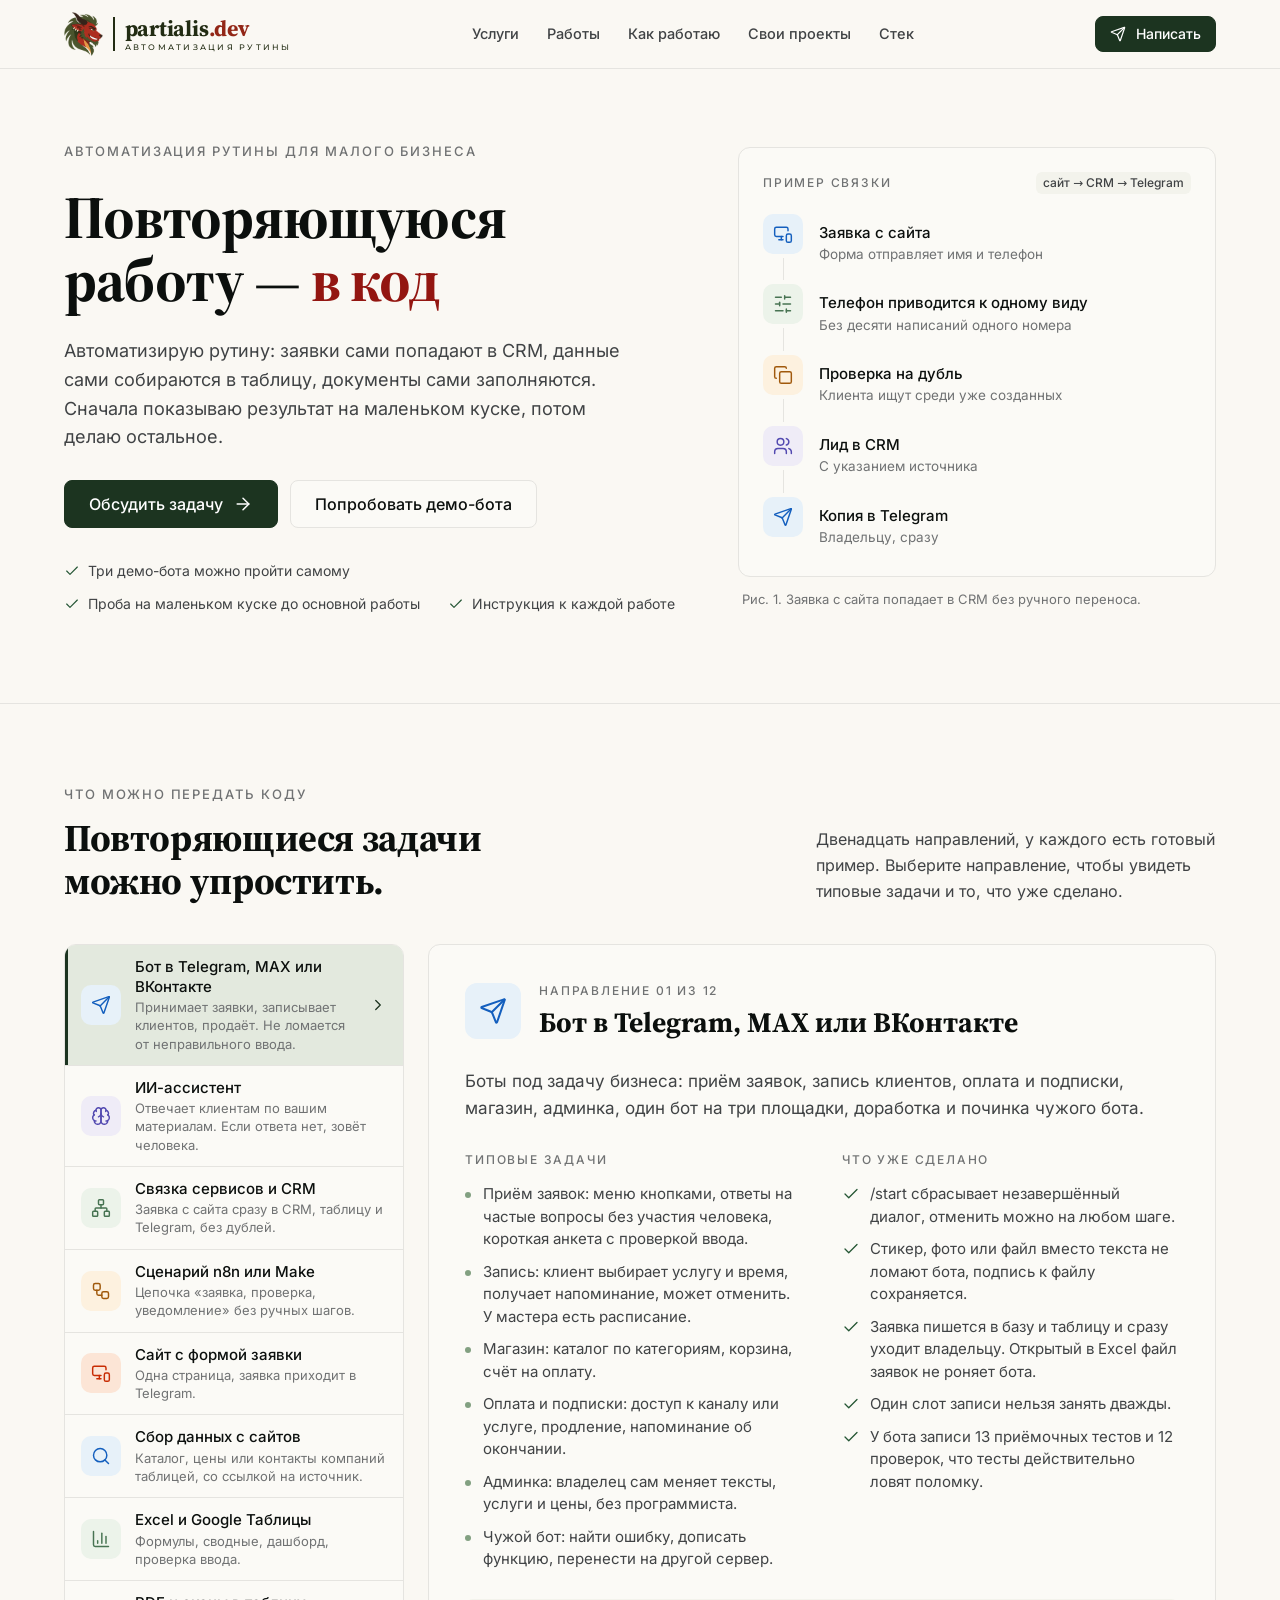
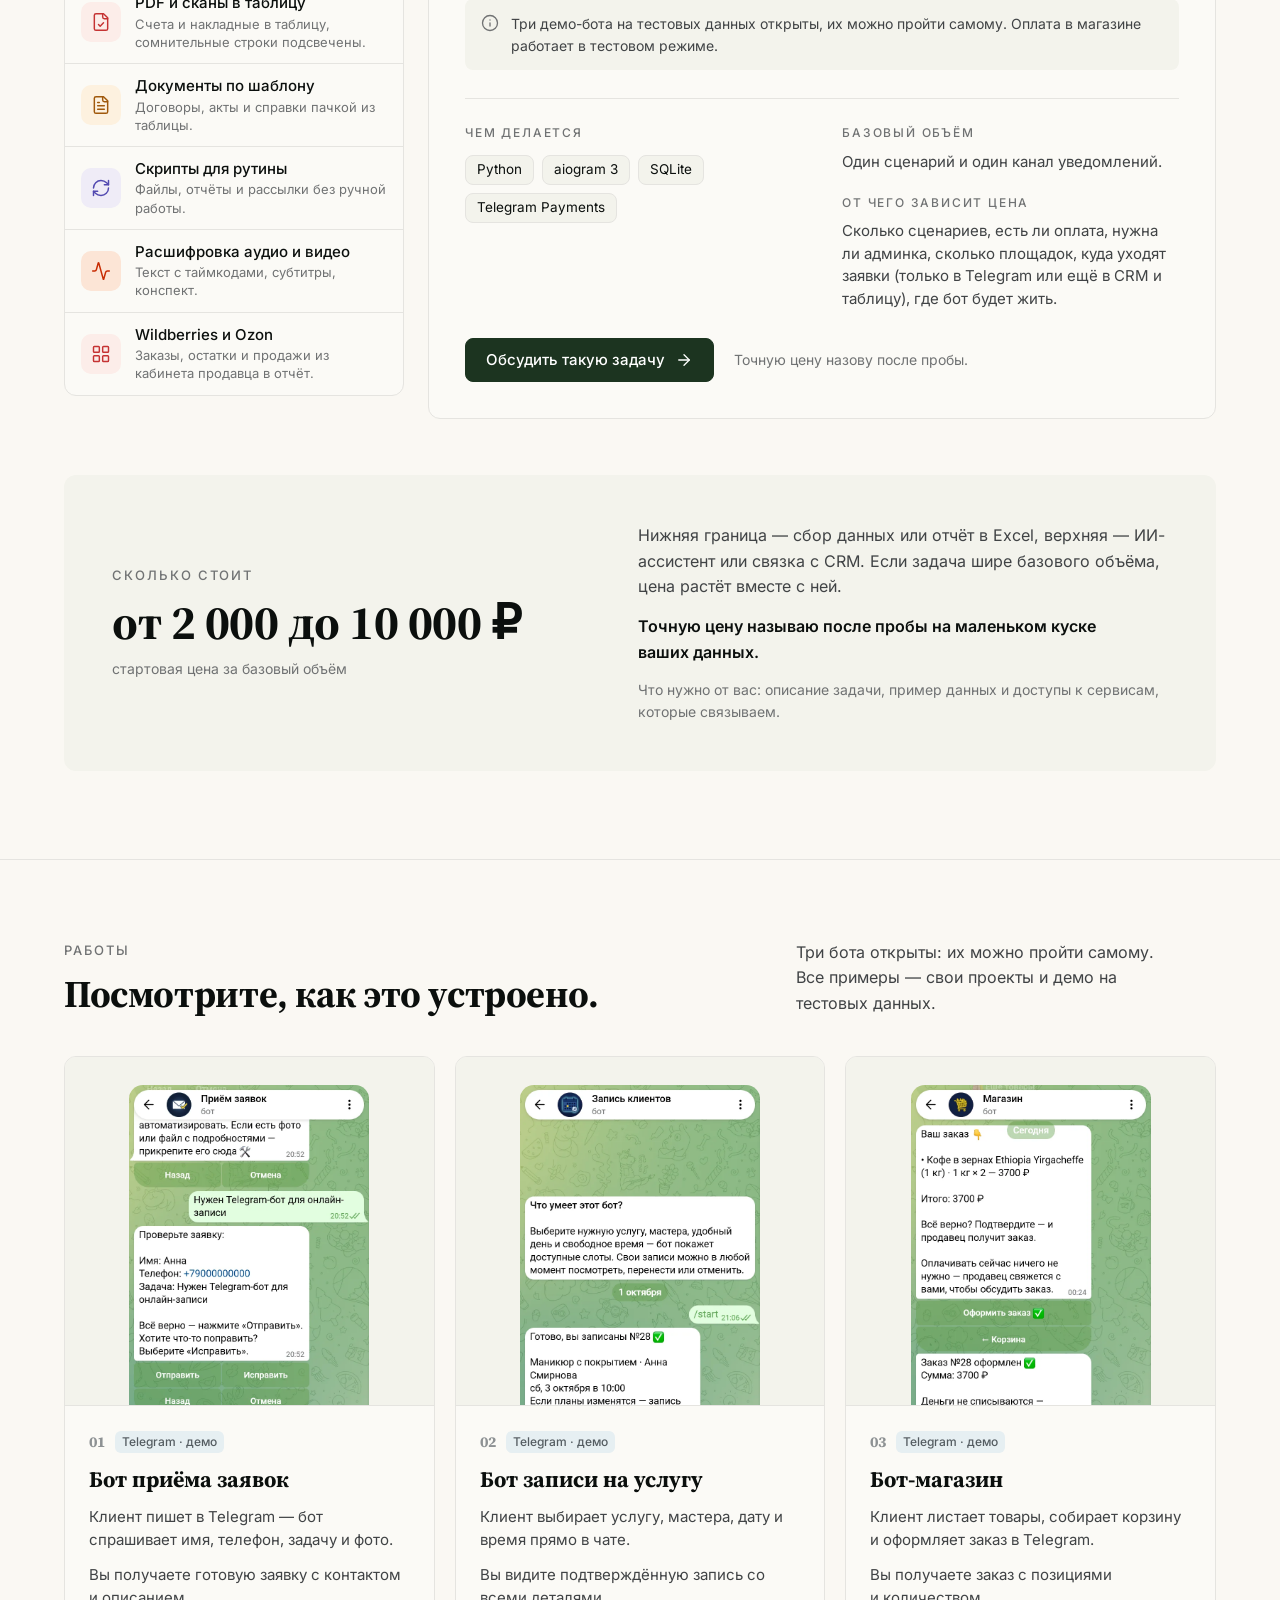
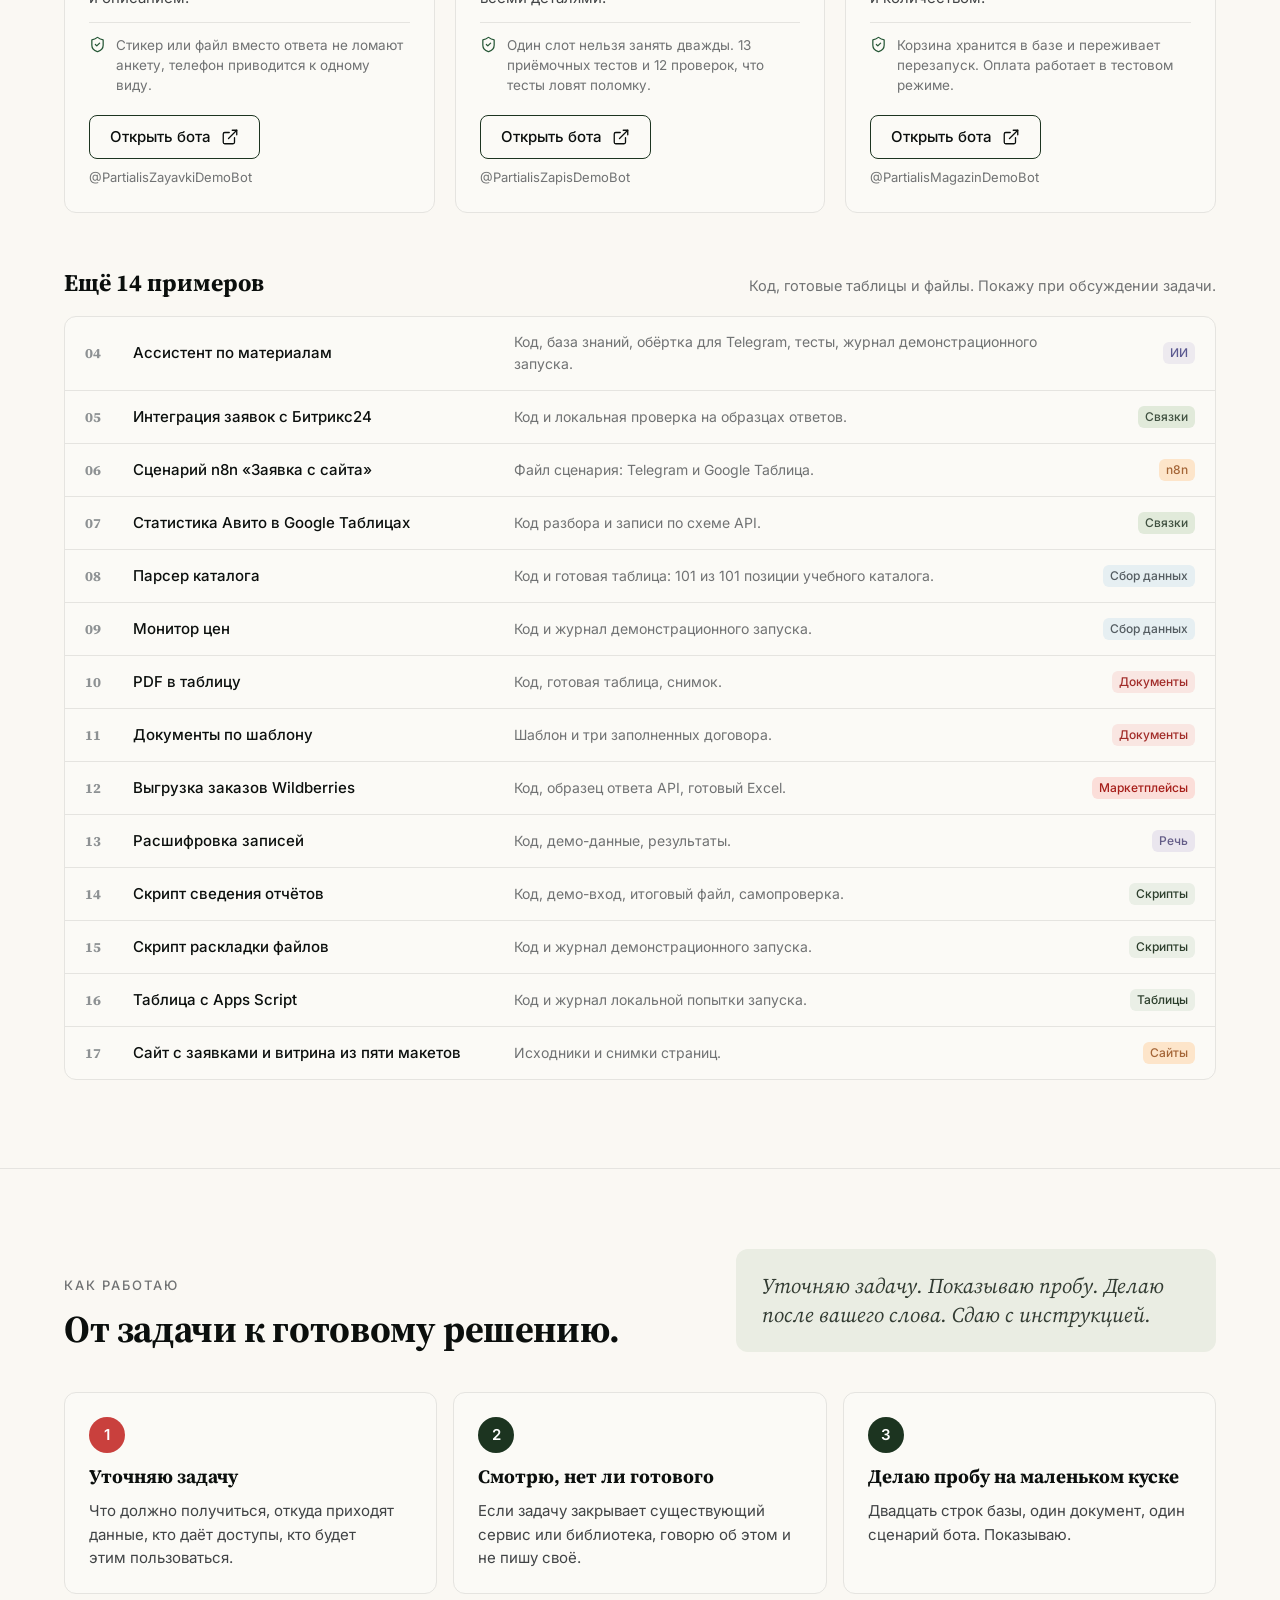
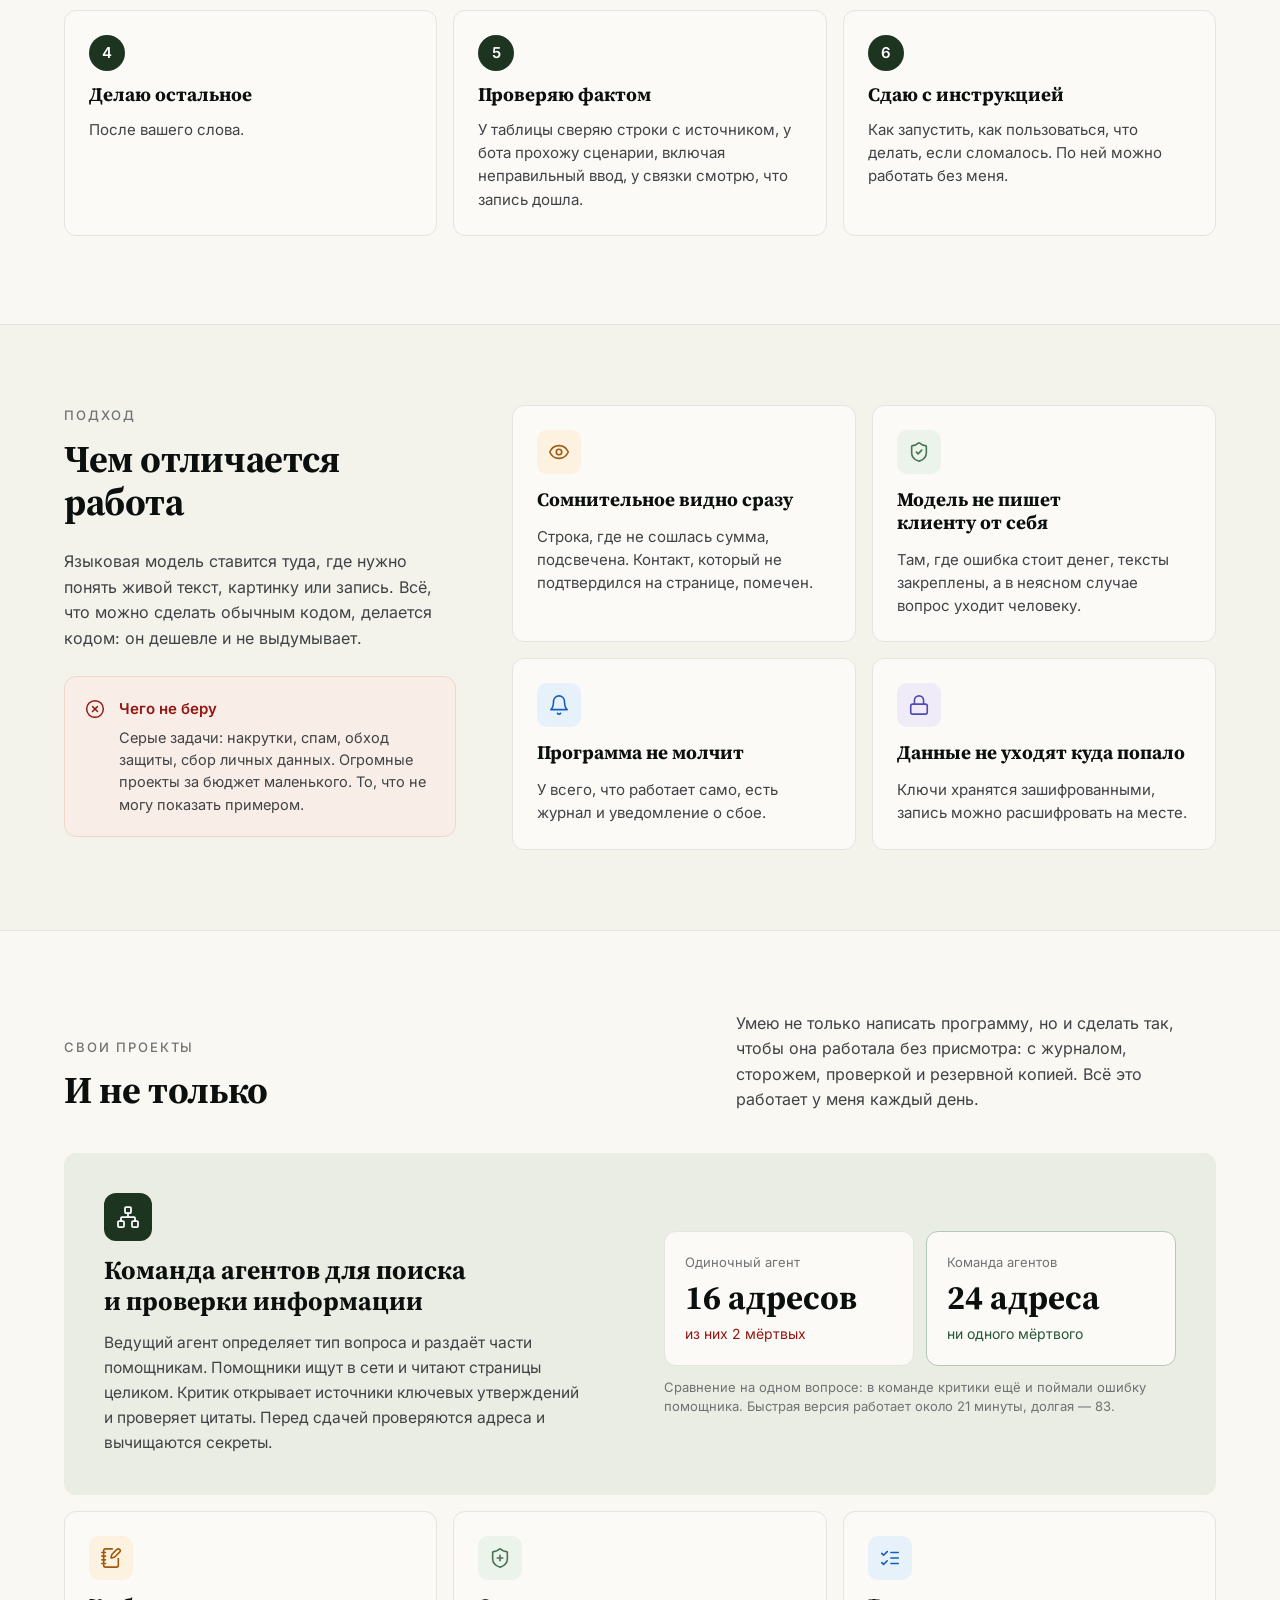
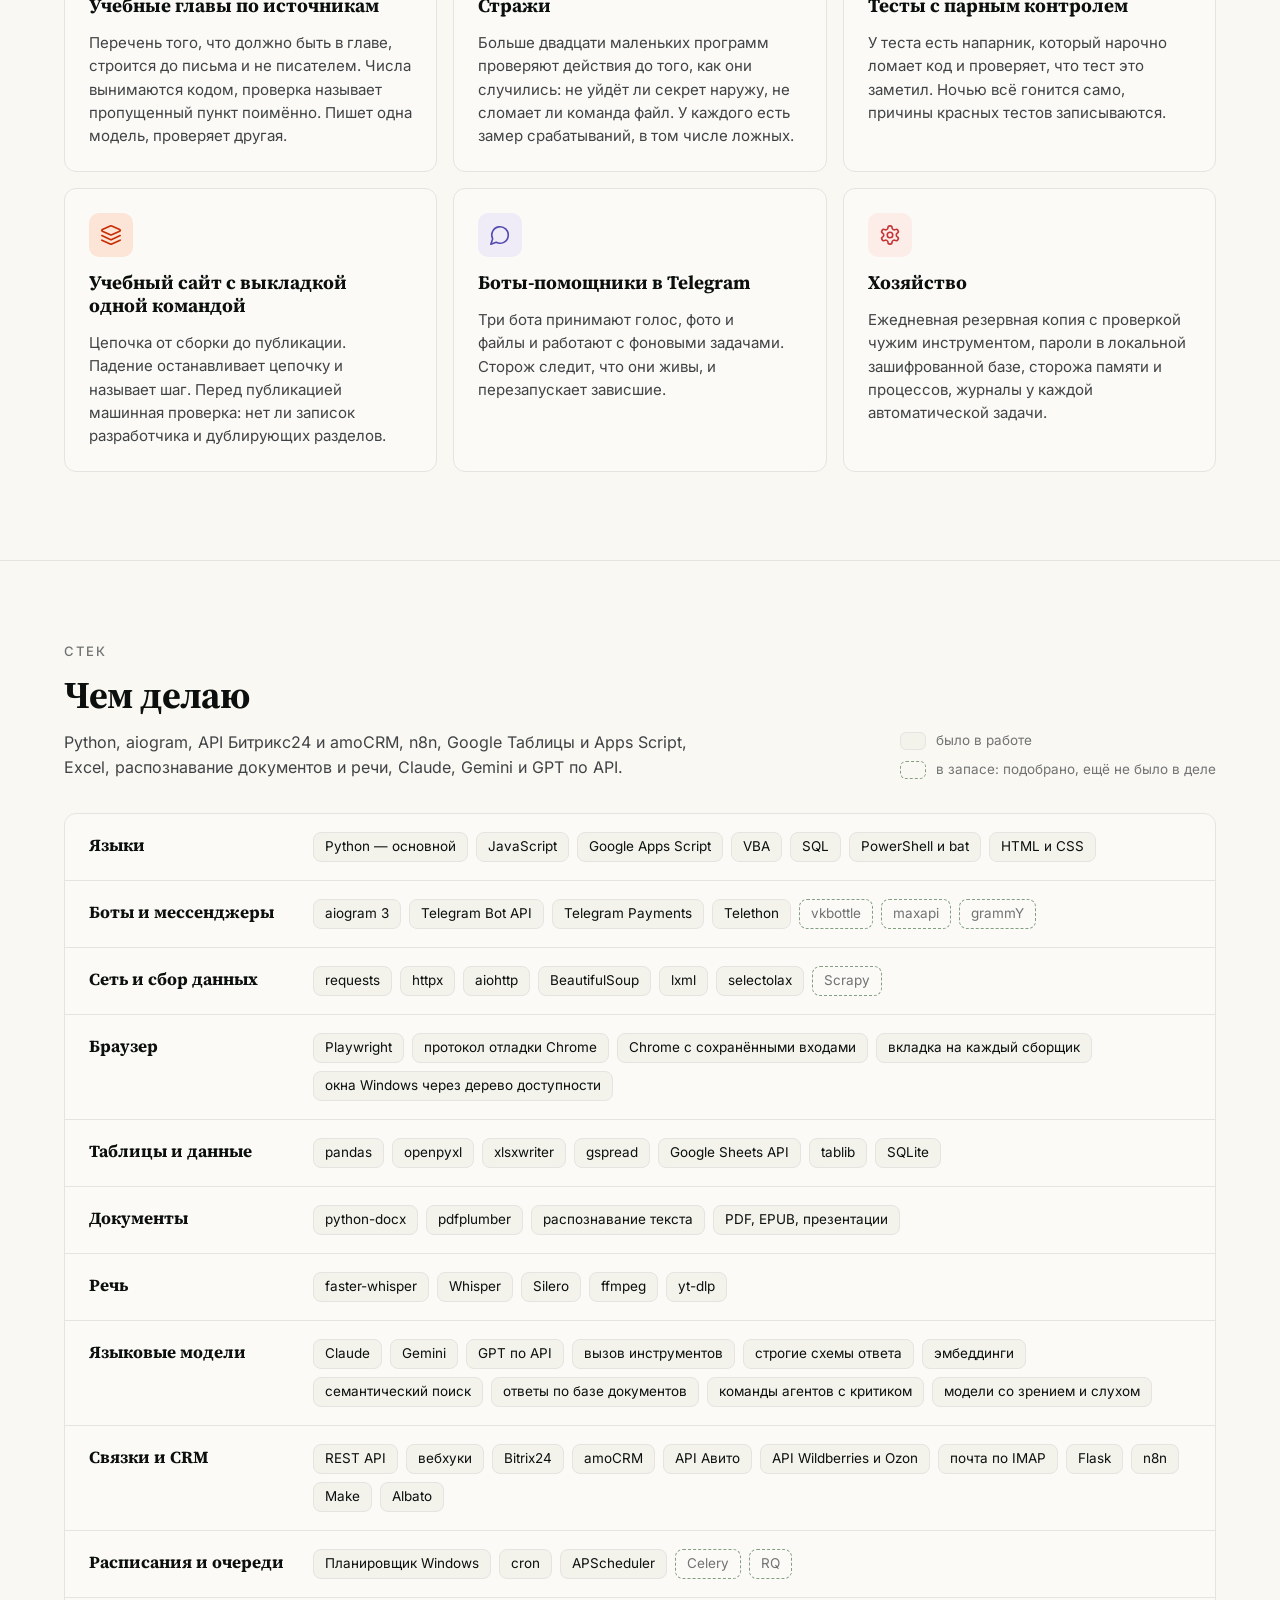
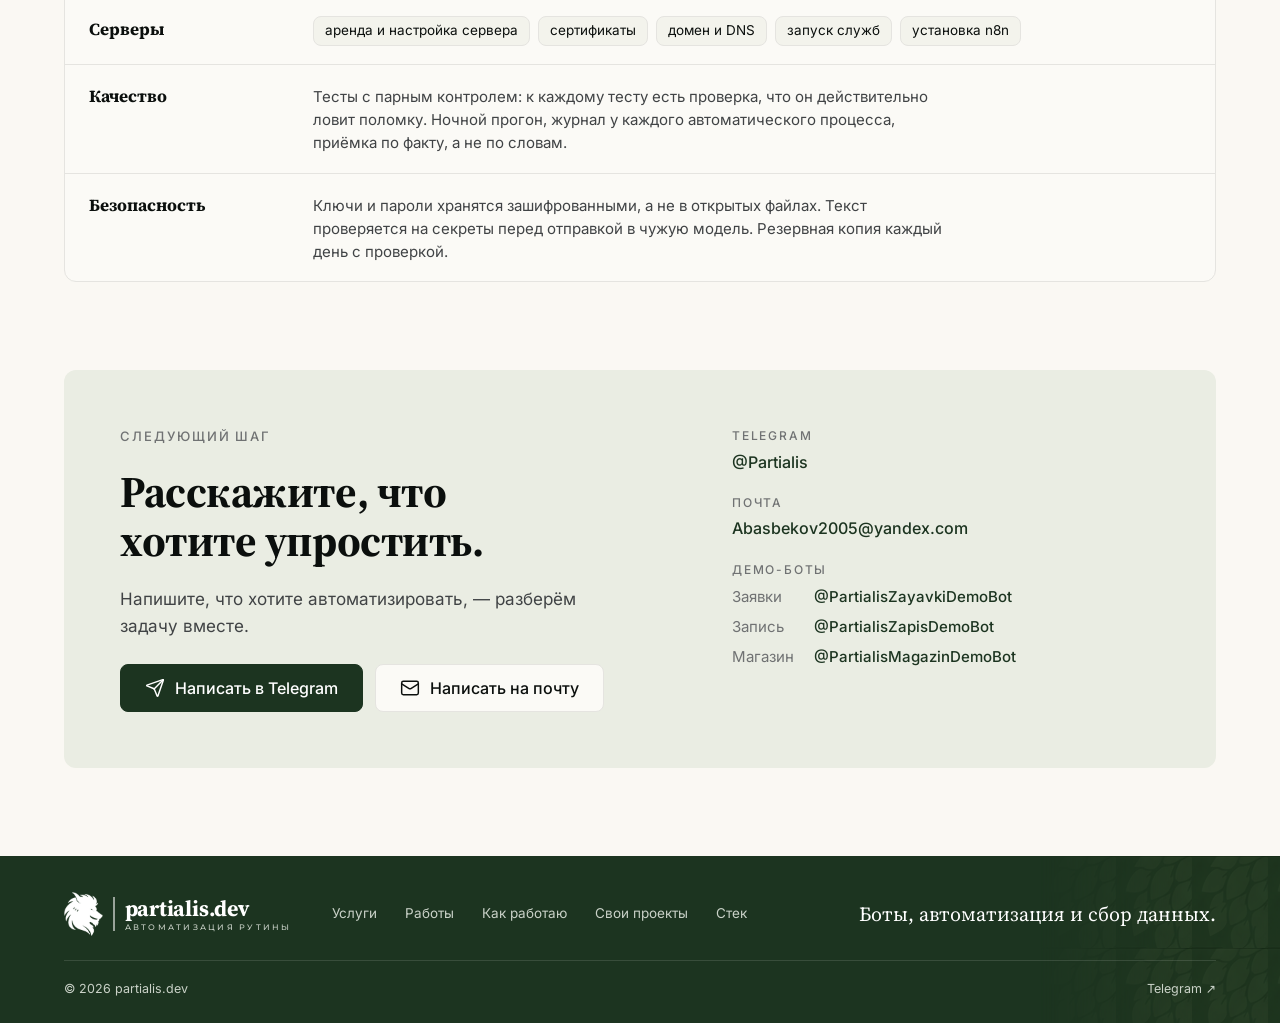
<file: index.html>
<!DOCTYPE html>
<html lang="ru">
<head>
<meta charset="utf-8">
<meta name="viewport" content="width=device-width, initial-scale=1">
<meta name="theme-color" content="#FAF8F3">
<title>Автоматизация для малого бизнеса — боты, отчёты, сбор данных, сайты | partialis.dev</title>
<meta name="description" content="Автоматизирую рутину: заявки сами попадают в CRM, данные сами собираются в таблицу, документы сами заполняются. Сначала показываю результат на маленьком куске, потом делаю остальное.">
<link rel="canonical" href="https://partialis.dev/">
<meta property="og:type" content="website">
<meta property="og:locale" content="ru_RU">
<meta property="og:url" content="https://partialis.dev/">
<meta property="og:title" content="Автоматизация для малого бизнеса — боты, отчёты, сбор данных, сайты | partialis.dev">
<meta property="og:description" content="Автоматизирую рутину: заявки сами попадают в CRM, данные сами собираются в таблицу, документы сами заполняются. Сначала показываю результат на маленьком куске, потом делаю остальное.">
<link rel="icon" type="image/png" href="assets/favicon.png">
<link rel="preload" href="fonts/Inter-Variable-cyrillic.woff2" as="font" type="font/woff2" crossorigin>
<link rel="preload" href="fonts/SourceSerif4-Variable-cyrillic.woff2" as="font" type="font/woff2" crossorigin>
<link rel="stylesheet" href="стиль.css?v=137ab4bb">
<noscript><style>.usl-panel[hidden]{display:flex!important}</style></noscript>
</head>
<body>
<header style="position: sticky; top: 0px; z-index: 20; background: var(--paper); border-bottom: 1px solid var(--border);">
  <div class="shapka" style="max-width: 1200px; margin: 0px auto; padding: 12px 24px; display: flex; align-items: center; gap: 16px 32px; flex-wrap: wrap;">
    <a href="#top" style="display: flex; align-items: center; gap: 10px; text-decoration: none;">
      <img src="assets/emblem.png" alt="" width="39" height="44" style="height: 44px; width: auto; display: block;">
      <span style="width: 1.5px; height: 34px; background: var(--logo-ink);"></span>
      <span style="display: flex; flex-direction: column; gap: 5px;">
        <span style="font-family: var(--font-serif); font-weight: 700; font-size: 22px; line-height: 1; letter-spacing: -0.01em; color: var(--logo-ink);">partialis<span style="color: var(--logo-red-word);">.dev</span></span>
        <span style="font-family: var(--font-logo-caps); font-weight: 500; font-size: 7.5px; line-height: 1; letter-spacing: 0.3em; text-transform: uppercase; color: var(--logo-ink);">Автоматизация рутины</span>
      </span>
    </a>
    <nav class="shapka-nav" style="flex: 1 1 auto; display: flex; justify-content: center; flex-wrap: wrap; gap: 8px 28px;">
      <a href="#uslugi" class="scp0" style="font-size: 14.5px; font-weight: 500; color: var(--ink-700);">Услуги</a>
      <a href="#raboty" class="scp0" style="font-size: 14.5px; font-weight: 500; color: var(--ink-700);">Работы</a>
      <a href="#process" class="scp0" style="font-size: 14.5px; font-weight: 500; color: var(--ink-700);">Как работаю</a>
      <a href="#proekty" class="scp0" style="font-size: 14.5px; font-weight: 500; color: var(--ink-700);">Свои проекты</a>
      <a href="#stek" class="scp0" style="font-size: 14.5px; font-weight: 500; color: var(--ink-700);">Стек</a>
    </nav>
    <a href="https://t.me/Partialis" target="_blank" rel="noopener" style="display: inline-flex; align-items: center; justify-content: center; gap: 10px; height: 36px; padding: 0px 14px; border-radius: var(--radius-control); font-family: var(--font-ui); font-size: 14px; font-weight: 500; line-height: 1.2; cursor: pointer; opacity: 1; transition: background var(--dur-fast), border-color var(--dur-fast); white-space: nowrap; text-decoration: none; box-sizing: border-box; background: var(--forest-900); color: rgb(255, 255, 255); border: 1px solid var(--forest-900);" class="kn kn-primary"><svg xmlns="http://www.w3.org/2000/svg" width="16" height="16" viewBox="0 0 24 24" fill="none" stroke="currentColor" stroke-width="1.75" stroke-linecap="round" stroke-linejoin="round" aria-hidden="true" style="flex-shrink: 0; display: block;"><path d="M14.536 21.686a.5.5 0 0 0 .937-.024l6.5-19a.496.496 0 0 0-.635-.635l-19 6.5a.5.5 0 0 0-.024.937l7.93 3.18a2 2 0 0 1 1.112 1.11z"></path><path d="m21.854 2.147-10.94 10.939"></path></svg>Написать</a>
  </div></header><section id="top" style="max-width: 1200px; margin: 0px auto; padding: 72px 24px 88px; display: flex; flex-wrap: wrap; gap: 56px; align-items: center;">
  <div style="flex: 1 1 520px; min-width: 0px; display: flex; flex-direction: column; gap: 24px;">
    <p class="pd-eyebrow">Автоматизация рутины для малого бизнеса</p>
    <h1 style="font-size: clamp(38px, 5.6vw, 60px); line-height: 1.06; letter-spacing: -0.015em; max-width: 15ch;">Повторяющуюся работу — <span style="color: var(--red-800); white-space: nowrap;">в&nbsp;код</span></h1>
    <p style="font-size: 18px; line-height: 1.6; color: var(--ink-700); max-width: 54ch;">Автоматизирую рутину: заявки сами попадают в CRM, данные сами собираются в таблицу, документы сами заполняются. Сначала показываю результат на маленьком куске, потом делаю остальное.</p>
    <div style="display: flex; flex-wrap: wrap; gap: 12px; align-items: center; padding-top: 4px;">
      <a href="https://t.me/Partialis" target="_blank" rel="noopener" style="display: inline-flex; align-items: center; justify-content: center; gap: 10px; height: 48px; padding: 0px 24px; border-radius: var(--radius-control); font-family: var(--font-ui); font-size: 16px; font-weight: 500; line-height: 1.2; cursor: pointer; opacity: 1; transition: background var(--dur-fast), border-color var(--dur-fast); white-space: nowrap; text-decoration: none; box-sizing: border-box; background: var(--forest-900); color: rgb(255, 255, 255); border: 1px solid var(--forest-900);" class="kn kn-primary">Обсудить задачу<svg xmlns="http://www.w3.org/2000/svg" width="20" height="20" viewBox="0 0 24 24" fill="none" stroke="currentColor" stroke-width="1.75" stroke-linecap="round" stroke-linejoin="round" aria-hidden="true" style="flex-shrink: 0; display: block;"><path d="M5 12h14"></path><path d="m12 5 7 7-7 7"></path></svg></a>
      <a href="#raboty" style="display: inline-flex; align-items: center; justify-content: center; gap: 10px; height: 48px; padding: 0px 24px; border-radius: var(--radius-control); font-family: var(--font-ui); font-size: 16px; font-weight: 500; line-height: 1.2; cursor: pointer; opacity: 1; transition: background var(--dur-fast), border-color var(--dur-fast); white-space: nowrap; text-decoration: none; box-sizing: border-box; background: var(--surface); color: var(--ink-900); border: 1px solid var(--border);" class="kn kn-outline">Попробовать демо-бота</a>
    </div>
    <ul style="list-style: none; margin: 8px 0px 0px; padding: 0px; display: flex; flex-wrap: wrap; gap: 10px 28px;">
      
        <li style="display: flex; gap: 8px; align-items: center; font-size: 14px; color: var(--ink-700);">
          <svg xmlns="http://www.w3.org/2000/svg" width="16" height="16" viewBox="0 0 24 24" fill="none" stroke="var(--forest-700)" stroke-width="1.75" stroke-linecap="round" stroke-linejoin="round" aria-hidden="true" style="flex-shrink: 0; display: block;"><path d="M20 6 9 17l-5-5"></path></svg>
          <span>Три демо-бота можно пройти самому</span>
        </li>
      
        <li style="display: flex; gap: 8px; align-items: center; font-size: 14px; color: var(--ink-700);">
          <svg xmlns="http://www.w3.org/2000/svg" width="16" height="16" viewBox="0 0 24 24" fill="none" stroke="var(--forest-700)" stroke-width="1.75" stroke-linecap="round" stroke-linejoin="round" aria-hidden="true" style="flex-shrink: 0; display: block;"><path d="M20 6 9 17l-5-5"></path></svg>
          <span>Проба на маленьком куске до основной работы</span>
        </li>
      
        <li style="display: flex; gap: 8px; align-items: center; font-size: 14px; color: var(--ink-700);">
          <svg xmlns="http://www.w3.org/2000/svg" width="16" height="16" viewBox="0 0 24 24" fill="none" stroke="var(--forest-700)" stroke-width="1.75" stroke-linecap="round" stroke-linejoin="round" aria-hidden="true" style="flex-shrink: 0; display: block;"><path d="M20 6 9 17l-5-5"></path></svg>
          <span>Инструкция к каждой работе</span>
        </li>
      
    </ul>
  </div>

  <figure style="flex: 1 1 380px; max-width: 480px; min-width: 0px; margin: 0px; display: flex; flex-direction: column; gap: 12px;">
    <div style="background: var(--surface); border: 1px solid var(--border); border-radius: 12px; padding: 24px 24px 8px;">
      <div style="display: flex; justify-content: space-between; align-items: center; gap: 12px; margin-bottom: 20px;">
        <span class="pd-eyebrow" style="font-size: 12px;">Пример связки</span>
        <span style="display: inline-flex; align-items: center; height: 22px; padding: 0px 7px; border-radius: var(--radius-badge); background: var(--panel); color: var(--ink-700); font-family: var(--font-ui); font-size: 12px; font-weight: 500; line-height: 1; white-space: nowrap;">сайт → CRM → Telegram</span>
      </div>
      
        <div style="display: flex; gap: 16px; align-items: stretch;">
          <div style="display: flex; flex-direction: column; align-items: center;">
            <span style="width: 40px; height: 40px; border-radius: 10px; background: var(--tint-blue-bg); color: var(--tint-blue-fg); display: inline-flex; align-items: center; justify-content: center; flex-shrink: 0;"><svg xmlns="http://www.w3.org/2000/svg" width="20" height="20" viewBox="0 0 24 24" fill="none" stroke="currentColor" stroke-width="1.75" stroke-linecap="round" stroke-linejoin="round" aria-hidden="true" style="flex-shrink: 0; display: block;"><path d="M18 8V6a2 2 0 0 0-2-2H4a2 2 0 0 0-2 2v7a2 2 0 0 0 2 2h8"></path><path d="M10 19v-3.96 3.15"></path><path d="M7 19h5"></path><rect width="6" height="10" x="16" y="12" rx="2"></rect></svg></span>
            
              <span style="flex: 1 1 0%; width: 1px; min-height: 16px; background: var(--border); margin: 4px 0px;"></span>
            
          </div>
          <div style="padding: 9px 0px 20px; display: flex; flex-direction: column; gap: 2px; min-width: 0px;">
            <p style="font-size: 15px; font-weight: 500; color: var(--ink-900); line-height: 1.35;">Заявка с сайта</p>
            <p style="font-size: 13.5px; color: var(--ink-500); line-height: 1.45;">Форма отправляет имя и телефон</p>
          </div>
        </div>
      
        <div style="display: flex; gap: 16px; align-items: stretch;">
          <div style="display: flex; flex-direction: column; align-items: center;">
            <span style="width: 40px; height: 40px; border-radius: 10px; background: var(--tint-green-bg); color: var(--tint-green-fg); display: inline-flex; align-items: center; justify-content: center; flex-shrink: 0;"><svg xmlns="http://www.w3.org/2000/svg" width="20" height="20" viewBox="0 0 24 24" fill="none" stroke="currentColor" stroke-width="1.75" stroke-linecap="round" stroke-linejoin="round" aria-hidden="true" style="flex-shrink: 0; display: block;"><line x1="21" x2="14" y1="4" y2="4"></line><line x1="10" x2="3" y1="4" y2="4"></line><line x1="21" x2="12" y1="12" y2="12"></line><line x1="8" x2="3" y1="12" y2="12"></line><line x1="21" x2="16" y1="20" y2="20"></line><line x1="12" x2="3" y1="20" y2="20"></line><line x1="14" x2="14" y1="2" y2="6"></line><line x1="8" x2="8" y1="10" y2="14"></line><line x1="16" x2="16" y1="18" y2="22"></line></svg></span>
            
              <span style="flex: 1 1 0%; width: 1px; min-height: 16px; background: var(--border); margin: 4px 0px;"></span>
            
          </div>
          <div style="padding: 9px 0px 20px; display: flex; flex-direction: column; gap: 2px; min-width: 0px;">
            <p style="font-size: 15px; font-weight: 500; color: var(--ink-900); line-height: 1.35;">Телефон приводится к одному виду</p>
            <p style="font-size: 13.5px; color: var(--ink-500); line-height: 1.45;">Без десяти написаний одного номера</p>
          </div>
        </div>
      
        <div style="display: flex; gap: 16px; align-items: stretch;">
          <div style="display: flex; flex-direction: column; align-items: center;">
            <span style="width: 40px; height: 40px; border-radius: 10px; background: var(--tint-amber-bg); color: var(--tint-amber-fg); display: inline-flex; align-items: center; justify-content: center; flex-shrink: 0;"><svg xmlns="http://www.w3.org/2000/svg" width="20" height="20" viewBox="0 0 24 24" fill="none" stroke="currentColor" stroke-width="1.75" stroke-linecap="round" stroke-linejoin="round" aria-hidden="true" style="flex-shrink: 0; display: block;"><rect width="14" height="14" x="8" y="8" rx="2" ry="2"></rect><path d="M4 16c-1.1 0-2-.9-2-2V4c0-1.1.9-2 2-2h10c1.1 0 2 .9 2 2"></path></svg></span>
            
              <span style="flex: 1 1 0%; width: 1px; min-height: 16px; background: var(--border); margin: 4px 0px;"></span>
            
          </div>
          <div style="padding: 9px 0px 20px; display: flex; flex-direction: column; gap: 2px; min-width: 0px;">
            <p style="font-size: 15px; font-weight: 500; color: var(--ink-900); line-height: 1.35;">Проверка на дубль</p>
            <p style="font-size: 13.5px; color: var(--ink-500); line-height: 1.45;">Клиента ищут среди уже созданных</p>
          </div>
        </div>
      
        <div style="display: flex; gap: 16px; align-items: stretch;">
          <div style="display: flex; flex-direction: column; align-items: center;">
            <span style="width: 40px; height: 40px; border-radius: 10px; background: var(--tint-violet-bg); color: var(--tint-violet-fg); display: inline-flex; align-items: center; justify-content: center; flex-shrink: 0;"><svg xmlns="http://www.w3.org/2000/svg" width="20" height="20" viewBox="0 0 24 24" fill="none" stroke="currentColor" stroke-width="1.75" stroke-linecap="round" stroke-linejoin="round" aria-hidden="true" style="flex-shrink: 0; display: block;"><path d="M16 21v-2a4 4 0 0 0-4-4H6a4 4 0 0 0-4 4v2"></path><circle cx="9" cy="7" r="4"></circle><path d="M22 21v-2a4 4 0 0 0-3-3.87"></path><path d="M16 3.13a4 4 0 0 1 0 7.75"></path></svg></span>
            
              <span style="flex: 1 1 0%; width: 1px; min-height: 16px; background: var(--border); margin: 4px 0px;"></span>
            
          </div>
          <div style="padding: 9px 0px 20px; display: flex; flex-direction: column; gap: 2px; min-width: 0px;">
            <p style="font-size: 15px; font-weight: 500; color: var(--ink-900); line-height: 1.35;">Лид в CRM</p>
            <p style="font-size: 13.5px; color: var(--ink-500); line-height: 1.45;">С указанием источника</p>
          </div>
        </div>
      
        <div style="display: flex; gap: 16px; align-items: stretch;">
          <div style="display: flex; flex-direction: column; align-items: center;">
            <span style="width: 40px; height: 40px; border-radius: 10px; background: var(--tint-blue-bg); color: var(--tint-blue-fg); display: inline-flex; align-items: center; justify-content: center; flex-shrink: 0;"><svg xmlns="http://www.w3.org/2000/svg" width="20" height="20" viewBox="0 0 24 24" fill="none" stroke="currentColor" stroke-width="1.75" stroke-linecap="round" stroke-linejoin="round" aria-hidden="true" style="flex-shrink: 0; display: block;"><path d="M14.536 21.686a.5.5 0 0 0 .937-.024l6.5-19a.496.496 0 0 0-.635-.635l-19 6.5a.5.5 0 0 0-.024.937l7.93 3.18a2 2 0 0 1 1.112 1.11z"></path><path d="m21.854 2.147-10.94 10.939"></path></svg></span>
            
          </div>
          <div style="padding: 9px 0px 20px; display: flex; flex-direction: column; gap: 2px; min-width: 0px;">
            <p style="font-size: 15px; font-weight: 500; color: var(--ink-900); line-height: 1.35;">Копия в Telegram</p>
            <p style="font-size: 13.5px; color: var(--ink-500); line-height: 1.45;">Владельцу, сразу</p>
          </div>
        </div>
      
    </div>
    <figcaption style="font-size: 13px; color: var(--ink-500); padding-left: 4px;">Рис. 1. Заявка с сайта попадает в CRM без ручного переноса.</figcaption>
  </figure></section><section id="uslugi" style="border-top: 1px solid var(--border);">
  <div style="max-width: 1200px; margin: 0px auto; padding: 80px 24px 56px;">
    <div style="display: flex; flex-wrap: wrap; gap: 16px 48px; align-items: flex-end; justify-content: space-between; margin-bottom: 40px;">
      <div style="display: flex; flex-direction: column; gap: 12px; max-width: 640px;">
        <p class="pd-eyebrow">Что можно передать коду</p>
        <h2 style="font-size: clamp(28px, 3.4vw, 38px); line-height: 1.15; letter-spacing: -0.01em;">Повторяющиеся задачи можно упростить.</h2>
      </div>
      <p style="max-width: 400px; font-size: 16px; color: var(--ink-700);">Двенадцать направлений, у каждого есть готовый пример. Выберите направление, чтобы увидеть типовые задачи и то, что уже сделано.</p>
    </div>

    <div style="display: flex; flex-wrap: wrap; gap: 24px; align-items: flex-start;">
      <div style="flex: 1 1 340px; min-width: 0px; max-width: 100%; background: var(--surface); border: 1px solid var(--border); border-radius: 12px; overflow: hidden;">
        <div style="margin-bottom: -1px;">
          
            <button type="button" style="display: flex; align-items: center; gap: 14px; width: 100%; padding: 12px 16px; border-top-width: medium; border-right-width: medium; border-bottom: 1px solid var(--border); border-left-width: medium; border-top-style: none; border-right-style: none; border-left-style: none; border-top-color: currentcolor; border-right-color: currentcolor; border-left-color: currentcolor; border-image: initial; cursor: pointer; text-align: left; font-family: var(--font-sans); transition: background 180ms cubic-bezier(0.2, 0, 0, 1);" class="usl-btn" aria-controls="usl-1" aria-current="true">
              <span style="width: 40px; height: 40px; border-radius: 10px; background: var(--tint-blue-bg); color: var(--tint-blue-fg); display: inline-flex; align-items: center; justify-content: center; flex-shrink: 0;"><svg xmlns="http://www.w3.org/2000/svg" width="20" height="20" viewBox="0 0 24 24" fill="none" stroke="currentColor" stroke-width="1.75" stroke-linecap="round" stroke-linejoin="round" aria-hidden="true" style="flex-shrink: 0; display: block;"><path d="M14.536 21.686a.5.5 0 0 0 .937-.024l6.5-19a.496.496 0 0 0-.635-.635l-19 6.5a.5.5 0 0 0-.024.937l7.93 3.18a2 2 0 0 1 1.112 1.11z"></path><path d="m21.854 2.147-10.94 10.939"></path></svg></span>
              <span style="flex: 1 1 0%; min-width: 0px; display: flex; flex-direction: column; gap: 2px;">
                <span style="font-size: 15px; font-weight: 500; color: var(--ink-900); line-height: 1.3;">Бот в Telegram, MAX или ВКонтакте</span>
                <span style="font-size: 13px; color: var(--ink-500); line-height: 1.4;">Принимает заявки, записывает клиентов, продаёт. Не ломается от неправильного ввода.</span>
              </span>
              
                <svg xmlns="http://www.w3.org/2000/svg" width="18" height="18" viewBox="0 0 24 24" fill="none" stroke="var(--forest-900)" stroke-width="1.75" stroke-linecap="round" stroke-linejoin="round" aria-hidden="true" style="flex-shrink: 0; display: block;" class="usl-chev"><path d="m9 18 6-6-6-6"></path></svg>
              
            </button>
          
            <button type="button" style="display: flex; align-items: center; gap: 14px; width: 100%; padding: 12px 16px; border-top-width: medium; border-right-width: medium; border-bottom: 1px solid var(--border); border-left-width: medium; border-top-style: none; border-right-style: none; border-left-style: none; border-top-color: currentcolor; border-right-color: currentcolor; border-left-color: currentcolor; border-image: initial; cursor: pointer; text-align: left; font-family: var(--font-sans); transition: background 180ms cubic-bezier(0.2, 0, 0, 1);" class="usl-btn" aria-controls="usl-2">
              <span style="width: 40px; height: 40px; border-radius: 10px; background: var(--tint-violet-bg); color: var(--tint-violet-fg); display: inline-flex; align-items: center; justify-content: center; flex-shrink: 0;"><svg xmlns="http://www.w3.org/2000/svg" width="20" height="20" viewBox="0 0 24 24" fill="none" stroke="currentColor" stroke-width="1.75" stroke-linecap="round" stroke-linejoin="round" aria-hidden="true" style="flex-shrink: 0; display: block;"><path d="M12 5a3 3 0 1 0-5.997.125 4 4 0 0 0-2.526 5.77 4 4 0 0 0 .556 6.588A4 4 0 1 0 12 18Z"></path><path d="M12 5a3 3 0 1 1 5.997.125 4 4 0 0 1 2.526 5.77 4 4 0 0 1-.556 6.588A4 4 0 1 1 12 18Z"></path><path d="M15 13a4.5 4.5 0 0 1-3-4 4.5 4.5 0 0 1-3 4"></path><path d="M17.599 6.5a3 3 0 0 0 .399-1.375"></path><path d="M6.003 5.125A3 3 0 0 0 6.401 6.5"></path><path d="M3.477 10.896a4 4 0 0 1 .585-.396"></path><path d="M19.938 10.5a4 4 0 0 1 .585.396"></path><path d="M6 18a4 4 0 0 1-1.967-.516"></path><path d="M19.967 17.484A4 4 0 0 1 18 18"></path></svg></span>
              <span style="flex: 1 1 0%; min-width: 0px; display: flex; flex-direction: column; gap: 2px;">
                <span style="font-size: 15px; font-weight: 500; color: var(--ink-900); line-height: 1.3;">ИИ-ассистент</span>
                <span style="font-size: 13px; color: var(--ink-500); line-height: 1.4;">Отвечает клиентам по вашим материалам. Если ответа нет, зовёт человека.</span>
              </span>
              
            <svg xmlns="http://www.w3.org/2000/svg" width="18" height="18" viewBox="0 0 24 24" fill="none" stroke="var(--forest-900)" stroke-width="1.75" stroke-linecap="round" stroke-linejoin="round" aria-hidden="true" style="flex-shrink: 0; display: block;" class="usl-chev"><path d="m9 18 6-6-6-6"></path></svg></button>
          
            <button type="button" style="display: flex; align-items: center; gap: 14px; width: 100%; padding: 12px 16px; border-top-width: medium; border-right-width: medium; border-bottom: 1px solid var(--border); border-left-width: medium; border-top-style: none; border-right-style: none; border-left-style: none; border-top-color: currentcolor; border-right-color: currentcolor; border-left-color: currentcolor; border-image: initial; cursor: pointer; text-align: left; font-family: var(--font-sans); transition: background 180ms cubic-bezier(0.2, 0, 0, 1);" class="usl-btn" aria-controls="usl-3">
              <span style="width: 40px; height: 40px; border-radius: 10px; background: var(--tint-green-bg); color: var(--tint-green-fg); display: inline-flex; align-items: center; justify-content: center; flex-shrink: 0;"><svg xmlns="http://www.w3.org/2000/svg" width="20" height="20" viewBox="0 0 24 24" fill="none" stroke="currentColor" stroke-width="1.75" stroke-linecap="round" stroke-linejoin="round" aria-hidden="true" style="flex-shrink: 0; display: block;"><rect x="16" y="16" width="6" height="6" rx="1"></rect><rect x="2" y="16" width="6" height="6" rx="1"></rect><rect x="9" y="2" width="6" height="6" rx="1"></rect><path d="M5 16v-3a1 1 0 0 1 1-1h12a1 1 0 0 1 1 1v3"></path><path d="M12 12V8"></path></svg></span>
              <span style="flex: 1 1 0%; min-width: 0px; display: flex; flex-direction: column; gap: 2px;">
                <span style="font-size: 15px; font-weight: 500; color: var(--ink-900); line-height: 1.3;">Связка сервисов и CRM</span>
                <span style="font-size: 13px; color: var(--ink-500); line-height: 1.4;">Заявка с сайта сразу в CRM, таблицу и Telegram, без дублей.</span>
              </span>
              
            <svg xmlns="http://www.w3.org/2000/svg" width="18" height="18" viewBox="0 0 24 24" fill="none" stroke="var(--forest-900)" stroke-width="1.75" stroke-linecap="round" stroke-linejoin="round" aria-hidden="true" style="flex-shrink: 0; display: block;" class="usl-chev"><path d="m9 18 6-6-6-6"></path></svg></button>
          
            <button type="button" style="display: flex; align-items: center; gap: 14px; width: 100%; padding: 12px 16px; border-top-width: medium; border-right-width: medium; border-bottom: 1px solid var(--border); border-left-width: medium; border-top-style: none; border-right-style: none; border-left-style: none; border-top-color: currentcolor; border-right-color: currentcolor; border-left-color: currentcolor; border-image: initial; cursor: pointer; text-align: left; font-family: var(--font-sans); transition: background 180ms cubic-bezier(0.2, 0, 0, 1);" class="usl-btn" aria-controls="usl-4">
              <span style="width: 40px; height: 40px; border-radius: 10px; background: var(--tint-amber-bg); color: var(--tint-amber-fg); display: inline-flex; align-items: center; justify-content: center; flex-shrink: 0;"><svg xmlns="http://www.w3.org/2000/svg" width="20" height="20" viewBox="0 0 24 24" fill="none" stroke="currentColor" stroke-width="1.75" stroke-linecap="round" stroke-linejoin="round" aria-hidden="true" style="flex-shrink: 0; display: block;"><rect width="8" height="8" x="3" y="3" rx="2"></rect><path d="M7 11v4a2 2 0 0 0 2 2h4"></path><rect width="8" height="8" x="13" y="13" rx="2"></rect></svg></span>
              <span style="flex: 1 1 0%; min-width: 0px; display: flex; flex-direction: column; gap: 2px;">
                <span style="font-size: 15px; font-weight: 500; color: var(--ink-900); line-height: 1.3;">Сценарий n8n или Make</span>
                <span style="font-size: 13px; color: var(--ink-500); line-height: 1.4;">Цепочка «заявка, проверка, уведомление» без ручных шагов.</span>
              </span>
              
            <svg xmlns="http://www.w3.org/2000/svg" width="18" height="18" viewBox="0 0 24 24" fill="none" stroke="var(--forest-900)" stroke-width="1.75" stroke-linecap="round" stroke-linejoin="round" aria-hidden="true" style="flex-shrink: 0; display: block;" class="usl-chev"><path d="m9 18 6-6-6-6"></path></svg></button>
          
            <button type="button" style="display: flex; align-items: center; gap: 14px; width: 100%; padding: 12px 16px; border-top-width: medium; border-right-width: medium; border-bottom: 1px solid var(--border); border-left-width: medium; border-top-style: none; border-right-style: none; border-left-style: none; border-top-color: currentcolor; border-right-color: currentcolor; border-left-color: currentcolor; border-image: initial; cursor: pointer; text-align: left; font-family: var(--font-sans); transition: background 180ms cubic-bezier(0.2, 0, 0, 1);" class="usl-btn" aria-controls="usl-5">
              <span style="width: 40px; height: 40px; border-radius: 10px; background: var(--tint-orange-bg); color: var(--tint-orange-fg); display: inline-flex; align-items: center; justify-content: center; flex-shrink: 0;"><svg xmlns="http://www.w3.org/2000/svg" width="20" height="20" viewBox="0 0 24 24" fill="none" stroke="currentColor" stroke-width="1.75" stroke-linecap="round" stroke-linejoin="round" aria-hidden="true" style="flex-shrink: 0; display: block;"><path d="M18 8V6a2 2 0 0 0-2-2H4a2 2 0 0 0-2 2v7a2 2 0 0 0 2 2h8"></path><path d="M10 19v-3.96 3.15"></path><path d="M7 19h5"></path><rect width="6" height="10" x="16" y="12" rx="2"></rect></svg></span>
              <span style="flex: 1 1 0%; min-width: 0px; display: flex; flex-direction: column; gap: 2px;">
                <span style="font-size: 15px; font-weight: 500; color: var(--ink-900); line-height: 1.3;">Сайт с формой заявки</span>
                <span style="font-size: 13px; color: var(--ink-500); line-height: 1.4;">Одна страница, заявка приходит в Telegram.</span>
              </span>
              
            <svg xmlns="http://www.w3.org/2000/svg" width="18" height="18" viewBox="0 0 24 24" fill="none" stroke="var(--forest-900)" stroke-width="1.75" stroke-linecap="round" stroke-linejoin="round" aria-hidden="true" style="flex-shrink: 0; display: block;" class="usl-chev"><path d="m9 18 6-6-6-6"></path></svg></button>
          
            <button type="button" style="display: flex; align-items: center; gap: 14px; width: 100%; padding: 12px 16px; border-top-width: medium; border-right-width: medium; border-bottom: 1px solid var(--border); border-left-width: medium; border-top-style: none; border-right-style: none; border-left-style: none; border-top-color: currentcolor; border-right-color: currentcolor; border-left-color: currentcolor; border-image: initial; cursor: pointer; text-align: left; font-family: var(--font-sans); transition: background 180ms cubic-bezier(0.2, 0, 0, 1);" class="usl-btn" aria-controls="usl-6">
              <span style="width: 40px; height: 40px; border-radius: 10px; background: var(--tint-blue-bg); color: var(--tint-blue-fg); display: inline-flex; align-items: center; justify-content: center; flex-shrink: 0;"><svg xmlns="http://www.w3.org/2000/svg" width="20" height="20" viewBox="0 0 24 24" fill="none" stroke="currentColor" stroke-width="1.75" stroke-linecap="round" stroke-linejoin="round" aria-hidden="true" style="flex-shrink: 0; display: block;"><circle cx="11" cy="11" r="8"></circle><path d="m21 21-4.3-4.3"></path></svg></span>
              <span style="flex: 1 1 0%; min-width: 0px; display: flex; flex-direction: column; gap: 2px;">
                <span style="font-size: 15px; font-weight: 500; color: var(--ink-900); line-height: 1.3;">Сбор данных с сайтов</span>
                <span style="font-size: 13px; color: var(--ink-500); line-height: 1.4;">Каталог, цены или контакты компаний таблицей, со ссылкой на источник.</span>
              </span>
              
            <svg xmlns="http://www.w3.org/2000/svg" width="18" height="18" viewBox="0 0 24 24" fill="none" stroke="var(--forest-900)" stroke-width="1.75" stroke-linecap="round" stroke-linejoin="round" aria-hidden="true" style="flex-shrink: 0; display: block;" class="usl-chev"><path d="m9 18 6-6-6-6"></path></svg></button>
          
            <button type="button" style="display: flex; align-items: center; gap: 14px; width: 100%; padding: 12px 16px; border-top-width: medium; border-right-width: medium; border-bottom: 1px solid var(--border); border-left-width: medium; border-top-style: none; border-right-style: none; border-left-style: none; border-top-color: currentcolor; border-right-color: currentcolor; border-left-color: currentcolor; border-image: initial; cursor: pointer; text-align: left; font-family: var(--font-sans); transition: background 180ms cubic-bezier(0.2, 0, 0, 1);" class="usl-btn" aria-controls="usl-7">
              <span style="width: 40px; height: 40px; border-radius: 10px; background: var(--tint-green-bg); color: var(--tint-green-fg); display: inline-flex; align-items: center; justify-content: center; flex-shrink: 0;"><svg xmlns="http://www.w3.org/2000/svg" width="20" height="20" viewBox="0 0 24 24" fill="none" stroke="currentColor" stroke-width="1.75" stroke-linecap="round" stroke-linejoin="round" aria-hidden="true" style="flex-shrink: 0; display: block;"><path d="M3 3v16a2 2 0 0 0 2 2h16"></path><path d="M18 17V9"></path><path d="M13 17V5"></path><path d="M8 17v-3"></path></svg></span>
              <span style="flex: 1 1 0%; min-width: 0px; display: flex; flex-direction: column; gap: 2px;">
                <span style="font-size: 15px; font-weight: 500; color: var(--ink-900); line-height: 1.3;">Excel и Google Таблицы</span>
                <span style="font-size: 13px; color: var(--ink-500); line-height: 1.4;">Формулы, сводные, дашборд, проверка ввода.</span>
              </span>
              
            <svg xmlns="http://www.w3.org/2000/svg" width="18" height="18" viewBox="0 0 24 24" fill="none" stroke="var(--forest-900)" stroke-width="1.75" stroke-linecap="round" stroke-linejoin="round" aria-hidden="true" style="flex-shrink: 0; display: block;" class="usl-chev"><path d="m9 18 6-6-6-6"></path></svg></button>
          
            <button type="button" style="display: flex; align-items: center; gap: 14px; width: 100%; padding: 12px 16px; border-top-width: medium; border-right-width: medium; border-bottom: 1px solid var(--border); border-left-width: medium; border-top-style: none; border-right-style: none; border-left-style: none; border-top-color: currentcolor; border-right-color: currentcolor; border-left-color: currentcolor; border-image: initial; cursor: pointer; text-align: left; font-family: var(--font-sans); transition: background 180ms cubic-bezier(0.2, 0, 0, 1);" class="usl-btn" aria-controls="usl-8">
              <span style="width: 40px; height: 40px; border-radius: 10px; background: var(--tint-red-bg); color: var(--tint-red-fg); display: inline-flex; align-items: center; justify-content: center; flex-shrink: 0;"><svg xmlns="http://www.w3.org/2000/svg" width="20" height="20" viewBox="0 0 24 24" fill="none" stroke="currentColor" stroke-width="1.75" stroke-linecap="round" stroke-linejoin="round" aria-hidden="true" style="flex-shrink: 0; display: block;"><path d="M15 2H6a2 2 0 0 0-2 2v16a2 2 0 0 0 2 2h12a2 2 0 0 0 2-2V7Z"></path><path d="M14 2v4a2 2 0 0 0 2 2h4"></path><path d="m9 15 2 2 4-4"></path></svg></span>
              <span style="flex: 1 1 0%; min-width: 0px; display: flex; flex-direction: column; gap: 2px;">
                <span style="font-size: 15px; font-weight: 500; color: var(--ink-900); line-height: 1.3;">PDF и сканы в таблицу</span>
                <span style="font-size: 13px; color: var(--ink-500); line-height: 1.4;">Счета и накладные в таблицу, сомнительные строки подсвечены.</span>
              </span>
              
            <svg xmlns="http://www.w3.org/2000/svg" width="18" height="18" viewBox="0 0 24 24" fill="none" stroke="var(--forest-900)" stroke-width="1.75" stroke-linecap="round" stroke-linejoin="round" aria-hidden="true" style="flex-shrink: 0; display: block;" class="usl-chev"><path d="m9 18 6-6-6-6"></path></svg></button>
          
            <button type="button" style="display: flex; align-items: center; gap: 14px; width: 100%; padding: 12px 16px; border-top-width: medium; border-right-width: medium; border-bottom: 1px solid var(--border); border-left-width: medium; border-top-style: none; border-right-style: none; border-left-style: none; border-top-color: currentcolor; border-right-color: currentcolor; border-left-color: currentcolor; border-image: initial; cursor: pointer; text-align: left; font-family: var(--font-sans); transition: background 180ms cubic-bezier(0.2, 0, 0, 1);" class="usl-btn" aria-controls="usl-9">
              <span style="width: 40px; height: 40px; border-radius: 10px; background: var(--tint-amber-bg); color: var(--tint-amber-fg); display: inline-flex; align-items: center; justify-content: center; flex-shrink: 0;"><svg xmlns="http://www.w3.org/2000/svg" width="20" height="20" viewBox="0 0 24 24" fill="none" stroke="currentColor" stroke-width="1.75" stroke-linecap="round" stroke-linejoin="round" aria-hidden="true" style="flex-shrink: 0; display: block;"><path d="M15 2H6a2 2 0 0 0-2 2v16a2 2 0 0 0 2 2h12a2 2 0 0 0 2-2V7Z"></path><path d="M14 2v4a2 2 0 0 0 2 2h4"></path><path d="M10 9H8"></path><path d="M16 13H8"></path><path d="M16 17H8"></path></svg></span>
              <span style="flex: 1 1 0%; min-width: 0px; display: flex; flex-direction: column; gap: 2px;">
                <span style="font-size: 15px; font-weight: 500; color: var(--ink-900); line-height: 1.3;">Документы по шаблону</span>
                <span style="font-size: 13px; color: var(--ink-500); line-height: 1.4;">Договоры, акты и справки пачкой из таблицы.</span>
              </span>
              
            <svg xmlns="http://www.w3.org/2000/svg" width="18" height="18" viewBox="0 0 24 24" fill="none" stroke="var(--forest-900)" stroke-width="1.75" stroke-linecap="round" stroke-linejoin="round" aria-hidden="true" style="flex-shrink: 0; display: block;" class="usl-chev"><path d="m9 18 6-6-6-6"></path></svg></button>
          
            <button type="button" style="display: flex; align-items: center; gap: 14px; width: 100%; padding: 12px 16px; border-top-width: medium; border-right-width: medium; border-bottom: 1px solid var(--border); border-left-width: medium; border-top-style: none; border-right-style: none; border-left-style: none; border-top-color: currentcolor; border-right-color: currentcolor; border-left-color: currentcolor; border-image: initial; cursor: pointer; text-align: left; font-family: var(--font-sans); transition: background 180ms cubic-bezier(0.2, 0, 0, 1);" class="usl-btn" aria-controls="usl-10">
              <span style="width: 40px; height: 40px; border-radius: 10px; background: var(--tint-violet-bg); color: var(--tint-violet-fg); display: inline-flex; align-items: center; justify-content: center; flex-shrink: 0;"><svg xmlns="http://www.w3.org/2000/svg" width="20" height="20" viewBox="0 0 24 24" fill="none" stroke="currentColor" stroke-width="1.75" stroke-linecap="round" stroke-linejoin="round" aria-hidden="true" style="flex-shrink: 0; display: block;"><path d="M3 12a9 9 0 0 1 9-9 9.75 9.75 0 0 1 6.74 2.74L21 8"></path><path d="M21 3v5h-5"></path><path d="M21 12a9 9 0 0 1-9 9 9.75 9.75 0 0 1-6.74-2.74L3 16"></path><path d="M8 16H3v5"></path></svg></span>
              <span style="flex: 1 1 0%; min-width: 0px; display: flex; flex-direction: column; gap: 2px;">
                <span style="font-size: 15px; font-weight: 500; color: var(--ink-900); line-height: 1.3;">Скрипты для рутины</span>
                <span style="font-size: 13px; color: var(--ink-500); line-height: 1.4;">Файлы, отчёты и рассылки без ручной работы.</span>
              </span>
              
            <svg xmlns="http://www.w3.org/2000/svg" width="18" height="18" viewBox="0 0 24 24" fill="none" stroke="var(--forest-900)" stroke-width="1.75" stroke-linecap="round" stroke-linejoin="round" aria-hidden="true" style="flex-shrink: 0; display: block;" class="usl-chev"><path d="m9 18 6-6-6-6"></path></svg></button>
          
            <button type="button" style="display: flex; align-items: center; gap: 14px; width: 100%; padding: 12px 16px; border-top-width: medium; border-right-width: medium; border-bottom: 1px solid var(--border); border-left-width: medium; border-top-style: none; border-right-style: none; border-left-style: none; border-top-color: currentcolor; border-right-color: currentcolor; border-left-color: currentcolor; border-image: initial; cursor: pointer; text-align: left; font-family: var(--font-sans); transition: background 180ms cubic-bezier(0.2, 0, 0, 1);" class="usl-btn" aria-controls="usl-11">
              <span style="width: 40px; height: 40px; border-radius: 10px; background: var(--tint-orange-bg); color: var(--tint-orange-fg); display: inline-flex; align-items: center; justify-content: center; flex-shrink: 0;"><svg xmlns="http://www.w3.org/2000/svg" width="20" height="20" viewBox="0 0 24 24" fill="none" stroke="currentColor" stroke-width="1.75" stroke-linecap="round" stroke-linejoin="round" aria-hidden="true" style="flex-shrink: 0; display: block;"><path d="M22 12h-2.48a2 2 0 0 0-1.93 1.46l-2.35 8.36a.25.25 0 0 1-.48 0L9.24 2.18a.25.25 0 0 0-.48 0l-2.35 8.36A2 2 0 0 1 4.49 12H2"></path></svg></span>
              <span style="flex: 1 1 0%; min-width: 0px; display: flex; flex-direction: column; gap: 2px;">
                <span style="font-size: 15px; font-weight: 500; color: var(--ink-900); line-height: 1.3;">Расшифровка аудио и видео</span>
                <span style="font-size: 13px; color: var(--ink-500); line-height: 1.4;">Текст с таймкодами, субтитры, конспект.</span>
              </span>
              
            <svg xmlns="http://www.w3.org/2000/svg" width="18" height="18" viewBox="0 0 24 24" fill="none" stroke="var(--forest-900)" stroke-width="1.75" stroke-linecap="round" stroke-linejoin="round" aria-hidden="true" style="flex-shrink: 0; display: block;" class="usl-chev"><path d="m9 18 6-6-6-6"></path></svg></button>
          
            <button type="button" style="display: flex; align-items: center; gap: 14px; width: 100%; padding: 12px 16px; border-top-width: medium; border-right-width: medium; border-bottom: 1px solid var(--border); border-left-width: medium; border-top-style: none; border-right-style: none; border-left-style: none; border-top-color: currentcolor; border-right-color: currentcolor; border-left-color: currentcolor; border-image: initial; cursor: pointer; text-align: left; font-family: var(--font-sans); transition: background 180ms cubic-bezier(0.2, 0, 0, 1);" class="usl-btn" aria-controls="usl-12">
              <span style="width: 40px; height: 40px; border-radius: 10px; background: var(--tint-red-bg); color: var(--tint-red-fg); display: inline-flex; align-items: center; justify-content: center; flex-shrink: 0;"><svg xmlns="http://www.w3.org/2000/svg" width="20" height="20" viewBox="0 0 24 24" fill="none" stroke="currentColor" stroke-width="1.75" stroke-linecap="round" stroke-linejoin="round" aria-hidden="true" style="flex-shrink: 0; display: block;"><rect width="7" height="7" x="3" y="3" rx="1"></rect><rect width="7" height="7" x="14" y="3" rx="1"></rect><rect width="7" height="7" x="14" y="14" rx="1"></rect><rect width="7" height="7" x="3" y="14" rx="1"></rect></svg></span>
              <span style="flex: 1 1 0%; min-width: 0px; display: flex; flex-direction: column; gap: 2px;">
                <span style="font-size: 15px; font-weight: 500; color: var(--ink-900); line-height: 1.3;">Wildberries и Ozon</span>
                <span style="font-size: 13px; color: var(--ink-500); line-height: 1.4;">Заказы, остатки и продажи из кабинета продавца в отчёт.</span>
              </span>
              
            <svg xmlns="http://www.w3.org/2000/svg" width="18" height="18" viewBox="0 0 24 24" fill="none" stroke="var(--forest-900)" stroke-width="1.75" stroke-linecap="round" stroke-linejoin="round" aria-hidden="true" style="flex-shrink: 0; display: block;" class="usl-chev"><path d="m9 18 6-6-6-6"></path></svg></button>
          
        </div>
      </div>

      <article style="flex: 999 1 520px; min-width: 0px; background: var(--surface); border: 1px solid var(--border); border-radius: 12px; padding: clamp(20px, 3.5vw, 36px); display: flex; flex-direction: column; gap: 28px;" id="usl-1" class="usl-panel">
        <div style="display: flex; gap: 18px; align-items: center;">
          <span style="width: 56px; height: 56px; border-radius: 12px; background: var(--tint-blue-bg); color: var(--tint-blue-fg); display: inline-flex; align-items: center; justify-content: center; flex-shrink: 0;"><svg xmlns="http://www.w3.org/2000/svg" width="28" height="28" viewBox="0 0 24 24" fill="none" stroke="currentColor" stroke-width="1.75" stroke-linecap="round" stroke-linejoin="round" aria-hidden="true" style="flex-shrink: 0; display: block;"><path d="M14.536 21.686a.5.5 0 0 0 .937-.024l6.5-19a.496.496 0 0 0-.635-.635l-19 6.5a.5.5 0 0 0-.024.937l7.93 3.18a2 2 0 0 1 1.112 1.11z"></path><path d="m21.854 2.147-10.94 10.939"></path></svg></span>
          <div style="display: flex; flex-direction: column; gap: 6px; min-width: 0px;">
            <p class="pd-eyebrow" style="font-size: 12px;">Направление 01 из 12</p>
            <h3 style="font-size: clamp(22px, 2.4vw, 28px); line-height: 1.2;">Бот в Telegram, MAX или ВКонтакте</h3>
          </div>
        </div>
        <p style="font-size: 17px; line-height: 1.6; color: var(--ink-700); max-width: 62ch;">Боты под задачу бизнеса: приём заявок, запись клиентов, оплата и подписки, магазин, админка, один бот на три площадки, доработка и починка чужого бота.</p>
        <div style="display: grid; grid-template-columns: repeat(auto-fit, minmax(240px, 1fr)); gap: 28px 40px;">
          <div style="display: flex; flex-direction: column; gap: 14px;">
            <p class="pd-eyebrow" style="font-size: 12px;">Типовые задачи</p>
            <ul style="list-style: none; margin: 0px; padding: 0px; display: flex; flex-direction: column; gap: 10px;">
              
                <li style="display: flex; gap: 12px; font-size: 15px; line-height: 1.5; color: var(--ink-700);">
                  <span style="flex: 0 0 auto; width: 6px; height: 6px; border-radius: 50%; background: var(--sage-500); margin-top: 9px;"></span>
                  <span>Приём заявок: меню кнопками, ответы на частые вопросы без участия человека, короткая анкета с проверкой ввода.</span>
                </li>
              
                <li style="display: flex; gap: 12px; font-size: 15px; line-height: 1.5; color: var(--ink-700);">
                  <span style="flex: 0 0 auto; width: 6px; height: 6px; border-radius: 50%; background: var(--sage-500); margin-top: 9px;"></span>
                  <span>Запись: клиент выбирает услугу и время, получает напоминание, может отменить. У мастера есть расписание.</span>
                </li>
              
                <li style="display: flex; gap: 12px; font-size: 15px; line-height: 1.5; color: var(--ink-700);">
                  <span style="flex: 0 0 auto; width: 6px; height: 6px; border-radius: 50%; background: var(--sage-500); margin-top: 9px;"></span>
                  <span>Магазин: каталог по категориям, корзина, счёт на оплату.</span>
                </li>
              
                <li style="display: flex; gap: 12px; font-size: 15px; line-height: 1.5; color: var(--ink-700);">
                  <span style="flex: 0 0 auto; width: 6px; height: 6px; border-radius: 50%; background: var(--sage-500); margin-top: 9px;"></span>
                  <span>Оплата и подписки: доступ к каналу или услуге, продление, напоминание об окончании.</span>
                </li>
              
                <li style="display: flex; gap: 12px; font-size: 15px; line-height: 1.5; color: var(--ink-700);">
                  <span style="flex: 0 0 auto; width: 6px; height: 6px; border-radius: 50%; background: var(--sage-500); margin-top: 9px;"></span>
                  <span>Админка: владелец сам меняет тексты, услуги и цены, без программиста.</span>
                </li>
              
                <li style="display: flex; gap: 12px; font-size: 15px; line-height: 1.5; color: var(--ink-700);">
                  <span style="flex: 0 0 auto; width: 6px; height: 6px; border-radius: 50%; background: var(--sage-500); margin-top: 9px;"></span>
                  <span>Чужой бот: найти ошибку, дописать функцию, перенести на другой сервер.</span>
                </li>
              
            </ul>
          </div>
          <div style="display: flex; flex-direction: column; gap: 14px;">
            <p class="pd-eyebrow" style="font-size: 12px;">Что уже сделано</p>
            <ul style="list-style: none; margin: 0px; padding: 0px; display: flex; flex-direction: column; gap: 10px;">
              
                <li style="display: flex; gap: 10px; font-size: 15px; line-height: 1.5; color: var(--ink-700);">
                  <span style="flex: 0 0 auto; display: flex; padding-top: 2px;">
                    <svg xmlns="http://www.w3.org/2000/svg" width="18" height="18" viewBox="0 0 24 24" fill="none" stroke="var(--forest-700)" stroke-width="1.75" stroke-linecap="round" stroke-linejoin="round" aria-hidden="true" style="flex-shrink: 0; display: block;"><path d="M20 6 9 17l-5-5"></path></svg>
                  </span>
                  <span>/start сбрасывает незавершённый диалог, отменить можно на любом шаге.</span>
                </li>
              
                <li style="display: flex; gap: 10px; font-size: 15px; line-height: 1.5; color: var(--ink-700);">
                  <span style="flex: 0 0 auto; display: flex; padding-top: 2px;">
                    <svg xmlns="http://www.w3.org/2000/svg" width="18" height="18" viewBox="0 0 24 24" fill="none" stroke="var(--forest-700)" stroke-width="1.75" stroke-linecap="round" stroke-linejoin="round" aria-hidden="true" style="flex-shrink: 0; display: block;"><path d="M20 6 9 17l-5-5"></path></svg>
                  </span>
                  <span>Стикер, фото или файл вместо текста не ломают бота, подпись к файлу сохраняется.</span>
                </li>
              
                <li style="display: flex; gap: 10px; font-size: 15px; line-height: 1.5; color: var(--ink-700);">
                  <span style="flex: 0 0 auto; display: flex; padding-top: 2px;">
                    <svg xmlns="http://www.w3.org/2000/svg" width="18" height="18" viewBox="0 0 24 24" fill="none" stroke="var(--forest-700)" stroke-width="1.75" stroke-linecap="round" stroke-linejoin="round" aria-hidden="true" style="flex-shrink: 0; display: block;"><path d="M20 6 9 17l-5-5"></path></svg>
                  </span>
                  <span>Заявка пишется в базу и таблицу и сразу уходит владельцу. Открытый в Excel файл заявок не роняет бота.</span>
                </li>
              
                <li style="display: flex; gap: 10px; font-size: 15px; line-height: 1.5; color: var(--ink-700);">
                  <span style="flex: 0 0 auto; display: flex; padding-top: 2px;">
                    <svg xmlns="http://www.w3.org/2000/svg" width="18" height="18" viewBox="0 0 24 24" fill="none" stroke="var(--forest-700)" stroke-width="1.75" stroke-linecap="round" stroke-linejoin="round" aria-hidden="true" style="flex-shrink: 0; display: block;"><path d="M20 6 9 17l-5-5"></path></svg>
                  </span>
                  <span>Один слот записи нельзя занять дважды.</span>
                </li>
              
                <li style="display: flex; gap: 10px; font-size: 15px; line-height: 1.5; color: var(--ink-700);">
                  <span style="flex: 0 0 auto; display: flex; padding-top: 2px;">
                    <svg xmlns="http://www.w3.org/2000/svg" width="18" height="18" viewBox="0 0 24 24" fill="none" stroke="var(--forest-700)" stroke-width="1.75" stroke-linecap="round" stroke-linejoin="round" aria-hidden="true" style="flex-shrink: 0; display: block;"><path d="M20 6 9 17l-5-5"></path></svg>
                  </span>
                  <span>У бота записи 13 приёмочных тестов и 12 проверок, что тесты действительно ловят поломку.</span>
                </li>
              
            </ul>
          </div>
        </div>
        
          <div style="display: flex; gap: 12px; padding: 14px 16px; background: var(--panel); border-radius: 8px; font-size: 14px; line-height: 1.55; color: var(--ink-700);">
            <span style="flex: 0 0 auto; display: flex; padding-top: 1px;">
              <svg xmlns="http://www.w3.org/2000/svg" width="18" height="18" viewBox="0 0 24 24" fill="none" stroke="var(--ink-500)" stroke-width="1.75" stroke-linecap="round" stroke-linejoin="round" aria-hidden="true" style="flex-shrink: 0; display: block;"><circle cx="12" cy="12" r="10"></circle><path d="M12 16v-4"></path><path d="M12 8h.01"></path></svg>
            </span>
            <span>Три демо-бота на тестовых данных открыты, их можно пройти самому. Оплата в магазине работает в тестовом режиме.</span>
          </div>
        
        <div style="display: flex; flex-wrap: wrap; gap: 24px 40px; padding-top: 24px; border-top: 1px solid var(--border);">
          <div style="flex: 1 1 280px; min-width: 0px; display: flex; flex-direction: column; gap: 12px;">
            <p class="pd-eyebrow" style="font-size: 12px;">Чем делается</p>
            <div style="display: flex; flex-wrap: wrap; gap: 8px;">
              
                <span style="display: inline-flex; align-items: center; height: 30px; padding: 0px 11px; border-radius: 8px; background: var(--panel); border: 1px solid var(--border); font-size: 13.5px; color: var(--ink-900);">Python</span>
              
                <span style="display: inline-flex; align-items: center; height: 30px; padding: 0px 11px; border-radius: 8px; background: var(--panel); border: 1px solid var(--border); font-size: 13.5px; color: var(--ink-900);">aiogram 3</span>
              
                <span style="display: inline-flex; align-items: center; height: 30px; padding: 0px 11px; border-radius: 8px; background: var(--panel); border: 1px solid var(--border); font-size: 13.5px; color: var(--ink-900);">SQLite</span>
              
                <span style="display: inline-flex; align-items: center; height: 30px; padding: 0px 11px; border-radius: 8px; background: var(--panel); border: 1px solid var(--border); font-size: 13.5px; color: var(--ink-900);">Telegram Payments</span>
              
            </div>
          </div>
          <div style="flex: 1 1 280px; min-width: 0px; display: flex; flex-direction: column; gap: 20px;">
            
              <div style="display: flex; flex-direction: column; gap: 8px;">
                <p class="pd-eyebrow" style="font-size: 12px;">Базовый объём</p>
                <p style="font-size: 15px; line-height: 1.5; color: var(--ink-700);">Один сценарий и один канал уведомлений.</p>
              </div>
            
            
              <div style="display: flex; flex-direction: column; gap: 8px;">
                <p class="pd-eyebrow" style="font-size: 12px;">От чего зависит цена</p>
                <p style="font-size: 15px; line-height: 1.5; color: var(--ink-700);">Сколько сценариев, есть ли оплата, нужна ли админка, сколько площадок, куда уходят заявки (только в Telegram или ещё в CRM и таблицу), где бот будет жить.</p>
              </div>
            
          </div>
        </div>
        <div style="display: flex; flex-wrap: wrap; gap: 12px 20px; align-items: center;">
          <a href="https://t.me/Partialis" target="_blank" rel="noopener" style="display: inline-flex; align-items: center; justify-content: center; gap: 10px; height: 44px; padding: 0px 20px; border-radius: var(--radius-control); font-family: var(--font-ui); font-size: 15px; font-weight: 500; line-height: 1.2; cursor: pointer; opacity: 1; transition: background var(--dur-fast), border-color var(--dur-fast); white-space: nowrap; text-decoration: none; box-sizing: border-box; background: var(--forest-900); color: rgb(255, 255, 255); border: 1px solid var(--forest-900);" class="kn kn-primary">Обсудить такую задачу<svg xmlns="http://www.w3.org/2000/svg" width="18" height="18" viewBox="0 0 24 24" fill="none" stroke="currentColor" stroke-width="1.75" stroke-linecap="round" stroke-linejoin="round" aria-hidden="true" style="flex-shrink: 0; display: block;"><path d="M5 12h14"></path><path d="m12 5 7 7-7 7"></path></svg></a>
          <span style="font-size: 14px; color: var(--ink-500);">Точную цену назову после пробы.</span>
        </div>
      </article><article style="flex: 999 1 520px; min-width: 0px; background: var(--surface); border: 1px solid var(--border); border-radius: 12px; padding: clamp(20px, 3.5vw, 36px); display: flex; flex-direction: column; gap: 28px;" id="usl-2" class="usl-panel" hidden="">
        <div style="display: flex; gap: 18px; align-items: center;">
          <span style="width: 56px; height: 56px; border-radius: 12px; background: var(--tint-violet-bg); color: var(--tint-violet-fg); display: inline-flex; align-items: center; justify-content: center; flex-shrink: 0;"><svg xmlns="http://www.w3.org/2000/svg" width="28" height="28" viewBox="0 0 24 24" fill="none" stroke="currentColor" stroke-width="1.75" stroke-linecap="round" stroke-linejoin="round" aria-hidden="true" style="flex-shrink: 0; display: block;"><path d="M12 5a3 3 0 1 0-5.997.125 4 4 0 0 0-2.526 5.77 4 4 0 0 0 .556 6.588A4 4 0 1 0 12 18Z"></path><path d="M12 5a3 3 0 1 1 5.997.125 4 4 0 0 1 2.526 5.77 4 4 0 0 1-.556 6.588A4 4 0 1 1 12 18Z"></path><path d="M15 13a4.5 4.5 0 0 1-3-4 4.5 4.5 0 0 1-3 4"></path><path d="M17.599 6.5a3 3 0 0 0 .399-1.375"></path><path d="M6.003 5.125A3 3 0 0 0 6.401 6.5"></path><path d="M3.477 10.896a4 4 0 0 1 .585-.396"></path><path d="M19.938 10.5a4 4 0 0 1 .585.396"></path><path d="M6 18a4 4 0 0 1-1.967-.516"></path><path d="M19.967 17.484A4 4 0 0 1 18 18"></path></svg></span>
          <div style="display: flex; flex-direction: column; gap: 6px; min-width: 0px;">
            <p class="pd-eyebrow" style="font-size: 12px;">Направление 02 из 12</p>
            <h3 style="font-size: clamp(22px, 2.4vw, 28px); line-height: 1.2;">ИИ-ассистент</h3>
          </div>
        </div>
        <p style="font-size: 17px; line-height: 1.6; color: var(--ink-700); max-width: 62ch;">Ставлю языковую модель туда, где она полезна, и огораживаю её так, чтобы она не выдумывала.</p>
        <div style="display: grid; grid-template-columns: repeat(auto-fit, minmax(240px, 1fr)); gap: 28px 40px;">
          <div style="display: flex; flex-direction: column; gap: 14px;">
            <p class="pd-eyebrow" style="font-size: 12px;">Типовые задачи</p>
            <ul style="list-style: none; margin: 0px; padding: 0px; display: flex; flex-direction: column; gap: 10px;">
              
                <li style="display: flex; gap: 12px; font-size: 15px; line-height: 1.5; color: var(--ink-700);">
                  <span style="flex: 0 0 auto; width: 6px; height: 6px; border-radius: 50%; background: var(--sage-500); margin-top: 9px;"></span>
                  <span>Бот отвечает по вашим материалам: инструкции, прайсы, база знаний.</span>
                </li>
              
                <li style="display: flex; gap: 12px; font-size: 15px; line-height: 1.5; color: var(--ink-700);">
                  <span style="flex: 0 0 auto; width: 6px; height: 6px; border-radius: 50%; background: var(--sage-500); margin-top: 9px;"></span>
                  <span>Ассистент в Telegram или на сайте для ответов клиентам.</span>
                </li>
              
                <li style="display: flex; gap: 12px; font-size: 15px; line-height: 1.5; color: var(--ink-700);">
                  <span style="flex: 0 0 auto; width: 6px; height: 6px; border-radius: 50%; background: var(--sage-500); margin-top: 9px;"></span>
                  <span>Разбор входящих заявок: понять, о чём письмо, и разложить по папкам или этапам.</span>
                </li>
              
                <li style="display: flex; gap: 12px; font-size: 15px; line-height: 1.5; color: var(--ink-700);">
                  <span style="flex: 0 0 auto; width: 6px; height: 6px; border-radius: 50%; background: var(--sage-500); margin-top: 9px;"></span>
                  <span>Конвейеры с нейросетями по API: расшифровка, разбор, описание изображений.</span>
                </li>
              
            </ul>
          </div>
          <div style="display: flex; flex-direction: column; gap: 14px;">
            <p class="pd-eyebrow" style="font-size: 12px;">Что уже сделано</p>
            <ul style="list-style: none; margin: 0px; padding: 0px; display: flex; flex-direction: column; gap: 10px;">
              
                <li style="display: flex; gap: 10px; font-size: 15px; line-height: 1.5; color: var(--ink-700);">
                  <span style="flex: 0 0 auto; display: flex; padding-top: 2px;">
                    <svg xmlns="http://www.w3.org/2000/svg" width="18" height="18" viewBox="0 0 24 24" fill="none" stroke="var(--forest-700)" stroke-width="1.75" stroke-linecap="round" stroke-linejoin="round" aria-hidden="true" style="flex-shrink: 0; display: block;"><path d="M20 6 9 17l-5-5"></path></svg>
                  </span>
                  <span>Ассистент отвечает по каталогу и регламентам условной компании. Если ответа в документах нет, так и говорит и передаёт вопрос человеку.</span>
                </li>
              
                <li style="display: flex; gap: 10px; font-size: 15px; line-height: 1.5; color: var(--ink-700);">
                  <span style="flex: 0 0 auto; display: flex; padding-top: 2px;">
                    <svg xmlns="http://www.w3.org/2000/svg" width="18" height="18" viewBox="0 0 24 24" fill="none" stroke="var(--forest-700)" stroke-width="1.75" stroke-linecap="round" stroke-linejoin="round" aria-hidden="true" style="flex-shrink: 0; display: block;"><path d="M20 6 9 17l-5-5"></path></svg>
                  </span>
                  <span>Ответ только с адресом: если в найденном нет ответа, это отказ, а не пересказ из общих знаний.</span>
                </li>
              
                <li style="display: flex; gap: 10px; font-size: 15px; line-height: 1.5; color: var(--ink-700);">
                  <span style="flex: 0 0 auto; display: flex; padding-top: 2px;">
                    <svg xmlns="http://www.w3.org/2000/svg" width="18" height="18" viewBox="0 0 24 24" fill="none" stroke="var(--forest-700)" stroke-width="1.75" stroke-linecap="round" stroke-linejoin="round" aria-hidden="true" style="flex-shrink: 0; display: block;"><path d="M20 6 9 17l-5-5"></path></svg>
                  </span>
                  <span>Строгие схемы ответа: модель возвращает не свободный текст, а поля, которые проверяет код.</span>
                </li>
              
                <li style="display: flex; gap: 10px; font-size: 15px; line-height: 1.5; color: var(--ink-700);">
                  <span style="flex: 0 0 auto; display: flex; padding-top: 2px;">
                    <svg xmlns="http://www.w3.org/2000/svg" width="18" height="18" viewBox="0 0 24 24" fill="none" stroke="var(--forest-700)" stroke-width="1.75" stroke-linecap="round" stroke-linejoin="round" aria-hidden="true" style="flex-shrink: 0; display: block;"><path d="M20 6 9 17l-5-5"></path></svg>
                  </span>
                  <span>Перед отправкой в чужую модель текст проверяется на ключи и пароли.</span>
                </li>
              
            </ul>
          </div>
        </div>
        
        <div style="display: flex; flex-wrap: wrap; gap: 24px 40px; padding-top: 24px; border-top: 1px solid var(--border);">
          <div style="flex: 1 1 280px; min-width: 0px; display: flex; flex-direction: column; gap: 12px;">
            <p class="pd-eyebrow" style="font-size: 12px;">Чем делается</p>
            <div style="display: flex; flex-wrap: wrap; gap: 8px;">
              
                <span style="display: inline-flex; align-items: center; height: 30px; padding: 0px 11px; border-radius: 8px; background: var(--panel); border: 1px solid var(--border); font-size: 13.5px; color: var(--ink-900);">Claude</span>
              
                <span style="display: inline-flex; align-items: center; height: 30px; padding: 0px 11px; border-radius: 8px; background: var(--panel); border: 1px solid var(--border); font-size: 13.5px; color: var(--ink-900);">Gemini</span>
              
                <span style="display: inline-flex; align-items: center; height: 30px; padding: 0px 11px; border-radius: 8px; background: var(--panel); border: 1px solid var(--border); font-size: 13.5px; color: var(--ink-900);">GPT по API</span>
              
                <span style="display: inline-flex; align-items: center; height: 30px; padding: 0px 11px; border-radius: 8px; background: var(--panel); border: 1px solid var(--border); font-size: 13.5px; color: var(--ink-900);">вызов инструментов</span>
              
                <span style="display: inline-flex; align-items: center; height: 30px; padding: 0px 11px; border-radius: 8px; background: var(--panel); border: 1px solid var(--border); font-size: 13.5px; color: var(--ink-900);">эмбеддинги</span>
              
                <span style="display: inline-flex; align-items: center; height: 30px; padding: 0px 11px; border-radius: 8px; background: var(--panel); border: 1px solid var(--border); font-size: 13.5px; color: var(--ink-900);">семантический поиск</span>
              
            </div>
          </div>
          <div style="flex: 1 1 280px; min-width: 0px; display: flex; flex-direction: column; gap: 20px;">
            
              <div style="display: flex; flex-direction: column; gap: 8px;">
                <p class="pd-eyebrow" style="font-size: 12px;">Базовый объём</p>
                <p style="font-size: 15px; line-height: 1.5; color: var(--ink-700);">Один канал и оговорённый набор материалов.</p>
              </div>
            
            
              <div style="display: flex; flex-direction: column; gap: 8px;">
                <p class="pd-eyebrow" style="font-size: 12px;">От чего зависит цена</p>
                <p style="font-size: 15px; line-height: 1.5; color: var(--ink-700);">Объём и качество материалов, сколько каналов, нужна ли передача человеку, кто платит за запросы к модели.</p>
              </div>
            
          </div>
        </div>
        <div style="display: flex; flex-wrap: wrap; gap: 12px 20px; align-items: center;">
          <a href="https://t.me/Partialis" target="_blank" rel="noopener" style="display: inline-flex; align-items: center; justify-content: center; gap: 10px; height: 44px; padding: 0px 20px; border-radius: var(--radius-control); font-family: var(--font-ui); font-size: 15px; font-weight: 500; line-height: 1.2; cursor: pointer; opacity: 1; transition: background var(--dur-fast), border-color var(--dur-fast); white-space: nowrap; text-decoration: none; box-sizing: border-box; background: var(--forest-900); color: rgb(255, 255, 255); border: 1px solid var(--forest-900);" class="kn kn-primary">Обсудить такую задачу<svg xmlns="http://www.w3.org/2000/svg" width="18" height="18" viewBox="0 0 24 24" fill="none" stroke="currentColor" stroke-width="1.75" stroke-linecap="round" stroke-linejoin="round" aria-hidden="true" style="flex-shrink: 0; display: block;"><path d="M5 12h14"></path><path d="m12 5 7 7-7 7"></path></svg></a>
          <span style="font-size: 14px; color: var(--ink-500);">Точную цену назову после пробы.</span>
        </div>
      </article><article style="flex: 999 1 520px; min-width: 0px; background: var(--surface); border: 1px solid var(--border); border-radius: 12px; padding: clamp(20px, 3.5vw, 36px); display: flex; flex-direction: column; gap: 28px;" id="usl-3" class="usl-panel" hidden="">
        <div style="display: flex; gap: 18px; align-items: center;">
          <span style="width: 56px; height: 56px; border-radius: 12px; background: var(--tint-green-bg); color: var(--tint-green-fg); display: inline-flex; align-items: center; justify-content: center; flex-shrink: 0;"><svg xmlns="http://www.w3.org/2000/svg" width="28" height="28" viewBox="0 0 24 24" fill="none" stroke="currentColor" stroke-width="1.75" stroke-linecap="round" stroke-linejoin="round" aria-hidden="true" style="flex-shrink: 0; display: block;"><rect x="16" y="16" width="6" height="6" rx="1"></rect><rect x="2" y="16" width="6" height="6" rx="1"></rect><rect x="9" y="2" width="6" height="6" rx="1"></rect><path d="M5 16v-3a1 1 0 0 1 1-1h12a1 1 0 0 1 1 1v3"></path><path d="M12 12V8"></path></svg></span>
          <div style="display: flex; flex-direction: column; gap: 6px; min-width: 0px;">
            <p class="pd-eyebrow" style="font-size: 12px;">Направление 03 из 12</p>
            <h3 style="font-size: clamp(22px, 2.4vw, 28px); line-height: 1.2;">Связка сервисов и CRM</h3>
          </div>
        </div>
        <p style="font-size: 17px; line-height: 1.6; color: var(--ink-700); max-width: 62ch;">Соединяю сайт, бота, таблицу, CRM и мессенджер так, чтобы заявки и данные не переносились руками.</p>
        <div style="display: grid; grid-template-columns: repeat(auto-fit, minmax(240px, 1fr)); gap: 28px 40px;">
          <div style="display: flex; flex-direction: column; gap: 14px;">
            <p class="pd-eyebrow" style="font-size: 12px;">Типовые задачи</p>
            <ul style="list-style: none; margin: 0px; padding: 0px; display: flex; flex-direction: column; gap: 10px;">
              
                <li style="display: flex; gap: 12px; font-size: 15px; line-height: 1.5; color: var(--ink-700);">
                  <span style="flex: 0 0 auto; width: 6px; height: 6px; border-radius: 50%; background: var(--sage-500); margin-top: 9px;"></span>
                  <span>Заявки с сайта в Битрикс24 или amoCRM без потерь.</span>
                </li>
              
                <li style="display: flex; gap: 12px; font-size: 15px; line-height: 1.5; color: var(--ink-700);">
                  <span style="flex: 0 0 auto; width: 6px; height: 6px; border-radius: 50%; background: var(--sage-500); margin-top: 9px;"></span>
                  <span>Заявки из Telegram-бота в CRM.</span>
                </li>
              
                <li style="display: flex; gap: 12px; font-size: 15px; line-height: 1.5; color: var(--ink-700);">
                  <span style="flex: 0 0 auto; width: 6px; height: 6px; border-radius: 50%; background: var(--sage-500); margin-top: 9px;"></span>
                  <span>Вебхуки: сайт, CRM, Telegram, таблица.</span>
                </li>
              
                <li style="display: flex; gap: 12px; font-size: 15px; line-height: 1.5; color: var(--ink-700);">
                  <span style="flex: 0 0 auto; width: 6px; height: 6px; border-radius: 50%; background: var(--sage-500); margin-top: 9px;"></span>
                  <span>Перенос данных между CRM без потери истории.</span>
                </li>
              
                <li style="display: flex; gap: 12px; font-size: 15px; line-height: 1.5; color: var(--ink-700);">
                  <span style="flex: 0 0 auto; width: 6px; height: 6px; border-radius: 50%; background: var(--sage-500); margin-top: 9px;"></span>
                  <span>Google Таблицы и CRM: выгрузка и обратная запись.</span>
                </li>
              
                <li style="display: flex; gap: 12px; font-size: 15px; line-height: 1.5; color: var(--ink-700);">
                  <span style="flex: 0 0 auto; width: 6px; height: 6px; border-radius: 50%; background: var(--sage-500); margin-top: 9px;"></span>
                  <span>Статистика Авито в Google Таблицу.</span>
                </li>
              
            </ul>
          </div>
          <div style="display: flex; flex-direction: column; gap: 14px;">
            <p class="pd-eyebrow" style="font-size: 12px;">Что уже сделано</p>
            <ul style="list-style: none; margin: 0px; padding: 0px; display: flex; flex-direction: column; gap: 10px;">
              
                <li style="display: flex; gap: 10px; font-size: 15px; line-height: 1.5; color: var(--ink-700);">
                  <span style="flex: 0 0 auto; display: flex; padding-top: 2px;">
                    <svg xmlns="http://www.w3.org/2000/svg" width="18" height="18" viewBox="0 0 24 24" fill="none" stroke="var(--forest-700)" stroke-width="1.75" stroke-linecap="round" stroke-linejoin="round" aria-hidden="true" style="flex-shrink: 0; display: block;"><path d="M20 6 9 17l-5-5"></path></svg>
                  </span>
                  <span>Заявка с сайта: телефон приводится к одному виду, клиент проверяется на дубль, создаётся лид с указанием источника, копия уходит в Telegram.</span>
                </li>
              
                <li style="display: flex; gap: 10px; font-size: 15px; line-height: 1.5; color: var(--ink-700);">
                  <span style="flex: 0 0 auto; display: flex; padding-top: 2px;">
                    <svg xmlns="http://www.w3.org/2000/svg" width="18" height="18" viewBox="0 0 24 24" fill="none" stroke="var(--forest-700)" stroke-width="1.75" stroke-linecap="round" stroke-linejoin="round" aria-hidden="true" style="flex-shrink: 0; display: block;"><path d="M20 6 9 17l-5-5"></path></svg>
                  </span>
                  <span>Обращение в открытой линии Битрикс24: модель определяет, о чём вопрос, и сообщает уверенность. Ниже 0,75 или «нужен человек» — лид уходит сотруднику, автоответ не отправляется. Тексты ответов закреплены в коде: модель их не сочиняет.</span>
                </li>
              
                <li style="display: flex; gap: 10px; font-size: 15px; line-height: 1.5; color: var(--ink-700);">
                  <span style="flex: 0 0 auto; display: flex; padding-top: 2px;">
                    <svg xmlns="http://www.w3.org/2000/svg" width="18" height="18" viewBox="0 0 24 24" fill="none" stroke="var(--forest-700)" stroke-width="1.75" stroke-linecap="round" stroke-linejoin="round" aria-hidden="true" style="flex-shrink: 0; display: block;"><path d="M20 6 9 17l-5-5"></path></svg>
                  </span>
                  <span>Авито: 12 показателей в Google Таблицу. Неполная строка не записывается, нули вместо пропусков не подставляются.</span>
                </li>
              
            </ul>
          </div>
        </div>
        
          <div style="display: flex; gap: 12px; padding: 14px 16px; background: var(--panel); border-radius: 8px; font-size: 14px; line-height: 1.55; color: var(--ink-700);">
            <span style="flex: 0 0 auto; display: flex; padding-top: 1px;">
              <svg xmlns="http://www.w3.org/2000/svg" width="18" height="18" viewBox="0 0 24 24" fill="none" stroke="var(--ink-500)" stroke-width="1.75" stroke-linecap="round" stroke-linejoin="round" aria-hidden="true" style="flex-shrink: 0; display: block;"><circle cx="12" cy="12" r="10"></circle><path d="M12 16v-4"></path><path d="M12 8h.01"></path></svg>
            </span>
            <span>Это примеры кода. Битрикс24 проверен на образцах ответов из официальной документации, Авито — по схеме API.</span>
          </div>
        
        <div style="display: flex; flex-wrap: wrap; gap: 24px 40px; padding-top: 24px; border-top: 1px solid var(--border);">
          <div style="flex: 1 1 280px; min-width: 0px; display: flex; flex-direction: column; gap: 12px;">
            <p class="pd-eyebrow" style="font-size: 12px;">Чем делается</p>
            <div style="display: flex; flex-wrap: wrap; gap: 8px;">
              
                <span style="display: inline-flex; align-items: center; height: 30px; padding: 0px 11px; border-radius: 8px; background: var(--panel); border: 1px solid var(--border); font-size: 13.5px; color: var(--ink-900);">REST API</span>
              
                <span style="display: inline-flex; align-items: center; height: 30px; padding: 0px 11px; border-radius: 8px; background: var(--panel); border: 1px solid var(--border); font-size: 13.5px; color: var(--ink-900);">вебхуки</span>
              
                <span style="display: inline-flex; align-items: center; height: 30px; padding: 0px 11px; border-radius: 8px; background: var(--panel); border: 1px solid var(--border); font-size: 13.5px; color: var(--ink-900);">Bitrix24 REST</span>
              
                <span style="display: inline-flex; align-items: center; height: 30px; padding: 0px 11px; border-radius: 8px; background: var(--panel); border: 1px solid var(--border); font-size: 13.5px; color: var(--ink-900);">amoCRM</span>
              
                <span style="display: inline-flex; align-items: center; height: 30px; padding: 0px 11px; border-radius: 8px; background: var(--panel); border: 1px solid var(--border); font-size: 13.5px; color: var(--ink-900);">Google Sheets API</span>
              
                <span style="display: inline-flex; align-items: center; height: 30px; padding: 0px 11px; border-radius: 8px; background: var(--panel); border: 1px solid var(--border); font-size: 13.5px; color: var(--ink-900);">Flask</span>
              
                <span style="display: inline-flex; align-items: center; height: 30px; padding: 0px 11px; border-radius: 8px; background: var(--panel); border: 1px solid var(--border); font-size: 13.5px; color: var(--ink-900);">aiohttp</span>
              
            </div>
          </div>
          <div style="flex: 1 1 280px; min-width: 0px; display: flex; flex-direction: column; gap: 20px;">
            
              <div style="display: flex; flex-direction: column; gap: 8px;">
                <p class="pd-eyebrow" style="font-size: 12px;">Базовый объём</p>
                <p style="font-size: 15px; line-height: 1.5; color: var(--ink-700);">Два сервиса и один поток данных.</p>
              </div>
            
            
              <div style="display: flex; flex-direction: column; gap: 8px;">
                <p class="pd-eyebrow" style="font-size: 12px;">От чего зависит цена</p>
                <p style="font-size: 15px; line-height: 1.5; color: var(--ink-700);">Сколько сервисов, один поток данных или несколько, есть ли у сервиса нормальный API, нужна ли проверка дублей и обратная запись, кто даёт доступы.</p>
              </div>
            
          </div>
        </div>
        <div style="display: flex; flex-wrap: wrap; gap: 12px 20px; align-items: center;">
          <a href="https://t.me/Partialis" target="_blank" rel="noopener" style="display: inline-flex; align-items: center; justify-content: center; gap: 10px; height: 44px; padding: 0px 20px; border-radius: var(--radius-control); font-family: var(--font-ui); font-size: 15px; font-weight: 500; line-height: 1.2; cursor: pointer; opacity: 1; transition: background var(--dur-fast), border-color var(--dur-fast); white-space: nowrap; text-decoration: none; box-sizing: border-box; background: var(--forest-900); color: rgb(255, 255, 255); border: 1px solid var(--forest-900);" class="kn kn-primary">Обсудить такую задачу<svg xmlns="http://www.w3.org/2000/svg" width="18" height="18" viewBox="0 0 24 24" fill="none" stroke="currentColor" stroke-width="1.75" stroke-linecap="round" stroke-linejoin="round" aria-hidden="true" style="flex-shrink: 0; display: block;"><path d="M5 12h14"></path><path d="m12 5 7 7-7 7"></path></svg></a>
          <span style="font-size: 14px; color: var(--ink-500);">Точную цену назову после пробы.</span>
        </div>
      </article><article style="flex: 999 1 520px; min-width: 0px; background: var(--surface); border: 1px solid var(--border); border-radius: 12px; padding: clamp(20px, 3.5vw, 36px); display: flex; flex-direction: column; gap: 28px;" id="usl-4" class="usl-panel" hidden="">
        <div style="display: flex; gap: 18px; align-items: center;">
          <span style="width: 56px; height: 56px; border-radius: 12px; background: var(--tint-amber-bg); color: var(--tint-amber-fg); display: inline-flex; align-items: center; justify-content: center; flex-shrink: 0;"><svg xmlns="http://www.w3.org/2000/svg" width="28" height="28" viewBox="0 0 24 24" fill="none" stroke="currentColor" stroke-width="1.75" stroke-linecap="round" stroke-linejoin="round" aria-hidden="true" style="flex-shrink: 0; display: block;"><rect width="8" height="8" x="3" y="3" rx="2"></rect><path d="M7 11v4a2 2 0 0 0 2 2h4"></path><rect width="8" height="8" x="13" y="13" rx="2"></rect></svg></span>
          <div style="display: flex; flex-direction: column; gap: 6px; min-width: 0px;">
            <p class="pd-eyebrow" style="font-size: 12px;">Направление 04 из 12</p>
            <h3 style="font-size: clamp(22px, 2.4vw, 28px); line-height: 1.2;">Сценарий n8n или Make</h3>
          </div>
        </div>
        <p style="font-size: 17px; line-height: 1.6; color: var(--ink-700); max-width: 62ch;">Собираю сценарии из готовых блоков там, где код не нужен, и чиню чужие.</p>
        <div style="display: grid; grid-template-columns: repeat(auto-fit, minmax(240px, 1fr)); gap: 28px 40px;">
          <div style="display: flex; flex-direction: column; gap: 14px;">
            <p class="pd-eyebrow" style="font-size: 12px;">Типовые задачи</p>
            <ul style="list-style: none; margin: 0px; padding: 0px; display: flex; flex-direction: column; gap: 10px;">
              
                <li style="display: flex; gap: 12px; font-size: 15px; line-height: 1.5; color: var(--ink-700);">
                  <span style="flex: 0 0 auto; width: 6px; height: 6px; border-radius: 50%; background: var(--sage-500); margin-top: 9px;"></span>
                  <span>Сценарий: заявка, проверка, уведомление или запись в таблицу.</span>
                </li>
              
                <li style="display: flex; gap: 12px; font-size: 15px; line-height: 1.5; color: var(--ink-700);">
                  <span style="flex: 0 0 auto; width: 6px; height: 6px; border-radius: 50%; background: var(--sage-500); margin-top: 9px;"></span>
                  <span>Установка n8n на ваш сервер.</span>
                </li>
              
                <li style="display: flex; gap: 12px; font-size: 15px; line-height: 1.5; color: var(--ink-700);">
                  <span style="flex: 0 0 auto; width: 6px; height: 6px; border-radius: 50%; background: var(--sage-500); margin-top: 9px;"></span>
                  <span>CRM, Telegram и таблицы через n8n.</span>
                </li>
              
                <li style="display: flex; gap: 12px; font-size: 15px; line-height: 1.5; color: var(--ink-700);">
                  <span style="flex: 0 0 auto; width: 6px; height: 6px; border-radius: 50%; background: var(--sage-500); margin-top: 9px;"></span>
                  <span>Починка и доработка чужого сценария.</span>
                </li>
              
                <li style="display: flex; gap: 12px; font-size: 15px; line-height: 1.5; color: var(--ink-700);">
                  <span style="flex: 0 0 auto; width: 6px; height: 6px; border-radius: 50%; background: var(--sage-500); margin-top: 9px;"></span>
                  <span>Консультация: разобрать процесс и нарисовать схему.</span>
                </li>
              
            </ul>
          </div>
          <div style="display: flex; flex-direction: column; gap: 14px;">
            <p class="pd-eyebrow" style="font-size: 12px;">Что уже сделано</p>
            <ul style="list-style: none; margin: 0px; padding: 0px; display: flex; flex-direction: column; gap: 10px;">
              
                <li style="display: flex; gap: 10px; font-size: 15px; line-height: 1.5; color: var(--ink-700);">
                  <span style="flex: 0 0 auto; display: flex; padding-top: 2px;">
                    <svg xmlns="http://www.w3.org/2000/svg" width="18" height="18" viewBox="0 0 24 24" fill="none" stroke="var(--forest-700)" stroke-width="1.75" stroke-linecap="round" stroke-linejoin="round" aria-hidden="true" style="flex-shrink: 0; display: block;"><path d="M20 6 9 17l-5-5"></path></svg>
                  </span>
                  <span>Сценарий n8n «Заявка с сайта»: данные уходят в Telegram и в Google Таблицу.</span>
                </li>
              
            </ul>
          </div>
        </div>
        
        <div style="display: flex; flex-wrap: wrap; gap: 24px 40px; padding-top: 24px; border-top: 1px solid var(--border);">
          <div style="flex: 1 1 280px; min-width: 0px; display: flex; flex-direction: column; gap: 12px;">
            <p class="pd-eyebrow" style="font-size: 12px;">Чем делается</p>
            <div style="display: flex; flex-wrap: wrap; gap: 8px;">
              
                <span style="display: inline-flex; align-items: center; height: 30px; padding: 0px 11px; border-radius: 8px; background: var(--panel); border: 1px solid var(--border); font-size: 13.5px; color: var(--ink-900);">n8n</span>
              
                <span style="display: inline-flex; align-items: center; height: 30px; padding: 0px 11px; border-radius: 8px; background: var(--panel); border: 1px solid var(--border); font-size: 13.5px; color: var(--ink-900);">Make</span>
              
                <span style="display: inline-flex; align-items: center; height: 30px; padding: 0px 11px; border-radius: 8px; background: var(--panel); border: 1px solid var(--border); font-size: 13.5px; color: var(--ink-900);">Albato</span>
              
                <span style="display: inline-flex; align-items: center; height: 30px; padding: 0px 11px; border-radius: 8px; background: var(--panel); border: 1px solid var(--border); font-size: 13.5px; color: var(--ink-900);">вебхуки</span>
              
            </div>
          </div>
          <div style="flex: 1 1 280px; min-width: 0px; display: flex; flex-direction: column; gap: 20px;">
            
              <div style="display: flex; flex-direction: column; gap: 8px;">
                <p class="pd-eyebrow" style="font-size: 12px;">Базовый объём</p>
                <p style="font-size: 15px; line-height: 1.5; color: var(--ink-700);">Один простой сценарий.</p>
              </div>
            
            
          </div>
        </div>
        <div style="display: flex; flex-wrap: wrap; gap: 12px 20px; align-items: center;">
          <a href="https://t.me/Partialis" target="_blank" rel="noopener" style="display: inline-flex; align-items: center; justify-content: center; gap: 10px; height: 44px; padding: 0px 20px; border-radius: var(--radius-control); font-family: var(--font-ui); font-size: 15px; font-weight: 500; line-height: 1.2; cursor: pointer; opacity: 1; transition: background var(--dur-fast), border-color var(--dur-fast); white-space: nowrap; text-decoration: none; box-sizing: border-box; background: var(--forest-900); color: rgb(255, 255, 255); border: 1px solid var(--forest-900);" class="kn kn-primary">Обсудить такую задачу<svg xmlns="http://www.w3.org/2000/svg" width="18" height="18" viewBox="0 0 24 24" fill="none" stroke="currentColor" stroke-width="1.75" stroke-linecap="round" stroke-linejoin="round" aria-hidden="true" style="flex-shrink: 0; display: block;"><path d="M5 12h14"></path><path d="m12 5 7 7-7 7"></path></svg></a>
          <span style="font-size: 14px; color: var(--ink-500);">Точную цену назову после пробы.</span>
        </div>
      </article><article style="flex: 999 1 520px; min-width: 0px; background: var(--surface); border: 1px solid var(--border); border-radius: 12px; padding: clamp(20px, 3.5vw, 36px); display: flex; flex-direction: column; gap: 28px;" id="usl-5" class="usl-panel" hidden="">
        <div style="display: flex; gap: 18px; align-items: center;">
          <span style="width: 56px; height: 56px; border-radius: 12px; background: var(--tint-orange-bg); color: var(--tint-orange-fg); display: inline-flex; align-items: center; justify-content: center; flex-shrink: 0;"><svg xmlns="http://www.w3.org/2000/svg" width="28" height="28" viewBox="0 0 24 24" fill="none" stroke="currentColor" stroke-width="1.75" stroke-linecap="round" stroke-linejoin="round" aria-hidden="true" style="flex-shrink: 0; display: block;"><path d="M18 8V6a2 2 0 0 0-2-2H4a2 2 0 0 0-2 2v7a2 2 0 0 0 2 2h8"></path><path d="M10 19v-3.96 3.15"></path><path d="M7 19h5"></path><rect width="6" height="10" x="16" y="12" rx="2"></rect></svg></span>
          <div style="display: flex; flex-direction: column; gap: 6px; min-width: 0px;">
            <p class="pd-eyebrow" style="font-size: 12px;">Направление 05 из 12</p>
            <h3 style="font-size: clamp(22px, 2.4vw, 28px); line-height: 1.2;">Сайт с формой заявки</h3>
          </div>
        </div>
        <p style="font-size: 17px; line-height: 1.6; color: var(--ink-700); max-width: 62ch;">Простые страницы, которые собирают заявки и сразу отдают их в Telegram и CRM.</p>
        <div style="display: grid; grid-template-columns: repeat(auto-fit, minmax(240px, 1fr)); gap: 28px 40px;">
          <div style="display: flex; flex-direction: column; gap: 14px;">
            <p class="pd-eyebrow" style="font-size: 12px;">Типовые задачи</p>
            <ul style="list-style: none; margin: 0px; padding: 0px; display: flex; flex-direction: column; gap: 10px;">
              
                <li style="display: flex; gap: 12px; font-size: 15px; line-height: 1.5; color: var(--ink-700);">
                  <span style="flex: 0 0 auto; width: 6px; height: 6px; border-radius: 50%; background: var(--sage-500); margin-top: 9px;"></span>
                  <span>Сайт-визитка с заявками в Telegram.</span>
                </li>
              
                <li style="display: flex; gap: 12px; font-size: 15px; line-height: 1.5; color: var(--ink-700);">
                  <span style="flex: 0 0 auto; width: 6px; height: 6px; border-radius: 50%; background: var(--sage-500); margin-top: 9px;"></span>
                  <span>Лендинг с заявками в Telegram и CRM.</span>
                </li>
              
                <li style="display: flex; gap: 12px; font-size: 15px; line-height: 1.5; color: var(--ink-700);">
                  <span style="flex: 0 0 auto; width: 6px; height: 6px; border-radius: 50%; background: var(--sage-500); margin-top: 9px;"></span>
                  <span>Форма заявки на существующий сайт.</span>
                </li>
              
                <li style="display: flex; gap: 12px; font-size: 15px; line-height: 1.5; color: var(--ink-700);">
                  <span style="flex: 0 0 auto; width: 6px; height: 6px; border-radius: 50%; background: var(--sage-500); margin-top: 9px;"></span>
                  <span>Квиз с заявкой.</span>
                </li>
              
            </ul>
          </div>
          <div style="display: flex; flex-direction: column; gap: 14px;">
            <p class="pd-eyebrow" style="font-size: 12px;">Что уже сделано</p>
            <ul style="list-style: none; margin: 0px; padding: 0px; display: flex; flex-direction: column; gap: 10px;">
              
                <li style="display: flex; gap: 10px; font-size: 15px; line-height: 1.5; color: var(--ink-700);">
                  <span style="flex: 0 0 auto; display: flex; padding-top: 2px;">
                    <svg xmlns="http://www.w3.org/2000/svg" width="18" height="18" viewBox="0 0 24 24" fill="none" stroke="var(--forest-700)" stroke-width="1.75" stroke-linecap="round" stroke-linejoin="round" aria-hidden="true" style="flex-shrink: 0; display: block;"><path d="M20 6 9 17l-5-5"></path></svg>
                  </span>
                  <span>Сайт с заявками: форма отправляет имя и телефон владельцу в Telegram, отдельный сервер не нужен.</span>
                </li>
              
                <li style="display: flex; gap: 10px; font-size: 15px; line-height: 1.5; color: var(--ink-700);">
                  <span style="flex: 0 0 auto; display: flex; padding-top: 2px;">
                    <svg xmlns="http://www.w3.org/2000/svg" width="18" height="18" viewBox="0 0 24 24" fill="none" stroke="var(--forest-700)" stroke-width="1.75" stroke-linecap="round" stroke-linejoin="round" aria-hidden="true" style="flex-shrink: 0; display: block;"><path d="M20 6 9 17l-5-5"></path></svg>
                  </span>
                  <span>Витрина из пяти одностраничных макетов: автосервис, стоматология, кофейня, студия йоги, юрист. Чистые HTML и CSS, без сборки и библиотек.</span>
                </li>
              
                <li style="display: flex; gap: 10px; font-size: 15px; line-height: 1.5; color: var(--ink-700);">
                  <span style="flex: 0 0 auto; display: flex; padding-top: 2px;">
                    <svg xmlns="http://www.w3.org/2000/svg" width="18" height="18" viewBox="0 0 24 24" fill="none" stroke="var(--forest-700)" stroke-width="1.75" stroke-linecap="round" stroke-linejoin="round" aria-hidden="true" style="flex-shrink: 0; display: block;"><path d="M20 6 9 17l-5-5"></path></svg>
                  </span>
                  <span>Учебный сайт, который собирается и выкладывается одной командой, с проверкой перед публикацией.</span>
                </li>
              
            </ul>
          </div>
        </div>
        
        <div style="display: flex; flex-wrap: wrap; gap: 24px 40px; padding-top: 24px; border-top: 1px solid var(--border);">
          <div style="flex: 1 1 280px; min-width: 0px; display: flex; flex-direction: column; gap: 12px;">
            <p class="pd-eyebrow" style="font-size: 12px;">Чем делается</p>
            <div style="display: flex; flex-wrap: wrap; gap: 8px;">
              
                <span style="display: inline-flex; align-items: center; height: 30px; padding: 0px 11px; border-radius: 8px; background: var(--panel); border: 1px solid var(--border); font-size: 13.5px; color: var(--ink-900);">HTML</span>
              
                <span style="display: inline-flex; align-items: center; height: 30px; padding: 0px 11px; border-radius: 8px; background: var(--panel); border: 1px solid var(--border); font-size: 13.5px; color: var(--ink-900);">CSS</span>
              
                <span style="display: inline-flex; align-items: center; height: 30px; padding: 0px 11px; border-radius: 8px; background: var(--panel); border: 1px solid var(--border); font-size: 13.5px; color: var(--ink-900);">JavaScript</span>
              
                <span style="display: inline-flex; align-items: center; height: 30px; padding: 0px 11px; border-radius: 8px; background: var(--panel); border: 1px solid var(--border); font-size: 13.5px; color: var(--ink-900);">бессерверные функции</span>
              
                <span style="display: inline-flex; align-items: center; height: 30px; padding: 0px 11px; border-radius: 8px; background: var(--panel); border: 1px solid var(--border); font-size: 13.5px; color: var(--ink-900);">Telegram Bot API</span>
              
            </div>
          </div>
          <div style="flex: 1 1 280px; min-width: 0px; display: flex; flex-direction: column; gap: 20px;">
            
              <div style="display: flex; flex-direction: column; gap: 8px;">
                <p class="pd-eyebrow" style="font-size: 12px;">Базовый объём</p>
                <p style="font-size: 15px; line-height: 1.5; color: var(--ink-700);">Одна страница и одна форма.</p>
              </div>
            
            
          </div>
        </div>
        <div style="display: flex; flex-wrap: wrap; gap: 12px 20px; align-items: center;">
          <a href="https://t.me/Partialis" target="_blank" rel="noopener" style="display: inline-flex; align-items: center; justify-content: center; gap: 10px; height: 44px; padding: 0px 20px; border-radius: var(--radius-control); font-family: var(--font-ui); font-size: 15px; font-weight: 500; line-height: 1.2; cursor: pointer; opacity: 1; transition: background var(--dur-fast), border-color var(--dur-fast); white-space: nowrap; text-decoration: none; box-sizing: border-box; background: var(--forest-900); color: rgb(255, 255, 255); border: 1px solid var(--forest-900);" class="kn kn-primary">Обсудить такую задачу<svg xmlns="http://www.w3.org/2000/svg" width="18" height="18" viewBox="0 0 24 24" fill="none" stroke="currentColor" stroke-width="1.75" stroke-linecap="round" stroke-linejoin="round" aria-hidden="true" style="flex-shrink: 0; display: block;"><path d="M5 12h14"></path><path d="m12 5 7 7-7 7"></path></svg></a>
          <span style="font-size: 14px; color: var(--ink-500);">Точную цену назову после пробы.</span>
        </div>
      </article><article style="flex: 999 1 520px; min-width: 0px; background: var(--surface); border: 1px solid var(--border); border-radius: 12px; padding: clamp(20px, 3.5vw, 36px); display: flex; flex-direction: column; gap: 28px;" id="usl-6" class="usl-panel" hidden="">
        <div style="display: flex; gap: 18px; align-items: center;">
          <span style="width: 56px; height: 56px; border-radius: 12px; background: var(--tint-blue-bg); color: var(--tint-blue-fg); display: inline-flex; align-items: center; justify-content: center; flex-shrink: 0;"><svg xmlns="http://www.w3.org/2000/svg" width="28" height="28" viewBox="0 0 24 24" fill="none" stroke="currentColor" stroke-width="1.75" stroke-linecap="round" stroke-linejoin="round" aria-hidden="true" style="flex-shrink: 0; display: block;"><circle cx="11" cy="11" r="8"></circle><path d="m21 21-4.3-4.3"></path></svg></span>
          <div style="display: flex; flex-direction: column; gap: 6px; min-width: 0px;">
            <p class="pd-eyebrow" style="font-size: 12px;">Направление 06 из 12</p>
            <h3 style="font-size: clamp(22px, 2.4vw, 28px); line-height: 1.2;">Сбор данных с сайтов</h3>
          </div>
        </div>
        <p style="font-size: 17px; line-height: 1.6; color: var(--ink-700); max-width: 62ch;">Собираю данные со страниц в таблицу: каталоги, цены, контакты компаний, объявления, посты.</p>
        <div style="display: grid; grid-template-columns: repeat(auto-fit, minmax(240px, 1fr)); gap: 28px 40px;">
          <div style="display: flex; flex-direction: column; gap: 14px;">
            <p class="pd-eyebrow" style="font-size: 12px;">Типовые задачи</p>
            <ul style="list-style: none; margin: 0px; padding: 0px; display: flex; flex-direction: column; gap: 10px;">
              
                <li style="display: flex; gap: 12px; font-size: 15px; line-height: 1.5; color: var(--ink-700);">
                  <span style="flex: 0 0 auto; width: 6px; height: 6px; border-radius: 50%; background: var(--sage-500); margin-top: 9px;"></span>
                  <span>Парсинг сайта в Excel или Google Таблицу.</span>
                </li>
              
                <li style="display: flex; gap: 12px; font-size: 15px; line-height: 1.5; color: var(--ink-700);">
                  <span style="flex: 0 0 auto; width: 6px; height: 6px; border-radius: 50%; background: var(--sage-500); margin-top: 9px;"></span>
                  <span>База контактов компаний по нише и городу.</span>
                </li>
              
                <li style="display: flex; gap: 12px; font-size: 15px; line-height: 1.5; color: var(--ink-700);">
                  <span style="flex: 0 0 auto; width: 6px; height: 6px; border-radius: 50%; background: var(--sage-500); margin-top: 9px;"></span>
                  <span>Цены конкурентов по расписанию, с уведомлением при изменении.</span>
                </li>
              
                <li style="display: flex; gap: 12px; font-size: 15px; line-height: 1.5; color: var(--ink-700);">
                  <span style="flex: 0 0 auto; width: 6px; height: 6px; border-radius: 50%; background: var(--sage-500); margin-top: 9px;"></span>
                  <span>Каталог интернет-магазина: товары, цены, фото.</span>
                </li>
              
                <li style="display: flex; gap: 12px; font-size: 15px; line-height: 1.5; color: var(--ink-700);">
                  <span style="flex: 0 0 auto; width: 6px; height: 6px; border-radius: 50%; background: var(--sage-500); margin-top: 9px;"></span>
                  <span>Объявления Авито и Юлы в таблицу.</span>
                </li>
              
                <li style="display: flex; gap: 12px; font-size: 15px; line-height: 1.5; color: var(--ink-700);">
                  <span style="flex: 0 0 auto; width: 6px; height: 6px; border-radius: 50%; background: var(--sage-500); margin-top: 9px;"></span>
                  <span>Посты и участники Telegram-каналов.</span>
                </li>
              
            </ul>
          </div>
          <div style="display: flex; flex-direction: column; gap: 14px;">
            <p class="pd-eyebrow" style="font-size: 12px;">Что уже сделано</p>
            <ul style="list-style: none; margin: 0px; padding: 0px; display: flex; flex-direction: column; gap: 10px;">
              
                <li style="display: flex; gap: 10px; font-size: 15px; line-height: 1.5; color: var(--ink-700);">
                  <span style="flex: 0 0 auto; display: flex; padding-top: 2px;">
                    <svg xmlns="http://www.w3.org/2000/svg" width="18" height="18" viewBox="0 0 24 24" fill="none" stroke="var(--forest-700)" stroke-width="1.75" stroke-linecap="round" stroke-linejoin="round" aria-hidden="true" style="flex-shrink: 0; display: block;"><path d="M20 6 9 17l-5-5"></path></svg>
                  </span>
                  <span>Парсер каталога: название, цена, наличие и ссылка на карточку в Excel. На учебном каталоге собрано 101 из 101 позиции.</span>
                </li>
              
                <li style="display: flex; gap: 10px; font-size: 15px; line-height: 1.5; color: var(--ink-700);">
                  <span style="flex: 0 0 auto; display: flex; padding-top: 2px;">
                    <svg xmlns="http://www.w3.org/2000/svg" width="18" height="18" viewBox="0 0 24 24" fill="none" stroke="var(--forest-700)" stroke-width="1.75" stroke-linecap="round" stroke-linejoin="round" aria-hidden="true" style="flex-shrink: 0; display: block;"><path d="M20 6 9 17l-5-5"></path></svg>
                  </span>
                  <span>Монитор цен пишет в Telegram, только когда цена действительно изменилась.</span>
                </li>
              
                <li style="display: flex; gap: 10px; font-size: 15px; line-height: 1.5; color: var(--ink-700);">
                  <span style="flex: 0 0 auto; display: flex; padding-top: 2px;">
                    <svg xmlns="http://www.w3.org/2000/svg" width="18" height="18" viewBox="0 0 24 24" fill="none" stroke="var(--forest-700)" stroke-width="1.75" stroke-linecap="round" stroke-linejoin="round" aria-hidden="true" style="flex-shrink: 0; display: block;"><path d="M20 6 9 17l-5-5"></path></svg>
                  </span>
                  <span>Проба базы компаний: 20 компаний из десяти городов, у каждой строки записана страница-источник. Телефон подтвердился у 20 из 20, почта у 17 из 18.</span>
                </li>
              
                <li style="display: flex; gap: 10px; font-size: 15px; line-height: 1.5; color: var(--ink-700);">
                  <span style="flex: 0 0 auto; display: flex; padding-top: 2px;">
                    <svg xmlns="http://www.w3.org/2000/svg" width="18" height="18" viewBox="0 0 24 24" fill="none" stroke="var(--forest-700)" stroke-width="1.75" stroke-linecap="round" stroke-linejoin="round" aria-hidden="true" style="flex-shrink: 0; display: block;"><path d="M20 6 9 17l-5-5"></path></svg>
                  </span>
                  <span>Браузер включается только там, где без него нельзя. Обычный запрос отдаёт страницу за секунду, браузер тратит от девяти секунд до минуты.</span>
                </li>
              
            </ul>
          </div>
        </div>
        
          <div style="display: flex; gap: 12px; padding: 14px 16px; background: var(--panel); border-radius: 8px; font-size: 14px; line-height: 1.55; color: var(--ink-700);">
            <span style="flex: 0 0 auto; display: flex; padding-top: 1px;">
              <svg xmlns="http://www.w3.org/2000/svg" width="18" height="18" viewBox="0 0 24 24" fill="none" stroke="var(--ink-500)" stroke-width="1.75" stroke-linecap="round" stroke-linejoin="round" aria-hidden="true" style="flex-shrink: 0; display: block;"><circle cx="12" cy="12" r="10"></circle><path d="M12 16v-4"></path><path d="M12 8h.01"></path></svg>
            </span>
            <span>Собираю только контакты организаций, без личных номеров и ФИО.</span>
          </div>
        
        <div style="display: flex; flex-wrap: wrap; gap: 24px 40px; padding-top: 24px; border-top: 1px solid var(--border);">
          <div style="flex: 1 1 280px; min-width: 0px; display: flex; flex-direction: column; gap: 12px;">
            <p class="pd-eyebrow" style="font-size: 12px;">Чем делается</p>
            <div style="display: flex; flex-wrap: wrap; gap: 8px;">
              
                <span style="display: inline-flex; align-items: center; height: 30px; padding: 0px 11px; border-radius: 8px; background: var(--panel); border: 1px solid var(--border); font-size: 13.5px; color: var(--ink-900);">requests</span>
              
                <span style="display: inline-flex; align-items: center; height: 30px; padding: 0px 11px; border-radius: 8px; background: var(--panel); border: 1px solid var(--border); font-size: 13.5px; color: var(--ink-900);">httpx</span>
              
                <span style="display: inline-flex; align-items: center; height: 30px; padding: 0px 11px; border-radius: 8px; background: var(--panel); border: 1px solid var(--border); font-size: 13.5px; color: var(--ink-900);">BeautifulSoup</span>
              
                <span style="display: inline-flex; align-items: center; height: 30px; padding: 0px 11px; border-radius: 8px; background: var(--panel); border: 1px solid var(--border); font-size: 13.5px; color: var(--ink-900);">lxml</span>
              
                <span style="display: inline-flex; align-items: center; height: 30px; padding: 0px 11px; border-radius: 8px; background: var(--panel); border: 1px solid var(--border); font-size: 13.5px; color: var(--ink-900);">Playwright</span>
              
                <span style="display: inline-flex; align-items: center; height: 30px; padding: 0px 11px; border-radius: 8px; background: var(--panel); border: 1px solid var(--border); font-size: 13.5px; color: var(--ink-900);">Telethon</span>
              
                <span style="display: inline-flex; align-items: center; height: 30px; padding: 0px 11px; border-radius: 8px; background: var(--panel); border: 1px solid var(--border); font-size: 13.5px; color: var(--ink-900);">pandas</span>
              
                <span style="display: inline-flex; align-items: center; height: 30px; padding: 0px 11px; border-radius: 8px; background: var(--panel); border: 1px solid var(--border); font-size: 13.5px; color: var(--ink-900);">openpyxl</span>
              
            </div>
          </div>
          <div style="flex: 1 1 280px; min-width: 0px; display: flex; flex-direction: column; gap: 20px;">
            
              <div style="display: flex; flex-direction: column; gap: 8px;">
                <p class="pd-eyebrow" style="font-size: 12px;">Базовый объём</p>
                <p style="font-size: 15px; line-height: 1.5; color: var(--ink-700);">Ограниченный сбор, а не «любой парсер».</p>
              </div>
            
            
              <div style="display: flex; flex-direction: column; gap: 8px;">
                <p class="pd-eyebrow" style="font-size: 12px;">От чего зависит цена</p>
                <p style="font-size: 15px; line-height: 1.5; color: var(--ink-700);">Сколько страниц и полей, нужен ли вход, как часто повторять, нужна ли проверка каждой строки по источнику, в каком виде отдавать.</p>
              </div>
            
          </div>
        </div>
        <div style="display: flex; flex-wrap: wrap; gap: 12px 20px; align-items: center;">
          <a href="https://t.me/Partialis" target="_blank" rel="noopener" style="display: inline-flex; align-items: center; justify-content: center; gap: 10px; height: 44px; padding: 0px 20px; border-radius: var(--radius-control); font-family: var(--font-ui); font-size: 15px; font-weight: 500; line-height: 1.2; cursor: pointer; opacity: 1; transition: background var(--dur-fast), border-color var(--dur-fast); white-space: nowrap; text-decoration: none; box-sizing: border-box; background: var(--forest-900); color: rgb(255, 255, 255); border: 1px solid var(--forest-900);" class="kn kn-primary">Обсудить такую задачу<svg xmlns="http://www.w3.org/2000/svg" width="18" height="18" viewBox="0 0 24 24" fill="none" stroke="currentColor" stroke-width="1.75" stroke-linecap="round" stroke-linejoin="round" aria-hidden="true" style="flex-shrink: 0; display: block;"><path d="M5 12h14"></path><path d="m12 5 7 7-7 7"></path></svg></a>
          <span style="font-size: 14px; color: var(--ink-500);">Точную цену назову после пробы.</span>
        </div>
      </article><article style="flex: 999 1 520px; min-width: 0px; background: var(--surface); border: 1px solid var(--border); border-radius: 12px; padding: clamp(20px, 3.5vw, 36px); display: flex; flex-direction: column; gap: 28px;" id="usl-7" class="usl-panel" hidden="">
        <div style="display: flex; gap: 18px; align-items: center;">
          <span style="width: 56px; height: 56px; border-radius: 12px; background: var(--tint-green-bg); color: var(--tint-green-fg); display: inline-flex; align-items: center; justify-content: center; flex-shrink: 0;"><svg xmlns="http://www.w3.org/2000/svg" width="28" height="28" viewBox="0 0 24 24" fill="none" stroke="currentColor" stroke-width="1.75" stroke-linecap="round" stroke-linejoin="round" aria-hidden="true" style="flex-shrink: 0; display: block;"><path d="M3 3v16a2 2 0 0 0 2 2h16"></path><path d="M18 17V9"></path><path d="M13 17V5"></path><path d="M8 17v-3"></path></svg></span>
          <div style="display: flex; flex-direction: column; gap: 6px; min-width: 0px;">
            <p class="pd-eyebrow" style="font-size: 12px;">Направление 07 из 12</p>
            <h3 style="font-size: clamp(22px, 2.4vw, 28px); line-height: 1.2;">Excel и Google Таблицы</h3>
          </div>
        </div>
        <p style="font-size: 17px; line-height: 1.6; color: var(--ink-700); max-width: 62ch;">Привожу таблицы в порядок и делаю так, чтобы они считали сами.</p>
        <div style="display: grid; grid-template-columns: repeat(auto-fit, minmax(240px, 1fr)); gap: 28px 40px;">
          <div style="display: flex; flex-direction: column; gap: 14px;">
            <p class="pd-eyebrow" style="font-size: 12px;">Типовые задачи</p>
            <ul style="list-style: none; margin: 0px; padding: 0px; display: flex; flex-direction: column; gap: 10px;">
              
                <li style="display: flex; gap: 12px; font-size: 15px; line-height: 1.5; color: var(--ink-700);">
                  <span style="flex: 0 0 auto; width: 6px; height: 6px; border-radius: 50%; background: var(--sage-500); margin-top: 9px;"></span>
                  <span>Формулы и сводные под ваши данные.</span>
                </li>
              
                <li style="display: flex; gap: 12px; font-size: 15px; line-height: 1.5; color: var(--ink-700);">
                  <span style="flex: 0 0 auto; width: 6px; height: 6px; border-radius: 50%; background: var(--sage-500); margin-top: 9px;"></span>
                  <span>Дашборд с графиками и автообновлением.</span>
                </li>
              
                <li style="display: flex; gap: 12px; font-size: 15px; line-height: 1.5; color: var(--ink-700);">
                  <span style="flex: 0 0 auto; width: 6px; height: 6px; border-radius: 50%; background: var(--sage-500); margin-top: 9px;"></span>
                  <span>Макрос VBA: повторяемая работа одной кнопкой.</span>
                </li>
              
                <li style="display: flex; gap: 12px; font-size: 15px; line-height: 1.5; color: var(--ink-700);">
                  <span style="flex: 0 0 auto; width: 6px; height: 6px; border-radius: 50%; background: var(--sage-500); margin-top: 9px;"></span>
                  <span>Google Apps Script: проверки, уведомления, автоматизация.</span>
                </li>
              
                <li style="display: flex; gap: 12px; font-size: 15px; line-height: 1.5; color: var(--ink-700);">
                  <span style="flex: 0 0 auto; width: 6px; height: 6px; border-radius: 50%; background: var(--sage-500); margin-top: 9px;"></span>
                  <span>Свести несколько таблиц в одну.</span>
                </li>
              
                <li style="display: flex; gap: 12px; font-size: 15px; line-height: 1.5; color: var(--ink-700);">
                  <span style="flex: 0 0 auto; width: 6px; height: 6px; border-radius: 50%; background: var(--sage-500); margin-top: 9px;"></span>
                  <span>Почистить грязную таблицу: дубли, формат, пропуски.</span>
                </li>
              
            </ul>
          </div>
          <div style="display: flex; flex-direction: column; gap: 14px;">
            <p class="pd-eyebrow" style="font-size: 12px;">Что уже сделано</p>
            <ul style="list-style: none; margin: 0px; padding: 0px; display: flex; flex-direction: column; gap: 10px;">
              
                <li style="display: flex; gap: 10px; font-size: 15px; line-height: 1.5; color: var(--ink-700);">
                  <span style="flex: 0 0 auto; display: flex; padding-top: 2px;">
                    <svg xmlns="http://www.w3.org/2000/svg" width="18" height="18" viewBox="0 0 24 24" fill="none" stroke="var(--forest-700)" stroke-width="1.75" stroke-linecap="round" stroke-linejoin="round" aria-hidden="true" style="flex-shrink: 0; display: block;"><path d="M20 6 9 17l-5-5"></path></svg>
                  </span>
                  <span>Образец отчёта: книга с листами данных, сводки и дашборда.</span>
                </li>
              
                <li style="display: flex; gap: 10px; font-size: 15px; line-height: 1.5; color: var(--ink-700);">
                  <span style="flex: 0 0 auto; display: flex; padding-top: 2px;">
                    <svg xmlns="http://www.w3.org/2000/svg" width="18" height="18" viewBox="0 0 24 24" fill="none" stroke="var(--forest-700)" stroke-width="1.75" stroke-linecap="round" stroke-linejoin="round" aria-hidden="true" style="flex-shrink: 0; display: block;"><path d="M20 6 9 17l-5-5"></path></svg>
                  </span>
                  <span>Сценарий Apps Script проверяет каждую новую строку, подсвечивает ошибки, пересчитывает сводный лист по менеджерам и отправляет итоги дня на почту.</span>
                </li>
              
            </ul>
          </div>
        </div>
        
          <div style="display: flex; gap: 12px; padding: 14px 16px; background: var(--panel); border-radius: 8px; font-size: 14px; line-height: 1.55; color: var(--ink-700);">
            <span style="flex: 0 0 auto; display: flex; padding-top: 1px;">
              <svg xmlns="http://www.w3.org/2000/svg" width="18" height="18" viewBox="0 0 24 24" fill="none" stroke="var(--ink-500)" stroke-width="1.75" stroke-linecap="round" stroke-linejoin="round" aria-hidden="true" style="flex-shrink: 0; display: block;"><circle cx="12" cy="12" r="10"></circle><path d="M12 16v-4"></path><path d="M12 8h.01"></path></svg>
            </span>
            <span>Значения на дашборде образца синтетические.</span>
          </div>
        
        <div style="display: flex; flex-wrap: wrap; gap: 24px 40px; padding-top: 24px; border-top: 1px solid var(--border);">
          <div style="flex: 1 1 280px; min-width: 0px; display: flex; flex-direction: column; gap: 12px;">
            <p class="pd-eyebrow" style="font-size: 12px;">Чем делается</p>
            <div style="display: flex; flex-wrap: wrap; gap: 8px;">
              
                <span style="display: inline-flex; align-items: center; height: 30px; padding: 0px 11px; border-radius: 8px; background: var(--panel); border: 1px solid var(--border); font-size: 13.5px; color: var(--ink-900);">Excel</span>
              
                <span style="display: inline-flex; align-items: center; height: 30px; padding: 0px 11px; border-radius: 8px; background: var(--panel); border: 1px solid var(--border); font-size: 13.5px; color: var(--ink-900);">VBA</span>
              
                <span style="display: inline-flex; align-items: center; height: 30px; padding: 0px 11px; border-radius: 8px; background: var(--panel); border: 1px solid var(--border); font-size: 13.5px; color: var(--ink-900);">Google Apps Script</span>
              
                <span style="display: inline-flex; align-items: center; height: 30px; padding: 0px 11px; border-radius: 8px; background: var(--panel); border: 1px solid var(--border); font-size: 13.5px; color: var(--ink-900);">gspread</span>
              
                <span style="display: inline-flex; align-items: center; height: 30px; padding: 0px 11px; border-radius: 8px; background: var(--panel); border: 1px solid var(--border); font-size: 13.5px; color: var(--ink-900);">pandas</span>
              
                <span style="display: inline-flex; align-items: center; height: 30px; padding: 0px 11px; border-radius: 8px; background: var(--panel); border: 1px solid var(--border); font-size: 13.5px; color: var(--ink-900);">openpyxl</span>
              
                <span style="display: inline-flex; align-items: center; height: 30px; padding: 0px 11px; border-radius: 8px; background: var(--panel); border: 1px solid var(--border); font-size: 13.5px; color: var(--ink-900);">xlsxwriter</span>
              
            </div>
          </div>
          <div style="flex: 1 1 280px; min-width: 0px; display: flex; flex-direction: column; gap: 20px;">
            
              <div style="display: flex; flex-direction: column; gap: 8px;">
                <p class="pd-eyebrow" style="font-size: 12px;">Базовый объём</p>
                <p style="font-size: 15px; line-height: 1.5; color: var(--ink-700);">Один источник и один отчёт.</p>
              </div>
            
            
              <div style="display: flex; flex-direction: column; gap: 8px;">
                <p class="pd-eyebrow" style="font-size: 12px;">От чего зависит цена</p>
                <p style="font-size: 15px; line-height: 1.5; color: var(--ink-700);">Один источник или несколько, насколько данные грязные, нужна ли автоматика или разовая сборка.</p>
              </div>
            
          </div>
        </div>
        <div style="display: flex; flex-wrap: wrap; gap: 12px 20px; align-items: center;">
          <a href="https://t.me/Partialis" target="_blank" rel="noopener" style="display: inline-flex; align-items: center; justify-content: center; gap: 10px; height: 44px; padding: 0px 20px; border-radius: var(--radius-control); font-family: var(--font-ui); font-size: 15px; font-weight: 500; line-height: 1.2; cursor: pointer; opacity: 1; transition: background var(--dur-fast), border-color var(--dur-fast); white-space: nowrap; text-decoration: none; box-sizing: border-box; background: var(--forest-900); color: rgb(255, 255, 255); border: 1px solid var(--forest-900);" class="kn kn-primary">Обсудить такую задачу<svg xmlns="http://www.w3.org/2000/svg" width="18" height="18" viewBox="0 0 24 24" fill="none" stroke="currentColor" stroke-width="1.75" stroke-linecap="round" stroke-linejoin="round" aria-hidden="true" style="flex-shrink: 0; display: block;"><path d="M5 12h14"></path><path d="m12 5 7 7-7 7"></path></svg></a>
          <span style="font-size: 14px; color: var(--ink-500);">Точную цену назову после пробы.</span>
        </div>
      </article><article style="flex: 999 1 520px; min-width: 0px; background: var(--surface); border: 1px solid var(--border); border-radius: 12px; padding: clamp(20px, 3.5vw, 36px); display: flex; flex-direction: column; gap: 28px;" id="usl-8" class="usl-panel" hidden="">
        <div style="display: flex; gap: 18px; align-items: center;">
          <span style="width: 56px; height: 56px; border-radius: 12px; background: var(--tint-red-bg); color: var(--tint-red-fg); display: inline-flex; align-items: center; justify-content: center; flex-shrink: 0;"><svg xmlns="http://www.w3.org/2000/svg" width="28" height="28" viewBox="0 0 24 24" fill="none" stroke="currentColor" stroke-width="1.75" stroke-linecap="round" stroke-linejoin="round" aria-hidden="true" style="flex-shrink: 0; display: block;"><path d="M15 2H6a2 2 0 0 0-2 2v16a2 2 0 0 0 2 2h12a2 2 0 0 0 2-2V7Z"></path><path d="M14 2v4a2 2 0 0 0 2 2h4"></path><path d="m9 15 2 2 4-4"></path></svg></span>
          <div style="display: flex; flex-direction: column; gap: 6px; min-width: 0px;">
            <p class="pd-eyebrow" style="font-size: 12px;">Направление 08 из 12</p>
            <h3 style="font-size: clamp(22px, 2.4vw, 28px); line-height: 1.2;">PDF и сканы в таблицу</h3>
          </div>
        </div>
        <p style="font-size: 17px; line-height: 1.6; color: var(--ink-700); max-width: 62ch;">Достаю данные из документов, которые нельзя просто скопировать.</p>
        <div style="display: grid; grid-template-columns: repeat(auto-fit, minmax(240px, 1fr)); gap: 28px 40px;">
          <div style="display: flex; flex-direction: column; gap: 14px;">
            <p class="pd-eyebrow" style="font-size: 12px;">Типовые задачи</p>
            <ul style="list-style: none; margin: 0px; padding: 0px; display: flex; flex-direction: column; gap: 10px;">
              
                <li style="display: flex; gap: 12px; font-size: 15px; line-height: 1.5; color: var(--ink-700);">
                  <span style="flex: 0 0 auto; width: 6px; height: 6px; border-radius: 50%; background: var(--sage-500); margin-top: 9px;"></span>
                  <span>PDF в Excel или Word.</span>
                </li>
              
                <li style="display: flex; gap: 12px; font-size: 15px; line-height: 1.5; color: var(--ink-700);">
                  <span style="flex: 0 0 auto; width: 6px; height: 6px; border-radius: 50%; background: var(--sage-500); margin-top: 9px;"></span>
                  <span>Таблицы из сканов и фотографий в Excel.</span>
                </li>
              
                <li style="display: flex; gap: 12px; font-size: 15px; line-height: 1.5; color: var(--ink-700);">
                  <span style="flex: 0 0 auto; width: 6px; height: 6px; border-radius: 50%; background: var(--sage-500); margin-top: 9px;"></span>
                  <span>Пачка счетов и накладных в одну таблицу.</span>
                </li>
              
                <li style="display: flex; gap: 12px; font-size: 15px; line-height: 1.5; color: var(--ink-700);">
                  <span style="flex: 0 0 auto; width: 6px; height: 6px; border-radius: 50%; background: var(--sage-500); margin-top: 9px;"></span>
                  <span>Текст из рукописных и плохих сканов.</span>
                </li>
              
            </ul>
          </div>
          <div style="display: flex; flex-direction: column; gap: 14px;">
            <p class="pd-eyebrow" style="font-size: 12px;">Что уже сделано</p>
            <ul style="list-style: none; margin: 0px; padding: 0px; display: flex; flex-direction: column; gap: 10px;">
              
                <li style="display: flex; gap: 10px; font-size: 15px; line-height: 1.5; color: var(--ink-700);">
                  <span style="flex: 0 0 auto; display: flex; padding-top: 2px;">
                    <svg xmlns="http://www.w3.org/2000/svg" width="18" height="18" viewBox="0 0 24 24" fill="none" stroke="var(--forest-700)" stroke-width="1.75" stroke-linecap="round" stroke-linejoin="round" aria-hidden="true" style="flex-shrink: 0; display: block;"><path d="M20 6 9 17l-5-5"></path></svg>
                  </span>
                  <span>Программа сама определяет, цифровой перед ней PDF или скан, и склеивает переносы строк в длинных названиях.</span>
                </li>
              
                <li style="display: flex; gap: 10px; font-size: 15px; line-height: 1.5; color: var(--ink-700);">
                  <span style="flex: 0 0 auto; display: flex; padding-top: 2px;">
                    <svg xmlns="http://www.w3.org/2000/svg" width="18" height="18" viewBox="0 0 24 24" fill="none" stroke="var(--forest-700)" stroke-width="1.75" stroke-linecap="round" stroke-linejoin="round" aria-hidden="true" style="flex-shrink: 0; display: block;"><path d="M20 6 9 17l-5-5"></path></svg>
                  </span>
                  <span>Каждая строка проверяется по правилу «количество × цена = сумма». Где не сошлось, строка подсвечена, и перепроверять всё не нужно.</span>
                </li>
              
                <li style="display: flex; gap: 10px; font-size: 15px; line-height: 1.5; color: var(--ink-700);">
                  <span style="flex: 0 0 auto; display: flex; padding-top: 2px;">
                    <svg xmlns="http://www.w3.org/2000/svg" width="18" height="18" viewBox="0 0 24 24" fill="none" stroke="var(--forest-700)" stroke-width="1.75" stroke-linecap="round" stroke-linejoin="round" aria-hidden="true" style="flex-shrink: 0; display: block;"><path d="M20 6 9 17l-5-5"></path></svg>
                  </span>
                  <span>На выходе Excel с семью колонками.</span>
                </li>
              
            </ul>
          </div>
        </div>
        
        <div style="display: flex; flex-wrap: wrap; gap: 24px 40px; padding-top: 24px; border-top: 1px solid var(--border);">
          <div style="flex: 1 1 280px; min-width: 0px; display: flex; flex-direction: column; gap: 12px;">
            <p class="pd-eyebrow" style="font-size: 12px;">Чем делается</p>
            <div style="display: flex; flex-wrap: wrap; gap: 8px;">
              
                <span style="display: inline-flex; align-items: center; height: 30px; padding: 0px 11px; border-radius: 8px; background: var(--panel); border: 1px solid var(--border); font-size: 13.5px; color: var(--ink-900);">pdfplumber</span>
              
                <span style="display: inline-flex; align-items: center; height: 30px; padding: 0px 11px; border-radius: 8px; background: var(--panel); border: 1px solid var(--border); font-size: 13.5px; color: var(--ink-900);">распознавание текста</span>
              
                <span style="display: inline-flex; align-items: center; height: 30px; padding: 0px 11px; border-radius: 8px; background: var(--panel); border: 1px solid var(--border); font-size: 13.5px; color: var(--ink-900);">openpyxl</span>
              
                <span style="display: inline-flex; align-items: center; height: 30px; padding: 0px 11px; border-radius: 8px; background: var(--panel); border: 1px solid var(--border); font-size: 13.5px; color: var(--ink-900);">модели со зрением</span>
              
            </div>
          </div>
          <div style="flex: 1 1 280px; min-width: 0px; display: flex; flex-direction: column; gap: 20px;">
            
              <div style="display: flex; flex-direction: column; gap: 8px;">
                <p class="pd-eyebrow" style="font-size: 12px;">Базовый объём</p>
                <p style="font-size: 15px; line-height: 1.5; color: var(--ink-700);">Цена ограничена числом страниц и качеством сканов.</p>
              </div>
            
            
              <div style="display: flex; flex-direction: column; gap: 8px;">
                <p class="pd-eyebrow" style="font-size: 12px;">От чего зависит цена</p>
                <p style="font-size: 15px; line-height: 1.5; color: var(--ink-700);">Число страниц, качество сканов, одинаковая ли форма у документов.</p>
              </div>
            
          </div>
        </div>
        <div style="display: flex; flex-wrap: wrap; gap: 12px 20px; align-items: center;">
          <a href="https://t.me/Partialis" target="_blank" rel="noopener" style="display: inline-flex; align-items: center; justify-content: center; gap: 10px; height: 44px; padding: 0px 20px; border-radius: var(--radius-control); font-family: var(--font-ui); font-size: 15px; font-weight: 500; line-height: 1.2; cursor: pointer; opacity: 1; transition: background var(--dur-fast), border-color var(--dur-fast); white-space: nowrap; text-decoration: none; box-sizing: border-box; background: var(--forest-900); color: rgb(255, 255, 255); border: 1px solid var(--forest-900);" class="kn kn-primary">Обсудить такую задачу<svg xmlns="http://www.w3.org/2000/svg" width="18" height="18" viewBox="0 0 24 24" fill="none" stroke="currentColor" stroke-width="1.75" stroke-linecap="round" stroke-linejoin="round" aria-hidden="true" style="flex-shrink: 0; display: block;"><path d="M5 12h14"></path><path d="m12 5 7 7-7 7"></path></svg></a>
          <span style="font-size: 14px; color: var(--ink-500);">Точную цену назову после пробы.</span>
        </div>
      </article><article style="flex: 999 1 520px; min-width: 0px; background: var(--surface); border: 1px solid var(--border); border-radius: 12px; padding: clamp(20px, 3.5vw, 36px); display: flex; flex-direction: column; gap: 28px;" id="usl-9" class="usl-panel" hidden="">
        <div style="display: flex; gap: 18px; align-items: center;">
          <span style="width: 56px; height: 56px; border-radius: 12px; background: var(--tint-amber-bg); color: var(--tint-amber-fg); display: inline-flex; align-items: center; justify-content: center; flex-shrink: 0;"><svg xmlns="http://www.w3.org/2000/svg" width="28" height="28" viewBox="0 0 24 24" fill="none" stroke="currentColor" stroke-width="1.75" stroke-linecap="round" stroke-linejoin="round" aria-hidden="true" style="flex-shrink: 0; display: block;"><path d="M15 2H6a2 2 0 0 0-2 2v16a2 2 0 0 0 2 2h12a2 2 0 0 0 2-2V7Z"></path><path d="M14 2v4a2 2 0 0 0 2 2h4"></path><path d="M10 9H8"></path><path d="M16 13H8"></path><path d="M16 17H8"></path></svg></span>
          <div style="display: flex; flex-direction: column; gap: 6px; min-width: 0px;">
            <p class="pd-eyebrow" style="font-size: 12px;">Направление 09 из 12</p>
            <h3 style="font-size: clamp(22px, 2.4vw, 28px); line-height: 1.2;">Документы по шаблону</h3>
          </div>
        </div>
        <p style="font-size: 17px; line-height: 1.6; color: var(--ink-700); max-width: 62ch;">Заполняю типовые документы из таблицы.</p>
        <div style="display: grid; grid-template-columns: repeat(auto-fit, minmax(240px, 1fr)); gap: 28px 40px;">
          <div style="display: flex; flex-direction: column; gap: 14px;">
            <p class="pd-eyebrow" style="font-size: 12px;">Типовые задачи</p>
            <ul style="list-style: none; margin: 0px; padding: 0px; display: flex; flex-direction: column; gap: 10px;">
              
                <li style="display: flex; gap: 12px; font-size: 15px; line-height: 1.5; color: var(--ink-700);">
                  <span style="flex: 0 0 auto; width: 6px; height: 6px; border-radius: 50%; background: var(--sage-500); margin-top: 9px;"></span>
                  <span>Договоры, акты, справки по готовому шаблону.</span>
                </li>
              
                <li style="display: flex; gap: 12px; font-size: 15px; line-height: 1.5; color: var(--ink-700);">
                  <span style="flex: 0 0 auto; width: 6px; height: 6px; border-radius: 50%; background: var(--sage-500); margin-top: 9px;"></span>
                  <span>Программное заполнение документов Word.</span>
                </li>
              
                <li style="display: flex; gap: 12px; font-size: 15px; line-height: 1.5; color: var(--ink-700);">
                  <span style="flex: 0 0 auto; width: 6px; height: 6px; border-radius: 50%; background: var(--sage-500); margin-top: 9px;"></span>
                  <span>Пачка документов из таблицы: письма, бейджи, справки.</span>
                </li>
              
                <li style="display: flex; gap: 12px; font-size: 15px; line-height: 1.5; color: var(--ink-700);">
                  <span style="flex: 0 0 auto; width: 6px; height: 6px; border-radius: 50%; background: var(--sage-500); margin-top: 9px;"></span>
                  <span>Нумерация, реестр и раскладка по папкам.</span>
                </li>
              
            </ul>
          </div>
          <div style="display: flex; flex-direction: column; gap: 14px;">
            <p class="pd-eyebrow" style="font-size: 12px;">Что уже сделано</p>
            <ul style="list-style: none; margin: 0px; padding: 0px; display: flex; flex-direction: column; gap: 10px;">
              
                <li style="display: flex; gap: 10px; font-size: 15px; line-height: 1.5; color: var(--ink-700);">
                  <span style="flex: 0 0 auto; display: flex; padding-top: 2px;">
                    <svg xmlns="http://www.w3.org/2000/svg" width="18" height="18" viewBox="0 0 24 24" fill="none" stroke="var(--forest-700)" stroke-width="1.75" stroke-linecap="round" stroke-linejoin="round" aria-hidden="true" style="flex-shrink: 0; display: block;"><path d="M20 6 9 17l-5-5"></path></svg>
                  </span>
                  <span>Шаблон договора и три заполненных договора для разных контрагентов: номер, дата, реквизиты, предмет и сумма подставляются из данных, оформление шаблона не ломается.</span>
                </li>
              
            </ul>
          </div>
        </div>
        
        <div style="display: flex; flex-wrap: wrap; gap: 24px 40px; padding-top: 24px; border-top: 1px solid var(--border);">
          <div style="flex: 1 1 280px; min-width: 0px; display: flex; flex-direction: column; gap: 12px;">
            <p class="pd-eyebrow" style="font-size: 12px;">Чем делается</p>
            <div style="display: flex; flex-wrap: wrap; gap: 8px;">
              
                <span style="display: inline-flex; align-items: center; height: 30px; padding: 0px 11px; border-radius: 8px; background: var(--panel); border: 1px solid var(--border); font-size: 13.5px; color: var(--ink-900);">python-docx</span>
              
                <span style="display: inline-flex; align-items: center; height: 30px; padding: 0px 11px; border-radius: 8px; background: var(--panel); border: 1px solid var(--border); font-size: 13.5px; color: var(--ink-900);">pandas</span>
              
                <span style="display: inline-flex; align-items: center; height: 30px; padding: 0px 11px; border-radius: 8px; background: var(--panel); border: 1px solid var(--border); font-size: 13.5px; color: var(--ink-900);">natasha</span>
              
            </div>
          </div>
          <div style="flex: 1 1 280px; min-width: 0px; display: flex; flex-direction: column; gap: 20px;">
            
            
              <div style="display: flex; flex-direction: column; gap: 8px;">
                <p class="pd-eyebrow" style="font-size: 12px;">От чего зависит цена</p>
                <p style="font-size: 15px; line-height: 1.5; color: var(--ink-700);">Число шаблонов и полей, есть ли условные блоки, нужен ли реестр.</p>
              </div>
            
          </div>
        </div>
        <div style="display: flex; flex-wrap: wrap; gap: 12px 20px; align-items: center;">
          <a href="https://t.me/Partialis" target="_blank" rel="noopener" style="display: inline-flex; align-items: center; justify-content: center; gap: 10px; height: 44px; padding: 0px 20px; border-radius: var(--radius-control); font-family: var(--font-ui); font-size: 15px; font-weight: 500; line-height: 1.2; cursor: pointer; opacity: 1; transition: background var(--dur-fast), border-color var(--dur-fast); white-space: nowrap; text-decoration: none; box-sizing: border-box; background: var(--forest-900); color: rgb(255, 255, 255); border: 1px solid var(--forest-900);" class="kn kn-primary">Обсудить такую задачу<svg xmlns="http://www.w3.org/2000/svg" width="18" height="18" viewBox="0 0 24 24" fill="none" stroke="currentColor" stroke-width="1.75" stroke-linecap="round" stroke-linejoin="round" aria-hidden="true" style="flex-shrink: 0; display: block;"><path d="M5 12h14"></path><path d="m12 5 7 7-7 7"></path></svg></a>
          <span style="font-size: 14px; color: var(--ink-500);">Точную цену назову после пробы.</span>
        </div>
      </article><article style="flex: 999 1 520px; min-width: 0px; background: var(--surface); border: 1px solid var(--border); border-radius: 12px; padding: clamp(20px, 3.5vw, 36px); display: flex; flex-direction: column; gap: 28px;" id="usl-10" class="usl-panel" hidden="">
        <div style="display: flex; gap: 18px; align-items: center;">
          <span style="width: 56px; height: 56px; border-radius: 12px; background: var(--tint-violet-bg); color: var(--tint-violet-fg); display: inline-flex; align-items: center; justify-content: center; flex-shrink: 0;"><svg xmlns="http://www.w3.org/2000/svg" width="28" height="28" viewBox="0 0 24 24" fill="none" stroke="currentColor" stroke-width="1.75" stroke-linecap="round" stroke-linejoin="round" aria-hidden="true" style="flex-shrink: 0; display: block;"><path d="M3 12a9 9 0 0 1 9-9 9.75 9.75 0 0 1 6.74 2.74L21 8"></path><path d="M21 3v5h-5"></path><path d="M21 12a9 9 0 0 1-9 9 9.75 9.75 0 0 1-6.74-2.74L3 16"></path><path d="M8 16H3v5"></path></svg></span>
          <div style="display: flex; flex-direction: column; gap: 6px; min-width: 0px;">
            <p class="pd-eyebrow" style="font-size: 12px;">Направление 10 из 12</p>
            <h3 style="font-size: clamp(22px, 2.4vw, 28px); line-height: 1.2;">Скрипты для рутины</h3>
          </div>
        </div>
        <p style="font-size: 17px; line-height: 1.6; color: var(--ink-700); max-width: 62ch;">Небольшие программы, которые забирают повторяющуюся ручную работу с файлами, отчётами и рассылками.</p>
        <div style="display: grid; grid-template-columns: repeat(auto-fit, minmax(240px, 1fr)); gap: 28px 40px;">
          <div style="display: flex; flex-direction: column; gap: 14px;">
            <p class="pd-eyebrow" style="font-size: 12px;">Типовые задачи</p>
            <ul style="list-style: none; margin: 0px; padding: 0px; display: flex; flex-direction: column; gap: 10px;">
              
                <li style="display: flex; gap: 12px; font-size: 15px; line-height: 1.5; color: var(--ink-700);">
                  <span style="flex: 0 0 auto; width: 6px; height: 6px; border-radius: 50%; background: var(--sage-500); margin-top: 9px;"></span>
                  <span>Скрипт под конкретную задачу.</span>
                </li>
              
                <li style="display: flex; gap: 12px; font-size: 15px; line-height: 1.5; color: var(--ink-700);">
                  <span style="flex: 0 0 auto; width: 6px; height: 6px; border-radius: 50%; background: var(--sage-500); margin-top: 9px;"></span>
                  <span>Переименовать и разложить файлы по папкам.</span>
                </li>
              
                <li style="display: flex; gap: 12px; font-size: 15px; line-height: 1.5; color: var(--ink-700);">
                  <span style="flex: 0 0 auto; width: 6px; height: 6px; border-radius: 50%; background: var(--sage-500); margin-top: 9px;"></span>
                  <span>Собрать один отчёт из нескольких файлов.</span>
                </li>
              
                <li style="display: flex; gap: 12px; font-size: 15px; line-height: 1.5; color: var(--ink-700);">
                  <span style="flex: 0 0 auto; width: 6px; height: 6px; border-radius: 50%; background: var(--sage-500); margin-top: 9px;"></span>
                  <span>Запуск по расписанию на вашем компьютере.</span>
                </li>
              
                <li style="display: flex; gap: 12px; font-size: 15px; line-height: 1.5; color: var(--ink-700);">
                  <span style="flex: 0 0 auto; width: 6px; height: 6px; border-radius: 50%; background: var(--sage-500); margin-top: 9px;"></span>
                  <span>Разобраться в чужом скрипте и починить.</span>
                </li>
              
            </ul>
          </div>
          <div style="display: flex; flex-direction: column; gap: 14px;">
            <p class="pd-eyebrow" style="font-size: 12px;">Что уже сделано</p>
            <ul style="list-style: none; margin: 0px; padding: 0px; display: flex; flex-direction: column; gap: 10px;">
              
                <li style="display: flex; gap: 10px; font-size: 15px; line-height: 1.5; color: var(--ink-700);">
                  <span style="flex: 0 0 auto; display: flex; padding-top: 2px;">
                    <svg xmlns="http://www.w3.org/2000/svg" width="18" height="18" viewBox="0 0 24 24" fill="none" stroke="var(--forest-700)" stroke-width="1.75" stroke-linecap="round" stroke-linejoin="round" aria-hidden="true" style="flex-shrink: 0; display: block;"><path d="M20 6 9 17l-5-5"></path></svg>
                  </span>
                  <span>Объединение отчётов: убирает пустые строки и точные дубли, исходники не трогает. Файлы с несовместимой структурой не склеивает, а отказывает с объяснением.</span>
                </li>
              
                <li style="display: flex; gap: 10px; font-size: 15px; line-height: 1.5; color: var(--ink-700);">
                  <span style="flex: 0 0 auto; display: flex; padding-top: 2px;">
                    <svg xmlns="http://www.w3.org/2000/svg" width="18" height="18" viewBox="0 0 24 24" fill="none" stroke="var(--forest-700)" stroke-width="1.75" stroke-linecap="round" stroke-linejoin="round" aria-hidden="true" style="flex-shrink: 0; display: block;"><path d="M20 6 9 17l-5-5"></path></svg>
                  </span>
                  <span>Раскладка файлов по дате съёмки: одноимённые файлы не затирает, есть режим предпросмотра.</span>
                </li>
              
                <li style="display: flex; gap: 10px; font-size: 15px; line-height: 1.5; color: var(--ink-700);">
                  <span style="flex: 0 0 auto; display: flex; padding-top: 2px;">
                    <svg xmlns="http://www.w3.org/2000/svg" width="18" height="18" viewBox="0 0 24 24" fill="none" stroke="var(--forest-700)" stroke-width="1.75" stroke-linecap="round" stroke-linejoin="round" aria-hidden="true" style="flex-shrink: 0; display: block;"><path d="M20 6 9 17l-5-5"></path></svg>
                  </span>
                  <span>Запуск по расписанию, у каждой задачи есть журнал.</span>
                </li>
              
            </ul>
          </div>
        </div>
        
        <div style="display: flex; flex-wrap: wrap; gap: 24px 40px; padding-top: 24px; border-top: 1px solid var(--border);">
          <div style="flex: 1 1 280px; min-width: 0px; display: flex; flex-direction: column; gap: 12px;">
            <p class="pd-eyebrow" style="font-size: 12px;">Чем делается</p>
            <div style="display: flex; flex-wrap: wrap; gap: 8px;">
              
                <span style="display: inline-flex; align-items: center; height: 30px; padding: 0px 11px; border-radius: 8px; background: var(--panel); border: 1px solid var(--border); font-size: 13.5px; color: var(--ink-900);">Python</span>
              
                <span style="display: inline-flex; align-items: center; height: 30px; padding: 0px 11px; border-radius: 8px; background: var(--panel); border: 1px solid var(--border); font-size: 13.5px; color: var(--ink-900);">pandas</span>
              
                <span style="display: inline-flex; align-items: center; height: 30px; padding: 0px 11px; border-radius: 8px; background: var(--panel); border: 1px solid var(--border); font-size: 13.5px; color: var(--ink-900);">openpyxl</span>
              
                <span style="display: inline-flex; align-items: center; height: 30px; padding: 0px 11px; border-radius: 8px; background: var(--panel); border: 1px solid var(--border); font-size: 13.5px; color: var(--ink-900);">APScheduler</span>
              
                <span style="display: inline-flex; align-items: center; height: 30px; padding: 0px 11px; border-radius: 8px; background: var(--panel); border: 1px solid var(--border); font-size: 13.5px; color: var(--ink-900);">Планировщик Windows</span>
              
                <span style="display: inline-flex; align-items: center; height: 30px; padding: 0px 11px; border-radius: 8px; background: var(--panel); border: 1px solid var(--border); font-size: 13.5px; color: var(--ink-900);">cron</span>
              
                <span style="display: inline-flex; align-items: center; height: 30px; padding: 0px 11px; border-radius: 8px; background: var(--panel); border: 1px solid var(--border); font-size: 13.5px; color: var(--ink-900);">PowerShell</span>
              
            </div>
          </div>
          <div style="flex: 1 1 280px; min-width: 0px; display: flex; flex-direction: column; gap: 20px;">
            
            
              <div style="display: flex; flex-direction: column; gap: 8px;">
                <p class="pd-eyebrow" style="font-size: 12px;">От чего зависит цена</p>
                <p style="font-size: 15px; line-height: 1.5; color: var(--ink-700);">Насколько чистые входные данные, сколько исключений из правила, нужен ли запуск по расписанию и уведомление об ошибке.</p>
              </div>
            
          </div>
        </div>
        <div style="display: flex; flex-wrap: wrap; gap: 12px 20px; align-items: center;">
          <a href="https://t.me/Partialis" target="_blank" rel="noopener" style="display: inline-flex; align-items: center; justify-content: center; gap: 10px; height: 44px; padding: 0px 20px; border-radius: var(--radius-control); font-family: var(--font-ui); font-size: 15px; font-weight: 500; line-height: 1.2; cursor: pointer; opacity: 1; transition: background var(--dur-fast), border-color var(--dur-fast); white-space: nowrap; text-decoration: none; box-sizing: border-box; background: var(--forest-900); color: rgb(255, 255, 255); border: 1px solid var(--forest-900);" class="kn kn-primary">Обсудить такую задачу<svg xmlns="http://www.w3.org/2000/svg" width="18" height="18" viewBox="0 0 24 24" fill="none" stroke="currentColor" stroke-width="1.75" stroke-linecap="round" stroke-linejoin="round" aria-hidden="true" style="flex-shrink: 0; display: block;"><path d="M5 12h14"></path><path d="m12 5 7 7-7 7"></path></svg></a>
          <span style="font-size: 14px; color: var(--ink-500);">Точную цену назову после пробы.</span>
        </div>
      </article><article style="flex: 999 1 520px; min-width: 0px; background: var(--surface); border: 1px solid var(--border); border-radius: 12px; padding: clamp(20px, 3.5vw, 36px); display: flex; flex-direction: column; gap: 28px;" id="usl-11" class="usl-panel" hidden="">
        <div style="display: flex; gap: 18px; align-items: center;">
          <span style="width: 56px; height: 56px; border-radius: 12px; background: var(--tint-orange-bg); color: var(--tint-orange-fg); display: inline-flex; align-items: center; justify-content: center; flex-shrink: 0;"><svg xmlns="http://www.w3.org/2000/svg" width="28" height="28" viewBox="0 0 24 24" fill="none" stroke="currentColor" stroke-width="1.75" stroke-linecap="round" stroke-linejoin="round" aria-hidden="true" style="flex-shrink: 0; display: block;"><path d="M22 12h-2.48a2 2 0 0 0-1.93 1.46l-2.35 8.36a.25.25 0 0 1-.48 0L9.24 2.18a.25.25 0 0 0-.48 0l-2.35 8.36A2 2 0 0 1 4.49 12H2"></path></svg></span>
          <div style="display: flex; flex-direction: column; gap: 6px; min-width: 0px;">
            <p class="pd-eyebrow" style="font-size: 12px;">Направление 11 из 12</p>
            <h3 style="font-size: clamp(22px, 2.4vw, 28px); line-height: 1.2;">Расшифровка аудио и видео</h3>
          </div>
        </div>
        <p style="font-size: 17px; line-height: 1.6; color: var(--ink-700); max-width: 62ch;">Перевожу записи в текст программой, а не руками.</p>
        <div style="display: grid; grid-template-columns: repeat(auto-fit, minmax(240px, 1fr)); gap: 28px 40px;">
          <div style="display: flex; flex-direction: column; gap: 14px;">
            <p class="pd-eyebrow" style="font-size: 12px;">Типовые задачи</p>
            <ul style="list-style: none; margin: 0px; padding: 0px; display: flex; flex-direction: column; gap: 10px;">
              
                <li style="display: flex; gap: 12px; font-size: 15px; line-height: 1.5; color: var(--ink-700);">
                  <span style="flex: 0 0 auto; width: 6px; height: 6px; border-radius: 50%; background: var(--sage-500); margin-top: 9px;"></span>
                  <span>Текст с таймкодами.</span>
                </li>
              
                <li style="display: flex; gap: 12px; font-size: 15px; line-height: 1.5; color: var(--ink-700);">
                  <span style="flex: 0 0 auto; width: 6px; height: 6px; border-radius: 50%; background: var(--sage-500); margin-top: 9px;"></span>
                  <span>Интервью и созвоны с разделением по говорящим.</span>
                </li>
              
                <li style="display: flex; gap: 12px; font-size: 15px; line-height: 1.5; color: var(--ink-700);">
                  <span style="flex: 0 0 auto; width: 6px; height: 6px; border-radius: 50%; background: var(--sage-500); margin-top: 9px;"></span>
                  <span>Субтитры: отдельным файлом и вшитые в ролик.</span>
                </li>
              
                <li style="display: flex; gap: 12px; font-size: 15px; line-height: 1.5; color: var(--ink-700);">
                  <span style="flex: 0 0 auto; width: 6px; height: 6px; border-radius: 50%; background: var(--sage-500); margin-top: 9px;"></span>
                  <span>Конспект лекции или вебинара.</span>
                </li>
              
                <li style="display: flex; gap: 12px; font-size: 15px; line-height: 1.5; color: var(--ink-700);">
                  <span style="flex: 0 0 auto; width: 6px; height: 6px; border-radius: 50%; background: var(--sage-500); margin-top: 9px;"></span>
                  <span>Расшифровка звонков и разбор разговоров менеджеров.</span>
                </li>
              
            </ul>
          </div>
          <div style="display: flex; flex-direction: column; gap: 14px;">
            <p class="pd-eyebrow" style="font-size: 12px;">Что уже сделано</p>
            <ul style="list-style: none; margin: 0px; padding: 0px; display: flex; flex-direction: column; gap: 10px;">
              
                <li style="display: flex; gap: 10px; font-size: 15px; line-height: 1.5; color: var(--ink-700);">
                  <span style="flex: 0 0 auto; display: flex; padding-top: 2px;">
                    <svg xmlns="http://www.w3.org/2000/svg" width="18" height="18" viewBox="0 0 24 24" fill="none" stroke="var(--forest-700)" stroke-width="1.75" stroke-linecap="round" stroke-linejoin="round" aria-hidden="true" style="flex-shrink: 0; display: block;"><path d="M20 6 9 17l-5-5"></path></svg>
                  </span>
                  <span>Скрипт распознаёт запись на своём компьютере, расставляет таймкоды, отдаёт текст, субтитры и документ Word. Запись никуда не уходит, что важно для переговоров.</span>
                </li>
              
                <li style="display: flex; gap: 10px; font-size: 15px; line-height: 1.5; color: var(--ink-700);">
                  <span style="flex: 0 0 auto; display: flex; padding-top: 2px;">
                    <svg xmlns="http://www.w3.org/2000/svg" width="18" height="18" viewBox="0 0 24 24" fill="none" stroke="var(--forest-700)" stroke-width="1.75" stroke-linecap="round" stroke-linejoin="round" aria-hidden="true" style="flex-shrink: 0; display: block;"><path d="M20 6 9 17l-5-5"></path></svg>
                  </span>
                  <span>Голосовые сообщения в Telegram расшифровываются автоматически.</span>
                </li>
              
            </ul>
          </div>
        </div>
        
        <div style="display: flex; flex-wrap: wrap; gap: 24px 40px; padding-top: 24px; border-top: 1px solid var(--border);">
          <div style="flex: 1 1 280px; min-width: 0px; display: flex; flex-direction: column; gap: 12px;">
            <p class="pd-eyebrow" style="font-size: 12px;">Чем делается</p>
            <div style="display: flex; flex-wrap: wrap; gap: 8px;">
              
                <span style="display: inline-flex; align-items: center; height: 30px; padding: 0px 11px; border-radius: 8px; background: var(--panel); border: 1px solid var(--border); font-size: 13.5px; color: var(--ink-900);">faster-whisper</span>
              
                <span style="display: inline-flex; align-items: center; height: 30px; padding: 0px 11px; border-radius: 8px; background: var(--panel); border: 1px solid var(--border); font-size: 13.5px; color: var(--ink-900);">Whisper</span>
              
                <span style="display: inline-flex; align-items: center; height: 30px; padding: 0px 11px; border-radius: 8px; background: var(--panel); border: 1px solid var(--border); font-size: 13.5px; color: var(--ink-900);">Silero</span>
              
                <span style="display: inline-flex; align-items: center; height: 30px; padding: 0px 11px; border-radius: 8px; background: var(--panel); border: 1px solid var(--border); font-size: 13.5px; color: var(--ink-900);">ffmpeg</span>
              
                <span style="display: inline-flex; align-items: center; height: 30px; padding: 0px 11px; border-radius: 8px; background: var(--panel); border: 1px solid var(--border); font-size: 13.5px; color: var(--ink-900);">yt-dlp</span>
              
                <span style="display: inline-flex; align-items: center; height: 30px; padding: 0px 11px; border-radius: 8px; background: var(--panel); border: 1px solid var(--border); font-size: 13.5px; color: var(--ink-900);">python-docx</span>
              
            </div>
          </div>
          <div style="flex: 1 1 280px; min-width: 0px; display: flex; flex-direction: column; gap: 20px;">
            
            
              <div style="display: flex; flex-direction: column; gap: 8px;">
                <p class="pd-eyebrow" style="font-size: 12px;">От чего зависит цена</p>
                <p style="font-size: 15px; line-height: 1.5; color: var(--ink-700);">Длина и качество записи, число говорящих, нужна ли вычитка человеком, нужен ли конспект.</p>
              </div>
            
          </div>
        </div>
        <div style="display: flex; flex-wrap: wrap; gap: 12px 20px; align-items: center;">
          <a href="https://t.me/Partialis" target="_blank" rel="noopener" style="display: inline-flex; align-items: center; justify-content: center; gap: 10px; height: 44px; padding: 0px 20px; border-radius: var(--radius-control); font-family: var(--font-ui); font-size: 15px; font-weight: 500; line-height: 1.2; cursor: pointer; opacity: 1; transition: background var(--dur-fast), border-color var(--dur-fast); white-space: nowrap; text-decoration: none; box-sizing: border-box; background: var(--forest-900); color: rgb(255, 255, 255); border: 1px solid var(--forest-900);" class="kn kn-primary">Обсудить такую задачу<svg xmlns="http://www.w3.org/2000/svg" width="18" height="18" viewBox="0 0 24 24" fill="none" stroke="currentColor" stroke-width="1.75" stroke-linecap="round" stroke-linejoin="round" aria-hidden="true" style="flex-shrink: 0; display: block;"><path d="M5 12h14"></path><path d="m12 5 7 7-7 7"></path></svg></a>
          <span style="font-size: 14px; color: var(--ink-500);">Точную цену назову после пробы.</span>
        </div>
      </article><article style="flex: 999 1 520px; min-width: 0px; background: var(--surface); border: 1px solid var(--border); border-radius: 12px; padding: clamp(20px, 3.5vw, 36px); display: flex; flex-direction: column; gap: 28px;" id="usl-12" class="usl-panel" hidden="">
        <div style="display: flex; gap: 18px; align-items: center;">
          <span style="width: 56px; height: 56px; border-radius: 12px; background: var(--tint-red-bg); color: var(--tint-red-fg); display: inline-flex; align-items: center; justify-content: center; flex-shrink: 0;"><svg xmlns="http://www.w3.org/2000/svg" width="28" height="28" viewBox="0 0 24 24" fill="none" stroke="currentColor" stroke-width="1.75" stroke-linecap="round" stroke-linejoin="round" aria-hidden="true" style="flex-shrink: 0; display: block;"><rect width="7" height="7" x="3" y="3" rx="1"></rect><rect width="7" height="7" x="14" y="3" rx="1"></rect><rect width="7" height="7" x="14" y="14" rx="1"></rect><rect width="7" height="7" x="3" y="14" rx="1"></rect></svg></span>
          <div style="display: flex; flex-direction: column; gap: 6px; min-width: 0px;">
            <p class="pd-eyebrow" style="font-size: 12px;">Направление 12 из 12</p>
            <h3 style="font-size: clamp(22px, 2.4vw, 28px); line-height: 1.2;">Wildberries и Ozon</h3>
          </div>
        </div>
        <p style="font-size: 17px; line-height: 1.6; color: var(--ink-700); max-width: 62ch;">Забираю данные из кабинета продавца через API и превращаю в отчёт.</p>
        <div style="display: grid; grid-template-columns: repeat(auto-fit, minmax(240px, 1fr)); gap: 28px 40px;">
          <div style="display: flex; flex-direction: column; gap: 14px;">
            <p class="pd-eyebrow" style="font-size: 12px;">Типовые задачи</p>
            <ul style="list-style: none; margin: 0px; padding: 0px; display: flex; flex-direction: column; gap: 10px;">
              
                <li style="display: flex; gap: 12px; font-size: 15px; line-height: 1.5; color: var(--ink-700);">
                  <span style="flex: 0 0 auto; width: 6px; height: 6px; border-radius: 50%; background: var(--sage-500); margin-top: 9px;"></span>
                  <span>Выгрузки заказов, остатков и цен в таблицу.</span>
                </li>
              
                <li style="display: flex; gap: 12px; font-size: 15px; line-height: 1.5; color: var(--ink-700);">
                  <span style="flex: 0 0 auto; width: 6px; height: 6px; border-radius: 50%; background: var(--sage-500); margin-top: 9px;"></span>
                  <span>Заказы в Google Таблицу по расписанию.</span>
                </li>
              
                <li style="display: flex; gap: 12px; font-size: 15px; line-height: 1.5; color: var(--ink-700);">
                  <span style="flex: 0 0 auto; width: 6px; height: 6px; border-radius: 50%; background: var(--sage-500); margin-top: 9px;"></span>
                  <span>Отчёт по продажам: выкупы, возвраты, прибыль.</span>
                </li>
              
                <li style="display: flex; gap: 12px; font-size: 15px; line-height: 1.5; color: var(--ink-700);">
                  <span style="flex: 0 0 auto; width: 6px; height: 6px; border-radius: 50%; background: var(--sage-500); margin-top: 9px;"></span>
                  <span>Слежение за ценами конкурентов с уведомлением в Telegram.</span>
                </li>
              
                <li style="display: flex; gap: 12px; font-size: 15px; line-height: 1.5; color: var(--ink-700);">
                  <span style="flex: 0 0 auto; width: 6px; height: 6px; border-radius: 50%; background: var(--sage-500); margin-top: 9px;"></span>
                  <span>Перенос и массовая правка карточек.</span>
                </li>
              
            </ul>
          </div>
          <div style="display: flex; flex-direction: column; gap: 14px;">
            <p class="pd-eyebrow" style="font-size: 12px;">Что уже сделано</p>
            <ul style="list-style: none; margin: 0px; padding: 0px; display: flex; flex-direction: column; gap: 10px;">
              
                <li style="display: flex; gap: 10px; font-size: 15px; line-height: 1.5; color: var(--ink-700);">
                  <span style="flex: 0 0 auto; display: flex; padding-top: 2px;">
                    <svg xmlns="http://www.w3.org/2000/svg" width="18" height="18" viewBox="0 0 24 24" fill="none" stroke="var(--forest-700)" stroke-width="1.75" stroke-linecap="round" stroke-linejoin="round" aria-hidden="true" style="flex-shrink: 0; display: block;"><path d="M20 6 9 17l-5-5"></path></svg>
                  </span>
                  <span>Выгрузка заказов Wildberries через официальный API продавца: выручка с учётом скидок, Excel на два листа — подробный список заказов и сводка по дням.</span>
                </li>
              
            </ul>
          </div>
        </div>
        
          <div style="display: flex; gap: 12px; padding: 14px 16px; background: var(--panel); border-radius: 8px; font-size: 14px; line-height: 1.55; color: var(--ink-700);">
            <span style="flex: 0 0 auto; display: flex; padding-top: 1px;">
              <svg xmlns="http://www.w3.org/2000/svg" width="18" height="18" viewBox="0 0 24 24" fill="none" stroke="var(--ink-500)" stroke-width="1.75" stroke-linecap="round" stroke-linejoin="round" aria-hidden="true" style="flex-shrink: 0; display: block;"><circle cx="12" cy="12" r="10"></circle><path d="M12 16v-4"></path><path d="M12 8h.01"></path></svg>
            </span>
            <span>Пример работает на образце ответа API, а не на живом кабинете.</span>
          </div>
        
        <div style="display: flex; flex-wrap: wrap; gap: 24px 40px; padding-top: 24px; border-top: 1px solid var(--border);">
          <div style="flex: 1 1 280px; min-width: 0px; display: flex; flex-direction: column; gap: 12px;">
            <p class="pd-eyebrow" style="font-size: 12px;">Чем делается</p>
            <div style="display: flex; flex-wrap: wrap; gap: 8px;">
              
                <span style="display: inline-flex; align-items: center; height: 30px; padding: 0px 11px; border-radius: 8px; background: var(--panel); border: 1px solid var(--border); font-size: 13.5px; color: var(--ink-900);">API Wildberries</span>
              
                <span style="display: inline-flex; align-items: center; height: 30px; padding: 0px 11px; border-radius: 8px; background: var(--panel); border: 1px solid var(--border); font-size: 13.5px; color: var(--ink-900);">API Ozon</span>
              
                <span style="display: inline-flex; align-items: center; height: 30px; padding: 0px 11px; border-radius: 8px; background: var(--panel); border: 1px solid var(--border); font-size: 13.5px; color: var(--ink-900);">pandas</span>
              
                <span style="display: inline-flex; align-items: center; height: 30px; padding: 0px 11px; border-radius: 8px; background: var(--panel); border: 1px solid var(--border); font-size: 13.5px; color: var(--ink-900);">openpyxl</span>
              
                <span style="display: inline-flex; align-items: center; height: 30px; padding: 0px 11px; border-radius: 8px; background: var(--panel); border: 1px solid var(--border); font-size: 13.5px; color: var(--ink-900);">Google Sheets API</span>
              
            </div>
          </div>
          <div style="flex: 1 1 280px; min-width: 0px; display: flex; flex-direction: column; gap: 20px;">
            
            
          </div>
        </div>
        <div style="display: flex; flex-wrap: wrap; gap: 12px 20px; align-items: center;">
          <a href="https://t.me/Partialis" target="_blank" rel="noopener" style="display: inline-flex; align-items: center; justify-content: center; gap: 10px; height: 44px; padding: 0px 20px; border-radius: var(--radius-control); font-family: var(--font-ui); font-size: 15px; font-weight: 500; line-height: 1.2; cursor: pointer; opacity: 1; transition: background var(--dur-fast), border-color var(--dur-fast); white-space: nowrap; text-decoration: none; box-sizing: border-box; background: var(--forest-900); color: rgb(255, 255, 255); border: 1px solid var(--forest-900);" class="kn kn-primary">Обсудить такую задачу<svg xmlns="http://www.w3.org/2000/svg" width="18" height="18" viewBox="0 0 24 24" fill="none" stroke="currentColor" stroke-width="1.75" stroke-linecap="round" stroke-linejoin="round" aria-hidden="true" style="flex-shrink: 0; display: block;"><path d="M5 12h14"></path><path d="m12 5 7 7-7 7"></path></svg></a>
          <span style="font-size: 14px; color: var(--ink-500);">Точную цену назову после пробы.</span>
        </div>
      </article>
    </div>
  </div></section><section id="ceny" style="max-width: 1200px; margin: 0px auto; padding: 0px 24px 88px;">
  <div style="background: var(--panel); border-radius: 12px; padding: clamp(28px, 4.5vw, 48px); display: flex; flex-wrap: wrap; gap: 32px 56px; align-items: center;">
    <div style="flex: 1 1 360px; min-width: 0px; display: flex; flex-direction: column; gap: 10px;">
      <p class="pd-eyebrow">Сколько стоит</p>
      <p style="font-family: var(--font-serif); font-weight: 700; font-size: clamp(34px, 4.4vw, 48px); line-height: 1.1; letter-spacing: -0.01em; color: var(--ink-900);">от 2&nbsp;000 до 10&nbsp;000&nbsp;₽</p>
      <p style="font-size: 14px; color: var(--ink-500);">стартовая цена за базовый объём</p>
    </div>
    <div style="flex: 1 1 420px; min-width: 0px; display: flex; flex-direction: column; gap: 14px;">
      <p style="font-size: 16px; line-height: 1.6; color: var(--ink-700);">Нижняя граница — сбор данных или отчёт в Excel, верхняя — ИИ-ассистент или связка с CRM. Если задача шире базового объёма, цена растёт вместе с ней.</p>
      <p style="font-size: 16px; line-height: 1.6; font-weight: 600; color: var(--ink-900);">Точную цену называю после пробы на маленьком куске ваших данных.</p>
      <p style="font-size: 14px; line-height: 1.55; color: var(--ink-500);">Что нужно от вас: описание задачи, пример данных и доступы к сервисам, которые связываем.</p>
    </div>
  </div></section><section id="raboty" style="border-top: 1px solid var(--border);">
  <div style="max-width: 1200px; margin: 0px auto; padding: 80px 24px 88px;">
    <div style="display: flex; flex-wrap: wrap; gap: 16px 48px; align-items: flex-end; justify-content: space-between; margin-bottom: 40px;">
      <div style="display: flex; flex-direction: column; gap: 12px; max-width: 640px;">
        <p class="pd-eyebrow">Работы</p>
        <h2 style="font-size: clamp(28px, 3.4vw, 38px); line-height: 1.15; letter-spacing: -0.01em;">Посмотрите, как это устроено.</h2>
      </div>
      <p style="max-width: 420px; font-size: 16px; color: var(--ink-700);">Три бота открыты: их можно пройти самому. Все примеры — свои проекты и демо на тестовых данных.</p>
    </div>

    <div style="display: grid; grid-template-columns: repeat(auto-fit, minmax(min(100%, 320px), 1fr)); gap: 20px;">
      
        <article style="background: var(--surface); border: 1px solid var(--border); border-radius: 12px; overflow: hidden; display: flex; flex-direction: column;">
          <div style="background: var(--panel); padding: 28px 28px 0px; display: flex; justify-content: center; border-bottom: 1px solid var(--border);">
            <img src="кадры/zayavki.webp" alt="Экран Telegram: бот приёма заявок показывает собранную заявку и просит её проверить" width="675" height="1315" loading="lazy" decoding="async" class="kadr" style="width:100%;max-width:240px;height:320px">
          </div>
          <div style="padding: 24px; display: flex; flex-direction: column; gap: 12px; flex: 1 1 0%;">
            <div style="display: flex; gap: 10px; align-items: center;">
              <span style="font-family: var(--font-serif); font-weight: 700; font-size: 15px; color: var(--ink-400);">01</span>
              <span style="display: inline-flex; align-items: center; height: 22px; padding: 0px 7px; border-radius: var(--radius-badge); background: var(--badge-single-bg); color: var(--badge-single-fg); font-family: var(--font-ui); font-size: 12px; font-weight: 500; line-height: 1; white-space: nowrap;">Telegram · демо</span>
            </div>
            <h3 style="font-size: 22px;">Бот приёма заявок</h3>
            <p style="font-size: 15px; line-height: 1.55; color: var(--ink-700);">Клиент пишет в Telegram — бот спрашивает имя, телефон, задачу и фото.</p>
            <p style="font-size: 15px; line-height: 1.55; color: var(--ink-700);">Вы получаете готовую заявку с контактом и описанием.</p>
            <div style="display: flex; gap: 10px; padding-top: 12px; border-top: 1px solid var(--border); font-size: 13.5px; line-height: 1.5; color: var(--ink-500);">
              <span style="flex: 0 0 auto; display: flex; padding-top: 1px;">
                <svg xmlns="http://www.w3.org/2000/svg" width="17" height="17" viewBox="0 0 24 24" fill="none" stroke="var(--forest-700)" stroke-width="1.75" stroke-linecap="round" stroke-linejoin="round" aria-hidden="true" style="flex-shrink: 0; display: block;"><path d="M20 13c0 5-3.5 7.5-7.66 8.95a1 1 0 0 1-.67-.01C7.5 20.5 4 18 4 13V6a1 1 0 0 1 1-1c2 0 4.5-1.2 6.24-2.72a1.17 1.17 0 0 1 1.52 0C14.51 3.81 17 5 19 5a1 1 0 0 1 1 1z"></path><path d="m9 12 2 2 4-4"></path></svg>
              </span>
              <span>Стикер или файл вместо ответа не ломают анкету, телефон приводится к одному виду.</span>
            </div>
            <div style="margin-top: auto; padding-top: 8px; display: flex; flex-direction: column; align-items: flex-start; gap: 8px;">
              <a href="https://t.me/PartialisZayavkiDemoBot" target="_blank" rel="noopener" style="display: inline-flex; align-items: center; justify-content: center; gap: 10px; height: 44px; padding: 0px 20px; border-radius: var(--radius-control); font-family: var(--font-ui); font-size: 15px; font-weight: 500; line-height: 1.2; cursor: pointer; opacity: 1; transition: background var(--dur-fast), border-color var(--dur-fast); white-space: nowrap; text-decoration: none; box-sizing: border-box; background: transparent; color: var(--ink-900); border: 1px solid var(--forest-900);" class="kn kn-secondary">Открыть бота<svg xmlns="http://www.w3.org/2000/svg" width="18" height="18" viewBox="0 0 24 24" fill="none" stroke="currentColor" stroke-width="1.75" stroke-linecap="round" stroke-linejoin="round" aria-hidden="true" style="flex-shrink: 0; display: block;"><path d="M15 3h6v6"></path><path d="M10 14 21 3"></path><path d="M18 13v6a2 2 0 0 1-2 2H5a2 2 0 0 1-2-2V8a2 2 0 0 1 2-2h6"></path></svg></a>
              <span style="font-size: 13px; color: var(--ink-500);">@PartialisZayavkiDemoBot</span>
            </div>
          </div>
        </article>
      
        <article style="background: var(--surface); border: 1px solid var(--border); border-radius: 12px; overflow: hidden; display: flex; flex-direction: column;">
          <div style="background: var(--panel); padding: 28px 28px 0px; display: flex; justify-content: center; border-bottom: 1px solid var(--border);">
            <img src="кадры/zapis.webp" alt="Экран Telegram: бот записи подтверждает запись на маникюр на 3 октября, 10:00" width="675" height="1315" loading="lazy" decoding="async" class="kadr" style="width:100%;max-width:240px;height:320px">
          </div>
          <div style="padding: 24px; display: flex; flex-direction: column; gap: 12px; flex: 1 1 0%;">
            <div style="display: flex; gap: 10px; align-items: center;">
              <span style="font-family: var(--font-serif); font-weight: 700; font-size: 15px; color: var(--ink-400);">02</span>
              <span style="display: inline-flex; align-items: center; height: 22px; padding: 0px 7px; border-radius: var(--radius-badge); background: var(--badge-single-bg); color: var(--badge-single-fg); font-family: var(--font-ui); font-size: 12px; font-weight: 500; line-height: 1; white-space: nowrap;">Telegram · демо</span>
            </div>
            <h3 style="font-size: 22px;">Бот записи на услугу</h3>
            <p style="font-size: 15px; line-height: 1.55; color: var(--ink-700);">Клиент выбирает услугу, мастера, дату и время прямо в чате.</p>
            <p style="font-size: 15px; line-height: 1.55; color: var(--ink-700);">Вы видите подтверждённую запись со всеми деталями.</p>
            <div style="display: flex; gap: 10px; padding-top: 12px; border-top: 1px solid var(--border); font-size: 13.5px; line-height: 1.5; color: var(--ink-500);">
              <span style="flex: 0 0 auto; display: flex; padding-top: 1px;">
                <svg xmlns="http://www.w3.org/2000/svg" width="17" height="17" viewBox="0 0 24 24" fill="none" stroke="var(--forest-700)" stroke-width="1.75" stroke-linecap="round" stroke-linejoin="round" aria-hidden="true" style="flex-shrink: 0; display: block;"><path d="M20 13c0 5-3.5 7.5-7.66 8.95a1 1 0 0 1-.67-.01C7.5 20.5 4 18 4 13V6a1 1 0 0 1 1-1c2 0 4.5-1.2 6.24-2.72a1.17 1.17 0 0 1 1.52 0C14.51 3.81 17 5 19 5a1 1 0 0 1 1 1z"></path><path d="m9 12 2 2 4-4"></path></svg>
              </span>
              <span>Один слот нельзя занять дважды. 13 приёмочных тестов и 12 проверок, что тесты ловят поломку.</span>
            </div>
            <div style="margin-top: auto; padding-top: 8px; display: flex; flex-direction: column; align-items: flex-start; gap: 8px;">
              <a href="https://t.me/PartialisZapisDemoBot" target="_blank" rel="noopener" style="display: inline-flex; align-items: center; justify-content: center; gap: 10px; height: 44px; padding: 0px 20px; border-radius: var(--radius-control); font-family: var(--font-ui); font-size: 15px; font-weight: 500; line-height: 1.2; cursor: pointer; opacity: 1; transition: background var(--dur-fast), border-color var(--dur-fast); white-space: nowrap; text-decoration: none; box-sizing: border-box; background: transparent; color: var(--ink-900); border: 1px solid var(--forest-900);" class="kn kn-secondary">Открыть бота<svg xmlns="http://www.w3.org/2000/svg" width="18" height="18" viewBox="0 0 24 24" fill="none" stroke="currentColor" stroke-width="1.75" stroke-linecap="round" stroke-linejoin="round" aria-hidden="true" style="flex-shrink: 0; display: block;"><path d="M15 3h6v6"></path><path d="M10 14 21 3"></path><path d="M18 13v6a2 2 0 0 1-2 2H5a2 2 0 0 1-2-2V8a2 2 0 0 1 2-2h6"></path></svg></a>
              <span style="font-size: 13px; color: var(--ink-500);">@PartialisZapisDemoBot</span>
            </div>
          </div>
        </article>
      
        <article style="background: var(--surface); border: 1px solid var(--border); border-radius: 12px; overflow: hidden; display: flex; flex-direction: column;">
          <div style="background: var(--panel); padding: 28px 28px 0px; display: flex; justify-content: center; border-bottom: 1px solid var(--border);">
            <img src="кадры/magazin.webp" alt="Экран Telegram: бот-магазин показывает заказ на 3700 ₽ и подтверждение оформления" width="675" height="1315" loading="lazy" decoding="async" class="kadr" style="width:100%;max-width:240px;height:320px">
          </div>
          <div style="padding: 24px; display: flex; flex-direction: column; gap: 12px; flex: 1 1 0%;">
            <div style="display: flex; gap: 10px; align-items: center;">
              <span style="font-family: var(--font-serif); font-weight: 700; font-size: 15px; color: var(--ink-400);">03</span>
              <span style="display: inline-flex; align-items: center; height: 22px; padding: 0px 7px; border-radius: var(--radius-badge); background: var(--badge-single-bg); color: var(--badge-single-fg); font-family: var(--font-ui); font-size: 12px; font-weight: 500; line-height: 1; white-space: nowrap;">Telegram · демо</span>
            </div>
            <h3 style="font-size: 22px;">Бот-магазин</h3>
            <p style="font-size: 15px; line-height: 1.55; color: var(--ink-700);">Клиент листает товары, собирает корзину и оформляет заказ в Telegram.</p>
            <p style="font-size: 15px; line-height: 1.55; color: var(--ink-700);">Вы получаете заказ с позициями и количеством.</p>
            <div style="display: flex; gap: 10px; padding-top: 12px; border-top: 1px solid var(--border); font-size: 13.5px; line-height: 1.5; color: var(--ink-500);">
              <span style="flex: 0 0 auto; display: flex; padding-top: 1px;">
                <svg xmlns="http://www.w3.org/2000/svg" width="17" height="17" viewBox="0 0 24 24" fill="none" stroke="var(--forest-700)" stroke-width="1.75" stroke-linecap="round" stroke-linejoin="round" aria-hidden="true" style="flex-shrink: 0; display: block;"><path d="M20 13c0 5-3.5 7.5-7.66 8.95a1 1 0 0 1-.67-.01C7.5 20.5 4 18 4 13V6a1 1 0 0 1 1-1c2 0 4.5-1.2 6.24-2.72a1.17 1.17 0 0 1 1.52 0C14.51 3.81 17 5 19 5a1 1 0 0 1 1 1z"></path><path d="m9 12 2 2 4-4"></path></svg>
              </span>
              <span>Корзина хранится в базе и переживает перезапуск. Оплата работает в тестовом режиме.</span>
            </div>
            <div style="margin-top: auto; padding-top: 8px; display: flex; flex-direction: column; align-items: flex-start; gap: 8px;">
              <a href="https://t.me/PartialisMagazinDemoBot" target="_blank" rel="noopener" style="display: inline-flex; align-items: center; justify-content: center; gap: 10px; height: 44px; padding: 0px 20px; border-radius: var(--radius-control); font-family: var(--font-ui); font-size: 15px; font-weight: 500; line-height: 1.2; cursor: pointer; opacity: 1; transition: background var(--dur-fast), border-color var(--dur-fast); white-space: nowrap; text-decoration: none; box-sizing: border-box; background: transparent; color: var(--ink-900); border: 1px solid var(--forest-900);" class="kn kn-secondary">Открыть бота<svg xmlns="http://www.w3.org/2000/svg" width="18" height="18" viewBox="0 0 24 24" fill="none" stroke="currentColor" stroke-width="1.75" stroke-linecap="round" stroke-linejoin="round" aria-hidden="true" style="flex-shrink: 0; display: block;"><path d="M15 3h6v6"></path><path d="M10 14 21 3"></path><path d="M18 13v6a2 2 0 0 1-2 2H5a2 2 0 0 1-2-2V8a2 2 0 0 1 2-2h6"></path></svg></a>
              <span style="font-size: 13px; color: var(--ink-500);">@PartialisMagazinDemoBot</span>
            </div>
          </div>
        </article>
      
    </div>

    
      <div style="margin-top: 56px; display: flex; flex-direction: column; gap: 18px;">
        <div style="display: flex; flex-wrap: wrap; gap: 8px 32px; align-items: baseline; justify-content: space-between;">
          <h3 style="font-size: 24px;">Ещё 14 примеров</h3>
          <p style="font-size: 14.5px; color: var(--ink-500);">Код, готовые таблицы и файлы. Покажу при обсуждении задачи.</p>
        </div>
        <div style="background: var(--surface); border: 1px solid var(--border); border-radius: 12px; overflow: hidden;">
          <div style="margin-bottom: -1px;">
            
              <div style="display: flex; flex-wrap: wrap; align-items: center; gap: 6px 20px; padding: 14px 20px; border-bottom: 1px solid var(--border);">
                <span style="flex: 0 0 28px; font-family: var(--font-serif); font-weight: 700; font-size: 14px; color: var(--ink-400);">04</span>
                <span style="flex: 1 1 240px; min-width: 0px; font-size: 15px; font-weight: 500; color: var(--ink-900);">Ассистент по материалам</span>
                <span style="flex: 2 1 300px; min-width: 0px; font-size: 14px; color: var(--ink-500);">Код, база знаний, обёртка для Telegram, тесты, журнал демонстрационного запуска.</span>
                <span style="flex: 0 0 120px; display: flex; justify-content: flex-end;" class="reestr-metka">
                  <span style="display: inline-flex; align-items: center; height: 22px; padding: 0px 7px; border-radius: var(--radius-badge); background: var(--badge-test-bg); color: var(--badge-test-fg); font-family: var(--font-ui); font-size: 12px; font-weight: 500; line-height: 1; white-space: nowrap;">ИИ</span>
                </span>
              </div>
            
              <div style="display: flex; flex-wrap: wrap; align-items: center; gap: 6px 20px; padding: 14px 20px; border-bottom: 1px solid var(--border);">
                <span style="flex: 0 0 28px; font-family: var(--font-serif); font-weight: 700; font-size: 14px; color: var(--ink-400);">05</span>
                <span style="flex: 1 1 240px; min-width: 0px; font-size: 15px; font-weight: 500; color: var(--ink-900);">Интеграция заявок с Битрикс24</span>
                <span style="flex: 2 1 300px; min-width: 0px; font-size: 14px; color: var(--ink-500);">Код и локальная проверка на образцах ответов.</span>
                <span style="flex: 0 0 120px; display: flex; justify-content: flex-end;" class="reestr-metka">
                  <span style="display: inline-flex; align-items: center; height: 22px; padding: 0px 7px; border-radius: var(--radius-badge); background: var(--badge-feature-bg); color: var(--badge-feature-fg); font-family: var(--font-ui); font-size: 12px; font-weight: 500; line-height: 1; white-space: nowrap;">Связки</span>
                </span>
              </div>
            
              <div style="display: flex; flex-wrap: wrap; align-items: center; gap: 6px 20px; padding: 14px 20px; border-bottom: 1px solid var(--border);">
                <span style="flex: 0 0 28px; font-family: var(--font-serif); font-weight: 700; font-size: 14px; color: var(--ink-400);">06</span>
                <span style="flex: 1 1 240px; min-width: 0px; font-size: 15px; font-weight: 500; color: var(--ink-900);">Сценарий n8n «Заявка с сайта»</span>
                <span style="flex: 2 1 300px; min-width: 0px; font-size: 14px; color: var(--ink-500);">Файл сценария: Telegram и Google Таблица.</span>
                <span style="flex: 0 0 120px; display: flex; justify-content: flex-end;" class="reestr-metka">
                  <span style="display: inline-flex; align-items: center; height: 22px; padding: 0px 7px; border-radius: var(--radius-badge); background: var(--badge-update-bg); color: var(--badge-update-fg); font-family: var(--font-ui); font-size: 12px; font-weight: 500; line-height: 1; white-space: nowrap;">n8n</span>
                </span>
              </div>
            
              <div style="display: flex; flex-wrap: wrap; align-items: center; gap: 6px 20px; padding: 14px 20px; border-bottom: 1px solid var(--border);">
                <span style="flex: 0 0 28px; font-family: var(--font-serif); font-weight: 700; font-size: 14px; color: var(--ink-400);">07</span>
                <span style="flex: 1 1 240px; min-width: 0px; font-size: 15px; font-weight: 500; color: var(--ink-900);">Статистика Авито в Google Таблицах</span>
                <span style="flex: 2 1 300px; min-width: 0px; font-size: 14px; color: var(--ink-500);">Код разбора и записи по схеме API.</span>
                <span style="flex: 0 0 120px; display: flex; justify-content: flex-end;" class="reestr-metka">
                  <span style="display: inline-flex; align-items: center; height: 22px; padding: 0px 7px; border-radius: var(--radius-badge); background: var(--badge-feature-bg); color: var(--badge-feature-fg); font-family: var(--font-ui); font-size: 12px; font-weight: 500; line-height: 1; white-space: nowrap;">Связки</span>
                </span>
              </div>
            
              <div style="display: flex; flex-wrap: wrap; align-items: center; gap: 6px 20px; padding: 14px 20px; border-bottom: 1px solid var(--border);">
                <span style="flex: 0 0 28px; font-family: var(--font-serif); font-weight: 700; font-size: 14px; color: var(--ink-400);">08</span>
                <span style="flex: 1 1 240px; min-width: 0px; font-size: 15px; font-weight: 500; color: var(--ink-900);">Парсер каталога</span>
                <span style="flex: 2 1 300px; min-width: 0px; font-size: 14px; color: var(--ink-500);">Код и готовая таблица: 101 из 101 позиции учебного каталога.</span>
                <span style="flex: 0 0 120px; display: flex; justify-content: flex-end;" class="reestr-metka">
                  <span style="display: inline-flex; align-items: center; height: 22px; padding: 0px 7px; border-radius: var(--radius-badge); background: var(--badge-single-bg); color: var(--badge-single-fg); font-family: var(--font-ui); font-size: 12px; font-weight: 500; line-height: 1; white-space: nowrap;">Сбор данных</span>
                </span>
              </div>
            
              <div style="display: flex; flex-wrap: wrap; align-items: center; gap: 6px 20px; padding: 14px 20px; border-bottom: 1px solid var(--border);">
                <span style="flex: 0 0 28px; font-family: var(--font-serif); font-weight: 700; font-size: 14px; color: var(--ink-400);">09</span>
                <span style="flex: 1 1 240px; min-width: 0px; font-size: 15px; font-weight: 500; color: var(--ink-900);">Монитор цен</span>
                <span style="flex: 2 1 300px; min-width: 0px; font-size: 14px; color: var(--ink-500);">Код и журнал демонстрационного запуска.</span>
                <span style="flex: 0 0 120px; display: flex; justify-content: flex-end;" class="reestr-metka">
                  <span style="display: inline-flex; align-items: center; height: 22px; padding: 0px 7px; border-radius: var(--radius-badge); background: var(--badge-single-bg); color: var(--badge-single-fg); font-family: var(--font-ui); font-size: 12px; font-weight: 500; line-height: 1; white-space: nowrap;">Сбор данных</span>
                </span>
              </div>
            
              <div style="display: flex; flex-wrap: wrap; align-items: center; gap: 6px 20px; padding: 14px 20px; border-bottom: 1px solid var(--border);">
                <span style="flex: 0 0 28px; font-family: var(--font-serif); font-weight: 700; font-size: 14px; color: var(--ink-400);">10</span>
                <span style="flex: 1 1 240px; min-width: 0px; font-size: 15px; font-weight: 500; color: var(--ink-900);">PDF в таблицу</span>
                <span style="flex: 2 1 300px; min-width: 0px; font-size: 14px; color: var(--ink-500);">Код, готовая таблица, снимок.</span>
                <span style="flex: 0 0 120px; display: flex; justify-content: flex-end;" class="reestr-metka">
                  <span style="display: inline-flex; align-items: center; height: 22px; padding: 0px 7px; border-radius: var(--radius-badge); background: var(--badge-scheme-bg); color: var(--badge-scheme-fg); font-family: var(--font-ui); font-size: 12px; font-weight: 500; line-height: 1; white-space: nowrap;">Документы</span>
                </span>
              </div>
            
              <div style="display: flex; flex-wrap: wrap; align-items: center; gap: 6px 20px; padding: 14px 20px; border-bottom: 1px solid var(--border);">
                <span style="flex: 0 0 28px; font-family: var(--font-serif); font-weight: 700; font-size: 14px; color: var(--ink-400);">11</span>
                <span style="flex: 1 1 240px; min-width: 0px; font-size: 15px; font-weight: 500; color: var(--ink-900);">Документы по шаблону</span>
                <span style="flex: 2 1 300px; min-width: 0px; font-size: 14px; color: var(--ink-500);">Шаблон и три заполненных договора.</span>
                <span style="flex: 0 0 120px; display: flex; justify-content: flex-end;" class="reestr-metka">
                  <span style="display: inline-flex; align-items: center; height: 22px; padding: 0px 7px; border-radius: var(--radius-badge); background: var(--badge-scheme-bg); color: var(--badge-scheme-fg); font-family: var(--font-ui); font-size: 12px; font-weight: 500; line-height: 1; white-space: nowrap;">Документы</span>
                </span>
              </div>
            
              <div style="display: flex; flex-wrap: wrap; align-items: center; gap: 6px 20px; padding: 14px 20px; border-bottom: 1px solid var(--border);">
                <span style="flex: 0 0 28px; font-family: var(--font-serif); font-weight: 700; font-size: 14px; color: var(--ink-400);">12</span>
                <span style="flex: 1 1 240px; min-width: 0px; font-size: 15px; font-weight: 500; color: var(--ink-900);">Выгрузка заказов Wildberries</span>
                <span style="flex: 2 1 300px; min-width: 0px; font-size: 14px; color: var(--ink-500);">Код, образец ответа API, готовый Excel.</span>
                <span style="flex: 0 0 120px; display: flex; justify-content: flex-end;" class="reestr-metka">
                  <span style="display: inline-flex; align-items: center; height: 22px; padding: 0px 7px; border-radius: var(--radius-badge); background: var(--badge-news-bg); color: var(--badge-news-fg); font-family: var(--font-ui); font-size: 12px; font-weight: 500; line-height: 1; white-space: nowrap;">Маркетплейсы</span>
                </span>
              </div>
            
              <div style="display: flex; flex-wrap: wrap; align-items: center; gap: 6px 20px; padding: 14px 20px; border-bottom: 1px solid var(--border);">
                <span style="flex: 0 0 28px; font-family: var(--font-serif); font-weight: 700; font-size: 14px; color: var(--ink-400);">13</span>
                <span style="flex: 1 1 240px; min-width: 0px; font-size: 15px; font-weight: 500; color: var(--ink-900);">Расшифровка записей</span>
                <span style="flex: 2 1 300px; min-width: 0px; font-size: 14px; color: var(--ink-500);">Код, демо-данные, результаты.</span>
                <span style="flex: 0 0 120px; display: flex; justify-content: flex-end;" class="reestr-metka">
                  <span style="display: inline-flex; align-items: center; height: 22px; padding: 0px 7px; border-radius: var(--radius-badge); background: var(--badge-level-bg); color: var(--badge-level-fg); font-family: var(--font-ui); font-size: 12px; font-weight: 500; line-height: 1; white-space: nowrap;">Речь</span>
                </span>
              </div>
            
              <div style="display: flex; flex-wrap: wrap; align-items: center; gap: 6px 20px; padding: 14px 20px; border-bottom: 1px solid var(--border);">
                <span style="flex: 0 0 28px; font-family: var(--font-serif); font-weight: 700; font-size: 14px; color: var(--ink-400);">14</span>
                <span style="flex: 1 1 240px; min-width: 0px; font-size: 15px; font-weight: 500; color: var(--ink-900);">Скрипт сведения отчётов</span>
                <span style="flex: 2 1 300px; min-width: 0px; font-size: 14px; color: var(--ink-500);">Код, демо-вход, итоговый файл, самопроверка.</span>
                <span style="flex: 0 0 120px; display: flex; justify-content: flex-end;" class="reestr-metka">
                  <span style="display: inline-flex; align-items: center; height: 22px; padding: 0px 7px; border-radius: var(--radius-badge); background: var(--badge-note-bg); color: var(--badge-note-fg); font-family: var(--font-ui); font-size: 12px; font-weight: 500; line-height: 1; white-space: nowrap;">Скрипты</span>
                </span>
              </div>
            
              <div style="display: flex; flex-wrap: wrap; align-items: center; gap: 6px 20px; padding: 14px 20px; border-bottom: 1px solid var(--border);">
                <span style="flex: 0 0 28px; font-family: var(--font-serif); font-weight: 700; font-size: 14px; color: var(--ink-400);">15</span>
                <span style="flex: 1 1 240px; min-width: 0px; font-size: 15px; font-weight: 500; color: var(--ink-900);">Скрипт раскладки файлов</span>
                <span style="flex: 2 1 300px; min-width: 0px; font-size: 14px; color: var(--ink-500);">Код и журнал демонстрационного запуска.</span>
                <span style="flex: 0 0 120px; display: flex; justify-content: flex-end;" class="reestr-metka">
                  <span style="display: inline-flex; align-items: center; height: 22px; padding: 0px 7px; border-radius: var(--radius-badge); background: var(--badge-note-bg); color: var(--badge-note-fg); font-family: var(--font-ui); font-size: 12px; font-weight: 500; line-height: 1; white-space: nowrap;">Скрипты</span>
                </span>
              </div>
            
              <div style="display: flex; flex-wrap: wrap; align-items: center; gap: 6px 20px; padding: 14px 20px; border-bottom: 1px solid var(--border);">
                <span style="flex: 0 0 28px; font-family: var(--font-serif); font-weight: 700; font-size: 14px; color: var(--ink-400);">16</span>
                <span style="flex: 1 1 240px; min-width: 0px; font-size: 15px; font-weight: 500; color: var(--ink-900);">Таблица с Apps Script</span>
                <span style="flex: 2 1 300px; min-width: 0px; font-size: 14px; color: var(--ink-500);">Код и журнал локальной попытки запуска.</span>
                <span style="flex: 0 0 120px; display: flex; justify-content: flex-end;" class="reestr-metka">
                  <span style="display: inline-flex; align-items: center; height: 22px; padding: 0px 7px; border-radius: var(--radius-badge); background: var(--badge-note-bg); color: var(--badge-note-fg); font-family: var(--font-ui); font-size: 12px; font-weight: 500; line-height: 1; white-space: nowrap;">Таблицы</span>
                </span>
              </div>
            
              <div style="display: flex; flex-wrap: wrap; align-items: center; gap: 6px 20px; padding: 14px 20px; border-bottom: 1px solid var(--border);">
                <span style="flex: 0 0 28px; font-family: var(--font-serif); font-weight: 700; font-size: 14px; color: var(--ink-400);">17</span>
                <span style="flex: 1 1 240px; min-width: 0px; font-size: 15px; font-weight: 500; color: var(--ink-900);">Сайт с заявками и витрина из пяти макетов</span>
                <span style="flex: 2 1 300px; min-width: 0px; font-size: 14px; color: var(--ink-500);">Исходники и снимки страниц.</span>
                <span style="flex: 0 0 120px; display: flex; justify-content: flex-end;" class="reestr-metka">
                  <span style="display: inline-flex; align-items: center; height: 22px; padding: 0px 7px; border-radius: var(--radius-badge); background: var(--badge-update-bg); color: var(--badge-update-fg); font-family: var(--font-ui); font-size: 12px; font-weight: 500; line-height: 1; white-space: nowrap;">Сайты</span>
                </span>
              </div>
            
          </div>
        </div>
      </div>
    
  </div></section><section id="process" style="border-top: 1px solid var(--border);">
  <div style="max-width: 1200px; margin: 0px auto; padding: 80px 24px 88px;">
    <div style="display: flex; flex-wrap: wrap; gap: 24px 48px; align-items: flex-end; justify-content: space-between; margin-bottom: 40px;">
      <div style="display: flex; flex-direction: column; gap: 12px; max-width: 560px;">
        <p class="pd-eyebrow">Как работаю</p>
        <h2 style="font-size: clamp(28px, 3.4vw, 38px); line-height: 1.15; letter-spacing: -0.01em;">От задачи к готовому решению.</h2>
      </div>
      <blockquote style="flex: 0 1 480px; margin: 0px; padding: 22px 26px; background: var(--sage-50); border-radius: 12px; font-family: var(--font-serif); font-style: italic; font-size: 21px; line-height: 1.4; color: var(--quote-ink);">Уточняю задачу. Показываю пробу. Делаю после вашего слова. Сдаю с инструкцией.</blockquote>
    </div>
    <ol style="list-style: none; margin: 0px; padding: 0px; display: grid; grid-template-columns: repeat(auto-fit, minmax(min(100%, 320px), 1fr)); gap: 16px;">
      
        <li style="background: var(--surface); border: 1px solid var(--border); border-radius: 12px; padding: 24px; display: flex; flex-direction: column; gap: 12px;">
          <span style="width: 36px; height: 36px; border-radius: 50%; background: var(--red-600); color: rgb(255, 255, 255); display: inline-flex; align-items: center; justify-content: center; font-size: 15px; font-weight: 600;">1</span>
          <h3 style="font-size: 19px;">Уточняю задачу</h3>
          <p style="font-size: 15px; line-height: 1.55; color: var(--ink-700);">Что должно получиться, откуда приходят данные, кто даёт доступы, кто будет этим пользоваться.</p>
        </li>
      
        <li style="background: var(--surface); border: 1px solid var(--border); border-radius: 12px; padding: 24px; display: flex; flex-direction: column; gap: 12px;">
          <span style="width: 36px; height: 36px; border-radius: 50%; background: var(--forest-900); color: rgb(255, 255, 255); display: inline-flex; align-items: center; justify-content: center; font-size: 15px; font-weight: 600;">2</span>
          <h3 style="font-size: 19px;">Смотрю, нет ли готового</h3>
          <p style="font-size: 15px; line-height: 1.55; color: var(--ink-700);">Если задачу закрывает существующий сервис или библиотека, говорю об этом и не пишу своё.</p>
        </li>
      
        <li style="background: var(--surface); border: 1px solid var(--border); border-radius: 12px; padding: 24px; display: flex; flex-direction: column; gap: 12px;">
          <span style="width: 36px; height: 36px; border-radius: 50%; background: var(--forest-900); color: rgb(255, 255, 255); display: inline-flex; align-items: center; justify-content: center; font-size: 15px; font-weight: 600;">3</span>
          <h3 style="font-size: 19px;">Делаю пробу на маленьком куске</h3>
          <p style="font-size: 15px; line-height: 1.55; color: var(--ink-700);">Двадцать строк базы, один документ, один сценарий бота. Показываю.</p>
        </li>
      
        <li style="background: var(--surface); border: 1px solid var(--border); border-radius: 12px; padding: 24px; display: flex; flex-direction: column; gap: 12px;">
          <span style="width: 36px; height: 36px; border-radius: 50%; background: var(--forest-900); color: rgb(255, 255, 255); display: inline-flex; align-items: center; justify-content: center; font-size: 15px; font-weight: 600;">4</span>
          <h3 style="font-size: 19px;">Делаю остальное</h3>
          <p style="font-size: 15px; line-height: 1.55; color: var(--ink-700);">После вашего слова.</p>
        </li>
      
        <li style="background: var(--surface); border: 1px solid var(--border); border-radius: 12px; padding: 24px; display: flex; flex-direction: column; gap: 12px;">
          <span style="width: 36px; height: 36px; border-radius: 50%; background: var(--forest-900); color: rgb(255, 255, 255); display: inline-flex; align-items: center; justify-content: center; font-size: 15px; font-weight: 600;">5</span>
          <h3 style="font-size: 19px;">Проверяю фактом</h3>
          <p style="font-size: 15px; line-height: 1.55; color: var(--ink-700);">У таблицы сверяю строки с источником, у бота прохожу сценарии, включая неправильный ввод, у связки смотрю, что запись дошла.</p>
        </li>
      
        <li style="background: var(--surface); border: 1px solid var(--border); border-radius: 12px; padding: 24px; display: flex; flex-direction: column; gap: 12px;">
          <span style="width: 36px; height: 36px; border-radius: 50%; background: var(--forest-900); color: rgb(255, 255, 255); display: inline-flex; align-items: center; justify-content: center; font-size: 15px; font-weight: 600;">6</span>
          <h3 style="font-size: 19px;">Сдаю с инструкцией</h3>
          <p style="font-size: 15px; line-height: 1.55; color: var(--ink-700);">Как запустить, как пользоваться, что делать, если сломалось. По ней можно работать без меня.</p>
        </li>
      
    </ol>
  </div></section><section id="podhod" style="background: var(--panel); border-top: 1px solid var(--border); border-bottom: 1px solid var(--border);">
  <div style="max-width: 1200px; margin: 0px auto; padding: 80px 24px; display: flex; flex-wrap: wrap; gap: 40px 56px; align-items: flex-start;">
    <div style="flex: 1 1 320px; min-width: 0px; display: flex; flex-direction: column; gap: 24px;">
      <div style="display: flex; flex-direction: column; gap: 12px;">
        <p class="pd-eyebrow">Подход</p>
        <h2 style="font-size: clamp(28px, 3.4vw, 38px); line-height: 1.15; letter-spacing: -0.01em;">Чем отличается работа</h2>
      </div>
      <p style="font-size: 16px; line-height: 1.6; color: var(--ink-700);">Языковая модель ставится туда, где нужно понять живой текст, картинку или запись. Всё, что можно сделать обычным кодом, делается кодом: он дешевле и не выдумывает.</p>
      <div style="background: var(--warning-bg); border: 1px solid var(--warning-border); border-radius: 12px; padding: 20px; display: flex; gap: 14px;">
        <span style="flex: 0 0 auto; display: flex; padding-top: 2px;">
          <svg xmlns="http://www.w3.org/2000/svg" width="20" height="20" viewBox="0 0 24 24" fill="none" stroke="var(--red-800)" stroke-width="1.75" stroke-linecap="round" stroke-linejoin="round" aria-hidden="true" style="flex-shrink: 0; display: block;"><circle cx="12" cy="12" r="10"></circle><path d="m15 9-6 6"></path><path d="m9 9 6 6"></path></svg>
        </span>
        <div style="display: flex; flex-direction: column; gap: 6px;">
          <p style="font-size: 15px; font-weight: 600; color: var(--red-800);">Чего не беру</p>
          <p style="font-size: 14.5px; line-height: 1.55; color: var(--ink-700);">Серые задачи: накрутки, спам, обход защиты, сбор личных данных. Огромные проекты за бюджет маленького. То, что не могу показать примером.</p>
        </div>
      </div>
    </div>
    <div style="flex: 2 1 560px; min-width: 0px; display: grid; grid-template-columns: repeat(auto-fit, minmax(min(100%, 250px), 1fr)); gap: 16px;">
      
        <div style="background: var(--surface); border: 1px solid var(--border); border-radius: 12px; padding: 24px; display: flex; flex-direction: column; gap: 14px;">
          <span style="width: 44px; height: 44px; border-radius: 10px; background: var(--tint-amber-bg); color: var(--tint-amber-fg); display: inline-flex; align-items: center; justify-content: center; flex-shrink: 0;"><svg xmlns="http://www.w3.org/2000/svg" width="22" height="22" viewBox="0 0 24 24" fill="none" stroke="currentColor" stroke-width="1.75" stroke-linecap="round" stroke-linejoin="round" aria-hidden="true" style="flex-shrink: 0; display: block;"><path d="M2.062 12.348a1 1 0 0 1 0-.696 10.75 10.75 0 0 1 19.876 0 1 1 0 0 1 0 .696 10.75 10.75 0 0 1-19.876 0"></path><circle cx="12" cy="12" r="3"></circle></svg></span>
          <h3 style="font-size: 19px;">Сомнительное видно сразу</h3>
          <p style="font-size: 15px; line-height: 1.55; color: var(--ink-700);">Строка, где не сошлась сумма, подсвечена. Контакт, который не подтвердился на странице, помечен.</p>
        </div>
      
        <div style="background: var(--surface); border: 1px solid var(--border); border-radius: 12px; padding: 24px; display: flex; flex-direction: column; gap: 14px;">
          <span style="width: 44px; height: 44px; border-radius: 10px; background: var(--tint-green-bg); color: var(--tint-green-fg); display: inline-flex; align-items: center; justify-content: center; flex-shrink: 0;"><svg xmlns="http://www.w3.org/2000/svg" width="22" height="22" viewBox="0 0 24 24" fill="none" stroke="currentColor" stroke-width="1.75" stroke-linecap="round" stroke-linejoin="round" aria-hidden="true" style="flex-shrink: 0; display: block;"><path d="M20 13c0 5-3.5 7.5-7.66 8.95a1 1 0 0 1-.67-.01C7.5 20.5 4 18 4 13V6a1 1 0 0 1 1-1c2 0 4.5-1.2 6.24-2.72a1.17 1.17 0 0 1 1.52 0C14.51 3.81 17 5 19 5a1 1 0 0 1 1 1z"></path><path d="m9 12 2 2 4-4"></path></svg></span>
          <h3 style="font-size: 19px;">Модель не пишет клиенту от себя</h3>
          <p style="font-size: 15px; line-height: 1.55; color: var(--ink-700);">Там, где ошибка стоит денег, тексты закреплены, а в неясном случае вопрос уходит человеку.</p>
        </div>
      
        <div style="background: var(--surface); border: 1px solid var(--border); border-radius: 12px; padding: 24px; display: flex; flex-direction: column; gap: 14px;">
          <span style="width: 44px; height: 44px; border-radius: 10px; background: var(--tint-blue-bg); color: var(--tint-blue-fg); display: inline-flex; align-items: center; justify-content: center; flex-shrink: 0;"><svg xmlns="http://www.w3.org/2000/svg" width="22" height="22" viewBox="0 0 24 24" fill="none" stroke="currentColor" stroke-width="1.75" stroke-linecap="round" stroke-linejoin="round" aria-hidden="true" style="flex-shrink: 0; display: block;"><path d="M6 8a6 6 0 0 1 12 0c0 7 3 9 3 9H3s3-2 3-9"></path><path d="M10.3 21a1.94 1.94 0 0 0 3.4 0"></path></svg></span>
          <h3 style="font-size: 19px;">Программа не молчит</h3>
          <p style="font-size: 15px; line-height: 1.55; color: var(--ink-700);">У всего, что работает само, есть журнал и уведомление о сбое.</p>
        </div>
      
        <div style="background: var(--surface); border: 1px solid var(--border); border-radius: 12px; padding: 24px; display: flex; flex-direction: column; gap: 14px;">
          <span style="width: 44px; height: 44px; border-radius: 10px; background: var(--tint-violet-bg); color: var(--tint-violet-fg); display: inline-flex; align-items: center; justify-content: center; flex-shrink: 0;"><svg xmlns="http://www.w3.org/2000/svg" width="22" height="22" viewBox="0 0 24 24" fill="none" stroke="currentColor" stroke-width="1.75" stroke-linecap="round" stroke-linejoin="round" aria-hidden="true" style="flex-shrink: 0; display: block;"><rect width="18" height="11" x="3" y="11" rx="2" ry="2"></rect><path d="M7 11V7a5 5 0 0 1 10 0v4"></path></svg></span>
          <h3 style="font-size: 19px;">Данные не уходят куда попало</h3>
          <p style="font-size: 15px; line-height: 1.55; color: var(--ink-700);">Ключи хранятся зашифрованными, запись можно расшифровать на месте.</p>
        </div>
      
    </div>
  </div></section><section id="proekty">
  <div style="max-width: 1200px; margin: 0px auto; padding: 80px 24px 88px;">
    <div style="display: flex; flex-wrap: wrap; gap: 16px 48px; align-items: flex-end; justify-content: space-between; margin-bottom: 40px;">
      <div style="display: flex; flex-direction: column; gap: 12px; max-width: 560px;">
        <p class="pd-eyebrow">Свои проекты</p>
        <h2 style="font-size: clamp(28px, 3.4vw, 38px); line-height: 1.15; letter-spacing: -0.01em;">И не только</h2>
      </div>
      <p style="max-width: 480px; font-size: 16px; color: var(--ink-700);">Умею не только написать программу, но и сделать так, чтобы она работала без присмотра: с журналом, сторожем, проверкой и резервной копией. Всё это работает у меня каждый день.</p>
    </div>

    <div style="background: var(--sage-50); border-radius: 12px; padding: clamp(24px, 4vw, 40px); display: flex; flex-wrap: wrap; gap: 32px 48px; align-items: center; margin-bottom: 16px;">
      <div style="flex: 1 1 380px; min-width: 0px; display: flex; flex-direction: column; gap: 14px;">
        <span style="width: 48px; height: 48px; border-radius: 12px; background: var(--forest-900); color: rgb(255, 255, 255); display: inline-flex; align-items: center; justify-content: center; flex-shrink: 0;"><svg xmlns="http://www.w3.org/2000/svg" width="24" height="24" viewBox="0 0 24 24" fill="none" stroke="currentColor" stroke-width="1.75" stroke-linecap="round" stroke-linejoin="round" aria-hidden="true" style="flex-shrink: 0; display: block;"><rect x="16" y="16" width="6" height="6" rx="1"></rect><rect x="2" y="16" width="6" height="6" rx="1"></rect><rect x="9" y="2" width="6" height="6" rx="1"></rect><path d="M5 16v-3a1 1 0 0 1 1-1h12a1 1 0 0 1 1 1v3"></path><path d="M12 12V8"></path></svg></span>
        <h3 style="font-size: clamp(22px, 2.4vw, 26px);">Команда агентов для поиска и проверки информации</h3>
        <p style="font-size: 15.5px; line-height: 1.6; color: var(--ink-700);">Ведущий агент определяет тип вопроса и раздаёт части помощникам. Помощники ищут в сети и читают страницы целиком. Критик открывает источники ключевых утверждений и проверяет цитаты. Перед сдачей проверяются адреса и вычищаются секреты.</p>
      </div>
      <div style="flex: 1 1 380px; min-width: 0px; display: flex; flex-direction: column; gap: 12px;">
        <div style="display: grid; grid-template-columns: repeat(auto-fit, minmax(170px, 1fr)); gap: 12px;">
          <div style="background: var(--surface); border: 1px solid var(--border); border-radius: 12px; padding: 20px; display: flex; flex-direction: column; gap: 6px;">
            <span style="font-size: 13px; color: var(--ink-500);">Одиночный агент</span>
            <span style="font-family: var(--font-serif); font-weight: 700; font-size: 34px; line-height: 1.1; color: var(--ink-900);">16 адресов</span>
            <span style="font-size: 14px; color: var(--red-800);">из них 2 мёртвых</span>
          </div>
          <div style="background: var(--surface); border: 1px solid var(--sage-300); border-radius: 12px; padding: 20px; display: flex; flex-direction: column; gap: 6px;">
            <span style="font-size: 13px; color: var(--ink-500);">Команда агентов</span>
            <span style="font-family: var(--font-serif); font-weight: 700; font-size: 34px; line-height: 1.1; color: var(--ink-900);">24 адреса</span>
            <span style="font-size: 14px; color: var(--forest-700);">ни одного мёртвого</span>
          </div>
        </div>
        <p style="font-size: 13px; line-height: 1.5; color: var(--ink-500);">Сравнение на одном вопросе: в команде критики ещё и поймали ошибку помощника. Быстрая версия работает около 21 минуты, долгая — 83.</p>
      </div>
    </div>

    <div style="display: grid; grid-template-columns: repeat(auto-fit, minmax(min(100%, 320px), 1fr)); gap: 16px;">
      
        <div style="background: var(--surface); border: 1px solid var(--border); border-radius: 12px; padding: 24px; display: flex; flex-direction: column; gap: 14px;">
          <span style="width: 44px; height: 44px; border-radius: 10px; background: var(--tint-amber-bg); color: var(--tint-amber-fg); display: inline-flex; align-items: center; justify-content: center; flex-shrink: 0;"><svg xmlns="http://www.w3.org/2000/svg" width="22" height="22" viewBox="0 0 24 24" fill="none" stroke="currentColor" stroke-width="1.75" stroke-linecap="round" stroke-linejoin="round" aria-hidden="true" style="flex-shrink: 0; display: block;"><path d="M13.4 2H6a2 2 0 0 0-2 2v16a2 2 0 0 0 2 2h12a2 2 0 0 0 2-2v-7.4"></path><path d="M2 6h4"></path><path d="M2 10h4"></path><path d="M2 14h4"></path><path d="M2 18h4"></path><path d="M21.378 5.626a1 1 0 1 0-3.004-3.004l-5.01 5.012a2 2 0 0 0-.506.854l-.837 2.87a.5.5 0 0 0 .62.62l2.87-.837a2 2 0 0 0 .854-.506z"></path></svg></span>
          <h3 style="font-size: 19px;">Учебные главы по источникам</h3>
          <p style="font-size: 15px; line-height: 1.55; color: var(--ink-700);">Перечень того, что должно быть в главе, строится до письма и не писателем. Числа вынимаются кодом, проверка называет пропущенный пункт поимённо. Пишет одна модель, проверяет другая.</p>
        </div>
      
        <div style="background: var(--surface); border: 1px solid var(--border); border-radius: 12px; padding: 24px; display: flex; flex-direction: column; gap: 14px;">
          <span style="width: 44px; height: 44px; border-radius: 10px; background: var(--tint-green-bg); color: var(--tint-green-fg); display: inline-flex; align-items: center; justify-content: center; flex-shrink: 0;"><svg xmlns="http://www.w3.org/2000/svg" width="22" height="22" viewBox="0 0 24 24" fill="none" stroke="currentColor" stroke-width="1.75" stroke-linecap="round" stroke-linejoin="round" aria-hidden="true" style="flex-shrink: 0; display: block;"><path d="M20 13c0 5-3.5 7.5-7.66 8.95a1 1 0 0 1-.67-.01C7.5 20.5 4 18 4 13V6a1 1 0 0 1 1-1c2 0 4.5-1.2 6.24-2.72a1.17 1.17 0 0 1 1.52 0C14.51 3.81 17 5 19 5a1 1 0 0 1 1 1z"></path><path d="M9 12h6"></path><path d="M12 9v6"></path></svg></span>
          <h3 style="font-size: 19px;">Стражи</h3>
          <p style="font-size: 15px; line-height: 1.55; color: var(--ink-700);">Больше двадцати маленьких программ проверяют действия до того, как они случились: не уйдёт ли секрет наружу, не сломает ли команда файл. У каждого есть замер срабатываний, в том числе ложных.</p>
        </div>
      
        <div style="background: var(--surface); border: 1px solid var(--border); border-radius: 12px; padding: 24px; display: flex; flex-direction: column; gap: 14px;">
          <span style="width: 44px; height: 44px; border-radius: 10px; background: var(--tint-blue-bg); color: var(--tint-blue-fg); display: inline-flex; align-items: center; justify-content: center; flex-shrink: 0;"><svg xmlns="http://www.w3.org/2000/svg" width="22" height="22" viewBox="0 0 24 24" fill="none" stroke="currentColor" stroke-width="1.75" stroke-linecap="round" stroke-linejoin="round" aria-hidden="true" style="flex-shrink: 0; display: block;"><path d="m3 17 2 2 4-4"></path><path d="m3 7 2 2 4-4"></path><path d="M13 6h8"></path><path d="M13 12h8"></path><path d="M13 18h8"></path></svg></span>
          <h3 style="font-size: 19px;">Тесты с парным контролем</h3>
          <p style="font-size: 15px; line-height: 1.55; color: var(--ink-700);">У теста есть напарник, который нарочно ломает код и проверяет, что тест это заметил. Ночью всё гонится само, причины красных тестов записываются.</p>
        </div>
      
        <div style="background: var(--surface); border: 1px solid var(--border); border-radius: 12px; padding: 24px; display: flex; flex-direction: column; gap: 14px;">
          <span style="width: 44px; height: 44px; border-radius: 10px; background: var(--tint-orange-bg); color: var(--tint-orange-fg); display: inline-flex; align-items: center; justify-content: center; flex-shrink: 0;"><svg xmlns="http://www.w3.org/2000/svg" width="22" height="22" viewBox="0 0 24 24" fill="none" stroke="currentColor" stroke-width="1.75" stroke-linecap="round" stroke-linejoin="round" aria-hidden="true" style="flex-shrink: 0; display: block;"><path d="m12.83 2.18a2 2 0 0 0-1.66 0L2.6 6.08a1 1 0 0 0 0 1.83l8.58 3.91a2 2 0 0 0 1.66 0l8.58-3.9a1 1 0 0 0 0-1.83Z"></path><path d="m22 17.65-9.17 4.16a2 2 0 0 1-1.66 0L2 17.65"></path><path d="m22 12.65-9.17 4.16a2 2 0 0 1-1.66 0L2 12.65"></path></svg></span>
          <h3 style="font-size: 19px;">Учебный сайт с выкладкой одной командой</h3>
          <p style="font-size: 15px; line-height: 1.55; color: var(--ink-700);">Цепочка от сборки до публикации. Падение останавливает цепочку и называет шаг. Перед публикацией машинная проверка: нет ли записок разработчика и дублирующих разделов.</p>
        </div>
      
        <div style="background: var(--surface); border: 1px solid var(--border); border-radius: 12px; padding: 24px; display: flex; flex-direction: column; gap: 14px;">
          <span style="width: 44px; height: 44px; border-radius: 10px; background: var(--tint-violet-bg); color: var(--tint-violet-fg); display: inline-flex; align-items: center; justify-content: center; flex-shrink: 0;"><svg xmlns="http://www.w3.org/2000/svg" width="22" height="22" viewBox="0 0 24 24" fill="none" stroke="currentColor" stroke-width="1.75" stroke-linecap="round" stroke-linejoin="round" aria-hidden="true" style="flex-shrink: 0; display: block;"><path d="M7.9 20A9 9 0 1 0 4 16.1L2 22Z"></path></svg></span>
          <h3 style="font-size: 19px;">Боты-помощники в Telegram</h3>
          <p style="font-size: 15px; line-height: 1.55; color: var(--ink-700);">Три бота принимают голос, фото и файлы и работают с фоновыми задачами. Сторож следит, что они живы, и перезапускает зависшие.</p>
        </div>
      
        <div style="background: var(--surface); border: 1px solid var(--border); border-radius: 12px; padding: 24px; display: flex; flex-direction: column; gap: 14px;">
          <span style="width: 44px; height: 44px; border-radius: 10px; background: var(--tint-red-bg); color: var(--tint-red-fg); display: inline-flex; align-items: center; justify-content: center; flex-shrink: 0;"><svg xmlns="http://www.w3.org/2000/svg" width="22" height="22" viewBox="0 0 24 24" fill="none" stroke="currentColor" stroke-width="1.75" stroke-linecap="round" stroke-linejoin="round" aria-hidden="true" style="flex-shrink: 0; display: block;"><path d="M12.22 2h-.44a2 2 0 0 0-2 2v.18a2 2 0 0 1-1 1.73l-.43.25a2 2 0 0 1-2 0l-.15-.08a2 2 0 0 0-2.73.73l-.22.38a2 2 0 0 0 .73 2.73l.15.1a2 2 0 0 1 1 1.72v.51a2 2 0 0 1-1 1.74l-.15.09a2 2 0 0 0-.73 2.73l.22.38a2 2 0 0 0 2.73.73l.15-.08a2 2 0 0 1 2 0l.43.25a2 2 0 0 1 1 1.73V20a2 2 0 0 0 2 2h.44a2 2 0 0 0 2-2v-.18a2 2 0 0 1 1-1.73l.43-.25a2 2 0 0 1 2 0l.15.08a2 2 0 0 0 2.73-.73l.22-.39a2 2 0 0 0-.73-2.73l-.15-.08a2 2 0 0 1-1-1.74v-.5a2 2 0 0 1 1-1.74l.15-.09a2 2 0 0 0 .73-2.73l-.22-.38a2 2 0 0 0-2.73-.73l-.15.08a2 2 0 0 1-2 0l-.43-.25a2 2 0 0 1-1-1.73V4a2 2 0 0 0-2-2z"></path><circle cx="12" cy="12" r="3"></circle></svg></span>
          <h3 style="font-size: 19px;">Хозяйство</h3>
          <p style="font-size: 15px; line-height: 1.55; color: var(--ink-700);">Ежедневная резервная копия с проверкой чужим инструментом, пароли в локальной зашифрованной базе, сторожа памяти и процессов, журналы у каждой автоматической задачи.</p>
        </div>
      
    </div>
  </div></section><section id="stek" style="border-top: 1px solid var(--border);">
  <div style="max-width: 1200px; margin: 0px auto; padding: 80px 24px 88px;">
    <div style="display: flex; flex-wrap: wrap; gap: 16px 48px; align-items: flex-end; justify-content: space-between; margin-bottom: 32px;">
      <div style="display: flex; flex-direction: column; gap: 12px; max-width: 640px;">
        <p class="pd-eyebrow">Стек</p>
        <h2 style="font-size: clamp(28px, 3.4vw, 38px); line-height: 1.15; letter-spacing: -0.01em;">Чем делаю</h2>
        <p style="font-size: 16px; line-height: 1.6; color: var(--ink-700);">Python, aiogram, API Битрикс24 и amoCRM, n8n, Google Таблицы и Apps Script, Excel, распознавание документов и речи, Claude, Gemini и GPT по API.</p>
      </div>
      <div style="display: flex; flex-direction: column; gap: 8px; font-size: 13.5px; color: var(--ink-500);">
        <span style="display: flex; align-items: center; gap: 10px;"><span style="width: 26px; height: 18px; border-radius: 6px; background: var(--panel); border: 1px solid var(--border);"></span>было в работе</span>
        <span style="display: flex; align-items: center; gap: 10px;"><span style="width: 26px; height: 18px; border-radius: 6px; border: 1px dashed var(--sage-500);"></span>в запасе: подобрано, ещё не было в деле</span>
      </div>
    </div>
    <div style="background: var(--surface); border: 1px solid var(--border); border-radius: 12px; overflow: hidden;">
      <div style="margin-bottom: -1px;">
        
          <div style="display: flex; flex-wrap: wrap; gap: 10px 24px; padding: 18px 24px; border-bottom: 1px solid var(--border); align-items: baseline;">
            <span style="flex: 0 0 200px; font-family: var(--font-serif); font-weight: 700; font-size: 17px; color: var(--ink-900);">Языки</span>
            <div style="flex: 1 1 420px; min-width: 0px; display: flex; flex-wrap: wrap; gap: 8px; align-items: center;">
              
                <span style="display: inline-flex; align-items: center; height: 30px; padding: 0px 11px; border-radius: 8px; background: var(--panel); border: 1px solid var(--border); font-size: 13.5px; color: var(--ink-900);">Python — основной</span>
              
                <span style="display: inline-flex; align-items: center; height: 30px; padding: 0px 11px; border-radius: 8px; background: var(--panel); border: 1px solid var(--border); font-size: 13.5px; color: var(--ink-900);">JavaScript</span>
              
                <span style="display: inline-flex; align-items: center; height: 30px; padding: 0px 11px; border-radius: 8px; background: var(--panel); border: 1px solid var(--border); font-size: 13.5px; color: var(--ink-900);">Google Apps Script</span>
              
                <span style="display: inline-flex; align-items: center; height: 30px; padding: 0px 11px; border-radius: 8px; background: var(--panel); border: 1px solid var(--border); font-size: 13.5px; color: var(--ink-900);">VBA</span>
              
                <span style="display: inline-flex; align-items: center; height: 30px; padding: 0px 11px; border-radius: 8px; background: var(--panel); border: 1px solid var(--border); font-size: 13.5px; color: var(--ink-900);">SQL</span>
              
                <span style="display: inline-flex; align-items: center; height: 30px; padding: 0px 11px; border-radius: 8px; background: var(--panel); border: 1px solid var(--border); font-size: 13.5px; color: var(--ink-900);">PowerShell и bat</span>
              
                <span style="display: inline-flex; align-items: center; height: 30px; padding: 0px 11px; border-radius: 8px; background: var(--panel); border: 1px solid var(--border); font-size: 13.5px; color: var(--ink-900);">HTML и CSS</span>
              
              
              
            </div>
          </div>
        
          <div style="display: flex; flex-wrap: wrap; gap: 10px 24px; padding: 18px 24px; border-bottom: 1px solid var(--border); align-items: baseline;">
            <span style="flex: 0 0 200px; font-family: var(--font-serif); font-weight: 700; font-size: 17px; color: var(--ink-900);">Боты и мессенджеры</span>
            <div style="flex: 1 1 420px; min-width: 0px; display: flex; flex-wrap: wrap; gap: 8px; align-items: center;">
              
                <span style="display: inline-flex; align-items: center; height: 30px; padding: 0px 11px; border-radius: 8px; background: var(--panel); border: 1px solid var(--border); font-size: 13.5px; color: var(--ink-900);">aiogram 3</span>
              
                <span style="display: inline-flex; align-items: center; height: 30px; padding: 0px 11px; border-radius: 8px; background: var(--panel); border: 1px solid var(--border); font-size: 13.5px; color: var(--ink-900);">Telegram Bot API</span>
              
                <span style="display: inline-flex; align-items: center; height: 30px; padding: 0px 11px; border-radius: 8px; background: var(--panel); border: 1px solid var(--border); font-size: 13.5px; color: var(--ink-900);">Telegram Payments</span>
              
                <span style="display: inline-flex; align-items: center; height: 30px; padding: 0px 11px; border-radius: 8px; background: var(--panel); border: 1px solid var(--border); font-size: 13.5px; color: var(--ink-900);">Telethon</span>
              
              
                <span style="display: inline-flex; align-items: center; height: 30px; padding: 0px 11px; border-radius: 8px; border: 1px dashed var(--sage-500); font-size: 13.5px; color: var(--ink-500);">vkbottle</span>
              
                <span style="display: inline-flex; align-items: center; height: 30px; padding: 0px 11px; border-radius: 8px; border: 1px dashed var(--sage-500); font-size: 13.5px; color: var(--ink-500);">maxapi</span>
              
                <span style="display: inline-flex; align-items: center; height: 30px; padding: 0px 11px; border-radius: 8px; border: 1px dashed var(--sage-500); font-size: 13.5px; color: var(--ink-500);">grammY</span>
              
              
            </div>
          </div>
        
          <div style="display: flex; flex-wrap: wrap; gap: 10px 24px; padding: 18px 24px; border-bottom: 1px solid var(--border); align-items: baseline;">
            <span style="flex: 0 0 200px; font-family: var(--font-serif); font-weight: 700; font-size: 17px; color: var(--ink-900);">Сеть и сбор данных</span>
            <div style="flex: 1 1 420px; min-width: 0px; display: flex; flex-wrap: wrap; gap: 8px; align-items: center;">
              
                <span style="display: inline-flex; align-items: center; height: 30px; padding: 0px 11px; border-radius: 8px; background: var(--panel); border: 1px solid var(--border); font-size: 13.5px; color: var(--ink-900);">requests</span>
              
                <span style="display: inline-flex; align-items: center; height: 30px; padding: 0px 11px; border-radius: 8px; background: var(--panel); border: 1px solid var(--border); font-size: 13.5px; color: var(--ink-900);">httpx</span>
              
                <span style="display: inline-flex; align-items: center; height: 30px; padding: 0px 11px; border-radius: 8px; background: var(--panel); border: 1px solid var(--border); font-size: 13.5px; color: var(--ink-900);">aiohttp</span>
              
                <span style="display: inline-flex; align-items: center; height: 30px; padding: 0px 11px; border-radius: 8px; background: var(--panel); border: 1px solid var(--border); font-size: 13.5px; color: var(--ink-900);">BeautifulSoup</span>
              
                <span style="display: inline-flex; align-items: center; height: 30px; padding: 0px 11px; border-radius: 8px; background: var(--panel); border: 1px solid var(--border); font-size: 13.5px; color: var(--ink-900);">lxml</span>
              
                <span style="display: inline-flex; align-items: center; height: 30px; padding: 0px 11px; border-radius: 8px; background: var(--panel); border: 1px solid var(--border); font-size: 13.5px; color: var(--ink-900);">selectolax</span>
              
              
                <span style="display: inline-flex; align-items: center; height: 30px; padding: 0px 11px; border-radius: 8px; border: 1px dashed var(--sage-500); font-size: 13.5px; color: var(--ink-500);">Scrapy</span>
              
              
            </div>
          </div>
        
          <div style="display: flex; flex-wrap: wrap; gap: 10px 24px; padding: 18px 24px; border-bottom: 1px solid var(--border); align-items: baseline;">
            <span style="flex: 0 0 200px; font-family: var(--font-serif); font-weight: 700; font-size: 17px; color: var(--ink-900);">Браузер</span>
            <div style="flex: 1 1 420px; min-width: 0px; display: flex; flex-wrap: wrap; gap: 8px; align-items: center;">
              
                <span style="display: inline-flex; align-items: center; height: 30px; padding: 0px 11px; border-radius: 8px; background: var(--panel); border: 1px solid var(--border); font-size: 13.5px; color: var(--ink-900);">Playwright</span>
              
                <span style="display: inline-flex; align-items: center; height: 30px; padding: 0px 11px; border-radius: 8px; background: var(--panel); border: 1px solid var(--border); font-size: 13.5px; color: var(--ink-900);">протокол отладки Chrome</span>
              
                <span style="display: inline-flex; align-items: center; height: 30px; padding: 0px 11px; border-radius: 8px; background: var(--panel); border: 1px solid var(--border); font-size: 13.5px; color: var(--ink-900);">Chrome с сохранёнными входами</span>
              
                <span style="display: inline-flex; align-items: center; height: 30px; padding: 0px 11px; border-radius: 8px; background: var(--panel); border: 1px solid var(--border); font-size: 13.5px; color: var(--ink-900);">вкладка на каждый сборщик</span>
              
                <span style="display: inline-flex; align-items: center; height: 30px; padding: 0px 11px; border-radius: 8px; background: var(--panel); border: 1px solid var(--border); font-size: 13.5px; color: var(--ink-900);">окна Windows через дерево доступности</span>
              
              
              
            </div>
          </div>
        
          <div style="display: flex; flex-wrap: wrap; gap: 10px 24px; padding: 18px 24px; border-bottom: 1px solid var(--border); align-items: baseline;">
            <span style="flex: 0 0 200px; font-family: var(--font-serif); font-weight: 700; font-size: 17px; color: var(--ink-900);">Таблицы и данные</span>
            <div style="flex: 1 1 420px; min-width: 0px; display: flex; flex-wrap: wrap; gap: 8px; align-items: center;">
              
                <span style="display: inline-flex; align-items: center; height: 30px; padding: 0px 11px; border-radius: 8px; background: var(--panel); border: 1px solid var(--border); font-size: 13.5px; color: var(--ink-900);">pandas</span>
              
                <span style="display: inline-flex; align-items: center; height: 30px; padding: 0px 11px; border-radius: 8px; background: var(--panel); border: 1px solid var(--border); font-size: 13.5px; color: var(--ink-900);">openpyxl</span>
              
                <span style="display: inline-flex; align-items: center; height: 30px; padding: 0px 11px; border-radius: 8px; background: var(--panel); border: 1px solid var(--border); font-size: 13.5px; color: var(--ink-900);">xlsxwriter</span>
              
                <span style="display: inline-flex; align-items: center; height: 30px; padding: 0px 11px; border-radius: 8px; background: var(--panel); border: 1px solid var(--border); font-size: 13.5px; color: var(--ink-900);">gspread</span>
              
                <span style="display: inline-flex; align-items: center; height: 30px; padding: 0px 11px; border-radius: 8px; background: var(--panel); border: 1px solid var(--border); font-size: 13.5px; color: var(--ink-900);">Google Sheets API</span>
              
                <span style="display: inline-flex; align-items: center; height: 30px; padding: 0px 11px; border-radius: 8px; background: var(--panel); border: 1px solid var(--border); font-size: 13.5px; color: var(--ink-900);">tablib</span>
              
                <span style="display: inline-flex; align-items: center; height: 30px; padding: 0px 11px; border-radius: 8px; background: var(--panel); border: 1px solid var(--border); font-size: 13.5px; color: var(--ink-900);">SQLite</span>
              
              
              
            </div>
          </div>
        
          <div style="display: flex; flex-wrap: wrap; gap: 10px 24px; padding: 18px 24px; border-bottom: 1px solid var(--border); align-items: baseline;">
            <span style="flex: 0 0 200px; font-family: var(--font-serif); font-weight: 700; font-size: 17px; color: var(--ink-900);">Документы</span>
            <div style="flex: 1 1 420px; min-width: 0px; display: flex; flex-wrap: wrap; gap: 8px; align-items: center;">
              
                <span style="display: inline-flex; align-items: center; height: 30px; padding: 0px 11px; border-radius: 8px; background: var(--panel); border: 1px solid var(--border); font-size: 13.5px; color: var(--ink-900);">python-docx</span>
              
                <span style="display: inline-flex; align-items: center; height: 30px; padding: 0px 11px; border-radius: 8px; background: var(--panel); border: 1px solid var(--border); font-size: 13.5px; color: var(--ink-900);">pdfplumber</span>
              
                <span style="display: inline-flex; align-items: center; height: 30px; padding: 0px 11px; border-radius: 8px; background: var(--panel); border: 1px solid var(--border); font-size: 13.5px; color: var(--ink-900);">распознавание текста</span>
              
                <span style="display: inline-flex; align-items: center; height: 30px; padding: 0px 11px; border-radius: 8px; background: var(--panel); border: 1px solid var(--border); font-size: 13.5px; color: var(--ink-900);">PDF, EPUB, презентации</span>
              
              
              
            </div>
          </div>
        
          <div style="display: flex; flex-wrap: wrap; gap: 10px 24px; padding: 18px 24px; border-bottom: 1px solid var(--border); align-items: baseline;">
            <span style="flex: 0 0 200px; font-family: var(--font-serif); font-weight: 700; font-size: 17px; color: var(--ink-900);">Речь</span>
            <div style="flex: 1 1 420px; min-width: 0px; display: flex; flex-wrap: wrap; gap: 8px; align-items: center;">
              
                <span style="display: inline-flex; align-items: center; height: 30px; padding: 0px 11px; border-radius: 8px; background: var(--panel); border: 1px solid var(--border); font-size: 13.5px; color: var(--ink-900);">faster-whisper</span>
              
                <span style="display: inline-flex; align-items: center; height: 30px; padding: 0px 11px; border-radius: 8px; background: var(--panel); border: 1px solid var(--border); font-size: 13.5px; color: var(--ink-900);">Whisper</span>
              
                <span style="display: inline-flex; align-items: center; height: 30px; padding: 0px 11px; border-radius: 8px; background: var(--panel); border: 1px solid var(--border); font-size: 13.5px; color: var(--ink-900);">Silero</span>
              
                <span style="display: inline-flex; align-items: center; height: 30px; padding: 0px 11px; border-radius: 8px; background: var(--panel); border: 1px solid var(--border); font-size: 13.5px; color: var(--ink-900);">ffmpeg</span>
              
                <span style="display: inline-flex; align-items: center; height: 30px; padding: 0px 11px; border-radius: 8px; background: var(--panel); border: 1px solid var(--border); font-size: 13.5px; color: var(--ink-900);">yt-dlp</span>
              
              
              
            </div>
          </div>
        
          <div style="display: flex; flex-wrap: wrap; gap: 10px 24px; padding: 18px 24px; border-bottom: 1px solid var(--border); align-items: baseline;">
            <span style="flex: 0 0 200px; font-family: var(--font-serif); font-weight: 700; font-size: 17px; color: var(--ink-900);">Языковые модели</span>
            <div style="flex: 1 1 420px; min-width: 0px; display: flex; flex-wrap: wrap; gap: 8px; align-items: center;">
              
                <span style="display: inline-flex; align-items: center; height: 30px; padding: 0px 11px; border-radius: 8px; background: var(--panel); border: 1px solid var(--border); font-size: 13.5px; color: var(--ink-900);">Claude</span>
              
                <span style="display: inline-flex; align-items: center; height: 30px; padding: 0px 11px; border-radius: 8px; background: var(--panel); border: 1px solid var(--border); font-size: 13.5px; color: var(--ink-900);">Gemini</span>
              
                <span style="display: inline-flex; align-items: center; height: 30px; padding: 0px 11px; border-radius: 8px; background: var(--panel); border: 1px solid var(--border); font-size: 13.5px; color: var(--ink-900);">GPT по API</span>
              
                <span style="display: inline-flex; align-items: center; height: 30px; padding: 0px 11px; border-radius: 8px; background: var(--panel); border: 1px solid var(--border); font-size: 13.5px; color: var(--ink-900);">вызов инструментов</span>
              
                <span style="display: inline-flex; align-items: center; height: 30px; padding: 0px 11px; border-radius: 8px; background: var(--panel); border: 1px solid var(--border); font-size: 13.5px; color: var(--ink-900);">строгие схемы ответа</span>
              
                <span style="display: inline-flex; align-items: center; height: 30px; padding: 0px 11px; border-radius: 8px; background: var(--panel); border: 1px solid var(--border); font-size: 13.5px; color: var(--ink-900);">эмбеддинги</span>
              
                <span style="display: inline-flex; align-items: center; height: 30px; padding: 0px 11px; border-radius: 8px; background: var(--panel); border: 1px solid var(--border); font-size: 13.5px; color: var(--ink-900);">семантический поиск</span>
              
                <span style="display: inline-flex; align-items: center; height: 30px; padding: 0px 11px; border-radius: 8px; background: var(--panel); border: 1px solid var(--border); font-size: 13.5px; color: var(--ink-900);">ответы по базе документов</span>
              
                <span style="display: inline-flex; align-items: center; height: 30px; padding: 0px 11px; border-radius: 8px; background: var(--panel); border: 1px solid var(--border); font-size: 13.5px; color: var(--ink-900);">команды агентов с критиком</span>
              
                <span style="display: inline-flex; align-items: center; height: 30px; padding: 0px 11px; border-radius: 8px; background: var(--panel); border: 1px solid var(--border); font-size: 13.5px; color: var(--ink-900);">модели со зрением и слухом</span>
              
              
              
            </div>
          </div>
        
          <div style="display: flex; flex-wrap: wrap; gap: 10px 24px; padding: 18px 24px; border-bottom: 1px solid var(--border); align-items: baseline;">
            <span style="flex: 0 0 200px; font-family: var(--font-serif); font-weight: 700; font-size: 17px; color: var(--ink-900);">Связки и CRM</span>
            <div style="flex: 1 1 420px; min-width: 0px; display: flex; flex-wrap: wrap; gap: 8px; align-items: center;">
              
                <span style="display: inline-flex; align-items: center; height: 30px; padding: 0px 11px; border-radius: 8px; background: var(--panel); border: 1px solid var(--border); font-size: 13.5px; color: var(--ink-900);">REST API</span>
              
                <span style="display: inline-flex; align-items: center; height: 30px; padding: 0px 11px; border-radius: 8px; background: var(--panel); border: 1px solid var(--border); font-size: 13.5px; color: var(--ink-900);">вебхуки</span>
              
                <span style="display: inline-flex; align-items: center; height: 30px; padding: 0px 11px; border-radius: 8px; background: var(--panel); border: 1px solid var(--border); font-size: 13.5px; color: var(--ink-900);">Bitrix24</span>
              
                <span style="display: inline-flex; align-items: center; height: 30px; padding: 0px 11px; border-radius: 8px; background: var(--panel); border: 1px solid var(--border); font-size: 13.5px; color: var(--ink-900);">amoCRM</span>
              
                <span style="display: inline-flex; align-items: center; height: 30px; padding: 0px 11px; border-radius: 8px; background: var(--panel); border: 1px solid var(--border); font-size: 13.5px; color: var(--ink-900);">API Авито</span>
              
                <span style="display: inline-flex; align-items: center; height: 30px; padding: 0px 11px; border-radius: 8px; background: var(--panel); border: 1px solid var(--border); font-size: 13.5px; color: var(--ink-900);">API Wildberries и Ozon</span>
              
                <span style="display: inline-flex; align-items: center; height: 30px; padding: 0px 11px; border-radius: 8px; background: var(--panel); border: 1px solid var(--border); font-size: 13.5px; color: var(--ink-900);">почта по IMAP</span>
              
                <span style="display: inline-flex; align-items: center; height: 30px; padding: 0px 11px; border-radius: 8px; background: var(--panel); border: 1px solid var(--border); font-size: 13.5px; color: var(--ink-900);">Flask</span>
              
                <span style="display: inline-flex; align-items: center; height: 30px; padding: 0px 11px; border-radius: 8px; background: var(--panel); border: 1px solid var(--border); font-size: 13.5px; color: var(--ink-900);">n8n</span>
              
                <span style="display: inline-flex; align-items: center; height: 30px; padding: 0px 11px; border-radius: 8px; background: var(--panel); border: 1px solid var(--border); font-size: 13.5px; color: var(--ink-900);">Make</span>
              
                <span style="display: inline-flex; align-items: center; height: 30px; padding: 0px 11px; border-radius: 8px; background: var(--panel); border: 1px solid var(--border); font-size: 13.5px; color: var(--ink-900);">Albato</span>
              
              
              
            </div>
          </div>
        
          <div style="display: flex; flex-wrap: wrap; gap: 10px 24px; padding: 18px 24px; border-bottom: 1px solid var(--border); align-items: baseline;">
            <span style="flex: 0 0 200px; font-family: var(--font-serif); font-weight: 700; font-size: 17px; color: var(--ink-900);">Расписания и очереди</span>
            <div style="flex: 1 1 420px; min-width: 0px; display: flex; flex-wrap: wrap; gap: 8px; align-items: center;">
              
                <span style="display: inline-flex; align-items: center; height: 30px; padding: 0px 11px; border-radius: 8px; background: var(--panel); border: 1px solid var(--border); font-size: 13.5px; color: var(--ink-900);">Планировщик Windows</span>
              
                <span style="display: inline-flex; align-items: center; height: 30px; padding: 0px 11px; border-radius: 8px; background: var(--panel); border: 1px solid var(--border); font-size: 13.5px; color: var(--ink-900);">cron</span>
              
                <span style="display: inline-flex; align-items: center; height: 30px; padding: 0px 11px; border-radius: 8px; background: var(--panel); border: 1px solid var(--border); font-size: 13.5px; color: var(--ink-900);">APScheduler</span>
              
              
                <span style="display: inline-flex; align-items: center; height: 30px; padding: 0px 11px; border-radius: 8px; border: 1px dashed var(--sage-500); font-size: 13.5px; color: var(--ink-500);">Celery</span>
              
                <span style="display: inline-flex; align-items: center; height: 30px; padding: 0px 11px; border-radius: 8px; border: 1px dashed var(--sage-500); font-size: 13.5px; color: var(--ink-500);">RQ</span>
              
              
            </div>
          </div>
        
          <div style="display: flex; flex-wrap: wrap; gap: 10px 24px; padding: 18px 24px; border-bottom: 1px solid var(--border); align-items: baseline;">
            <span style="flex: 0 0 200px; font-family: var(--font-serif); font-weight: 700; font-size: 17px; color: var(--ink-900);">Серверы</span>
            <div style="flex: 1 1 420px; min-width: 0px; display: flex; flex-wrap: wrap; gap: 8px; align-items: center;">
              
                <span style="display: inline-flex; align-items: center; height: 30px; padding: 0px 11px; border-radius: 8px; background: var(--panel); border: 1px solid var(--border); font-size: 13.5px; color: var(--ink-900);">аренда и настройка сервера</span>
              
                <span style="display: inline-flex; align-items: center; height: 30px; padding: 0px 11px; border-radius: 8px; background: var(--panel); border: 1px solid var(--border); font-size: 13.5px; color: var(--ink-900);">сертификаты</span>
              
                <span style="display: inline-flex; align-items: center; height: 30px; padding: 0px 11px; border-radius: 8px; background: var(--panel); border: 1px solid var(--border); font-size: 13.5px; color: var(--ink-900);">домен и DNS</span>
              
                <span style="display: inline-flex; align-items: center; height: 30px; padding: 0px 11px; border-radius: 8px; background: var(--panel); border: 1px solid var(--border); font-size: 13.5px; color: var(--ink-900);">запуск служб</span>
              
                <span style="display: inline-flex; align-items: center; height: 30px; padding: 0px 11px; border-radius: 8px; background: var(--panel); border: 1px solid var(--border); font-size: 13.5px; color: var(--ink-900);">установка n8n</span>
              
              
              
            </div>
          </div>
        
          <div style="display: flex; flex-wrap: wrap; gap: 10px 24px; padding: 18px 24px; border-bottom: 1px solid var(--border); align-items: baseline;">
            <span style="flex: 0 0 200px; font-family: var(--font-serif); font-weight: 700; font-size: 17px; color: var(--ink-900);">Качество</span>
            <div style="flex: 1 1 420px; min-width: 0px; display: flex; flex-wrap: wrap; gap: 8px; align-items: center;">
              
              
              
                <p style="font-size: 15px; line-height: 1.55; color: var(--ink-700); max-width: 70ch;">Тесты с парным контролем: к каждому тесту есть проверка, что он действительно ловит поломку. Ночной прогон, журнал у каждого автоматического процесса, приёмка по факту, а не по словам.</p>
              
            </div>
          </div>
        
          <div style="display: flex; flex-wrap: wrap; gap: 10px 24px; padding: 18px 24px; border-bottom: 1px solid var(--border); align-items: baseline;">
            <span style="flex: 0 0 200px; font-family: var(--font-serif); font-weight: 700; font-size: 17px; color: var(--ink-900);">Безопасность</span>
            <div style="flex: 1 1 420px; min-width: 0px; display: flex; flex-wrap: wrap; gap: 8px; align-items: center;">
              
              
              
                <p style="font-size: 15px; line-height: 1.55; color: var(--ink-700); max-width: 70ch;">Ключи и пароли хранятся зашифрованными, а не в открытых файлах. Текст проверяется на секреты перед отправкой в чужую модель. Резервная копия каждый день с проверкой.</p>
              
            </div>
          </div>
        
      </div>
    </div>
  </div></section><section id="kontakt" style="max-width: 1200px; margin: 0px auto; padding: 0px 24px 88px;">
  <div style="background: var(--sage-50); border-radius: 12px; padding: clamp(28px, 5vw, 56px); display: flex; flex-wrap: wrap; gap: 40px 64px; align-items: flex-start;">
    <div style="flex: 1 1 440px; min-width: 0px; display: flex; flex-direction: column; gap: 20px;">
      <p class="pd-eyebrow">Следующий шаг</p>
      <h2 style="font-size: clamp(30px, 4vw, 44px); line-height: 1.12; letter-spacing: -0.01em;">Расскажите, что хотите упростить.</h2>
      <p style="font-size: 17px; line-height: 1.6; color: var(--ink-700); max-width: 48ch;">Напишите, что хотите автоматизировать, — разберём задачу вместе.</p>
      <div style="display: flex; flex-wrap: wrap; gap: 12px; padding-top: 4px;">
        <a href="https://t.me/Partialis" target="_blank" rel="noopener" style="display: inline-flex; align-items: center; justify-content: center; gap: 10px; height: 48px; padding: 0px 24px; border-radius: var(--radius-control); font-family: var(--font-ui); font-size: 16px; font-weight: 500; line-height: 1.2; cursor: pointer; opacity: 1; transition: background var(--dur-fast), border-color var(--dur-fast); white-space: nowrap; text-decoration: none; box-sizing: border-box; background: var(--forest-900); color: rgb(255, 255, 255); border: 1px solid var(--forest-900);" class="kn kn-primary"><svg xmlns="http://www.w3.org/2000/svg" width="20" height="20" viewBox="0 0 24 24" fill="none" stroke="currentColor" stroke-width="1.75" stroke-linecap="round" stroke-linejoin="round" aria-hidden="true" style="flex-shrink: 0; display: block;"><path d="M14.536 21.686a.5.5 0 0 0 .937-.024l6.5-19a.496.496 0 0 0-.635-.635l-19 6.5a.5.5 0 0 0-.024.937l7.93 3.18a2 2 0 0 1 1.112 1.11z"></path><path d="m21.854 2.147-10.94 10.939"></path></svg>Написать в Telegram</a>
        <a href="mailto:Abasbekov2005@yandex.com" style="display: inline-flex; align-items: center; justify-content: center; gap: 10px; height: 48px; padding: 0px 24px; border-radius: var(--radius-control); font-family: var(--font-ui); font-size: 16px; font-weight: 500; line-height: 1.2; cursor: pointer; opacity: 1; transition: background var(--dur-fast), border-color var(--dur-fast); white-space: nowrap; text-decoration: none; box-sizing: border-box; background: var(--surface); color: var(--ink-900); border: 1px solid var(--border);" class="kn kn-outline"><svg xmlns="http://www.w3.org/2000/svg" width="20" height="20" viewBox="0 0 24 24" fill="none" stroke="currentColor" stroke-width="1.75" stroke-linecap="round" stroke-linejoin="round" aria-hidden="true" style="flex-shrink: 0; display: block;"><rect width="20" height="16" x="2" y="4" rx="2"></rect><path d="m22 7-8.97 5.7a1.94 1.94 0 0 1-2.06 0L2 7"></path></svg>Написать на почту</a>
      </div>
    </div>
    <dl style="flex: 1 1 320px; min-width: 0px; margin: 0px; display: flex; flex-direction: column; gap: 18px;">
      <div style="display: flex; flex-direction: column; gap: 4px;">
        <dt class="pd-eyebrow" style="font-size: 12px;">Telegram</dt>
        <dd style="margin: 0px; font-size: 16px;"><a href="https://t.me/Partialis" target="_blank" rel="noopener">@Partialis</a></dd>
      </div>
      <div style="display: flex; flex-direction: column; gap: 4px;">
        <dt class="pd-eyebrow" style="font-size: 12px;">Почта</dt>
        <dd style="margin: 0px; font-size: 16px;"><a href="mailto:Abasbekov2005@yandex.com">Abasbekov2005@yandex.com</a></dd>
      </div>
      <div style="display: flex; flex-direction: column; gap: 6px;">
        <dt class="pd-eyebrow" style="font-size: 12px;">Демо-боты</dt>
        
          <dd style="margin: 0px; font-size: 15px; display: flex; flex-wrap: wrap; gap: 4px 10px;"><span style="color: var(--ink-500); min-width: 72px;">Заявки</span><a href="https://t.me/PartialisZayavkiDemoBot" target="_blank" rel="noopener">@PartialisZayavkiDemoBot</a></dd>
        
          <dd style="margin: 0px; font-size: 15px; display: flex; flex-wrap: wrap; gap: 4px 10px;"><span style="color: var(--ink-500); min-width: 72px;">Запись</span><a href="https://t.me/PartialisZapisDemoBot" target="_blank" rel="noopener">@PartialisZapisDemoBot</a></dd>
        
          <dd style="margin: 0px; font-size: 15px; display: flex; flex-wrap: wrap; gap: 4px 10px;"><span style="color: var(--ink-500); min-width: 72px;">Магазин</span><a href="https://t.me/PartialisMagazinDemoBot" target="_blank" rel="noopener">@PartialisMagazinDemoBot</a></dd>
        
      </div>
    </dl>
  </div></section><footer style="position: relative; overflow: hidden; background: var(--forest-900); color: var(--ink-on-dark);">
  <div style="position: absolute; right: 0px; top: 0px; width: 240px; height: 100%; background-image: url(&quot;assets/footer-motif.png&quot;); background-size: 76px; opacity: 0.55; mask-image: linear-gradient(90deg, transparent, rgb(0, 0, 0) 60%);"></div>
  <div style="position: relative; max-width: 1200px; margin: 0px auto; padding: 36px 24px 0px;">
    <div style="display: flex; flex-wrap: wrap; align-items: center; gap: 24px 40px; padding-bottom: 24px; border-bottom: 1px solid rgba(255, 255, 255, 0.12);">
      <a href="#top" style="display: flex; align-items: center; gap: 10px; text-decoration: none;">
        <img src="assets/emblem-mono-white.png" alt="" width="39" height="44" style="height: 44px; width: auto; display: block;">
        <span style="width: 1.5px; height: 34px; background: rgba(255, 255, 255, 0.55);"></span>
        <span style="display: flex; flex-direction: column; gap: 5px;">
          <span style="font-family: var(--font-serif); font-weight: 700; font-size: 22px; line-height: 1; letter-spacing: -0.01em; color: rgb(255, 255, 255);">partialis.dev</span>
          <span style="font-family: var(--font-logo-caps); font-weight: 500; font-size: 7.5px; line-height: 1; letter-spacing: 0.3em; text-transform: uppercase; color: var(--ink-on-dark);">Автоматизация рутины</span>
        </span>
      </a>
      <nav style="display: flex; flex-wrap: wrap; gap: 10px 28px;">
        <a href="#uslugi" class="scp1" style="font-size: 13.5px; font-weight: 400; color: var(--ink-on-dark);">Услуги</a>
        <a href="#raboty" class="scp1" style="font-size: 13.5px; font-weight: 400; color: var(--ink-on-dark);">Работы</a>
        <a href="#process" class="scp1" style="font-size: 13.5px; font-weight: 400; color: var(--ink-on-dark);">Как работаю</a>
        <a href="#proekty" class="scp1" style="font-size: 13.5px; font-weight: 400; color: var(--ink-on-dark);">Свои проекты</a>
        <a href="#stek" class="scp1" style="font-size: 13.5px; font-weight: 400; color: var(--ink-on-dark);">Стек</a>
      </nav>
      <p style="flex: 1 1 260px; text-align: right; font-family: var(--font-serif); font-size: 20px; color: rgb(255, 255, 255);">Боты, автоматизация и сбор данных.</p>
    </div>
    <div style="display: flex; flex-wrap: wrap; justify-content: space-between; gap: 12px; padding: 18px 0px 24px; font-size: 12.5px; color: var(--ink-on-dark);">
      <span>© 2026 partialis.dev</span>
      <a href="https://t.me/Partialis" target="_blank" rel="noopener" class="scp1" style="font-weight: 400; color: var(--ink-on-dark);">Telegram ↗</a>
    </div>
  </div></footer>
<script>
(function(){
  var btns=document.querySelectorAll('.usl-btn'),panels=document.querySelectorAll('.usl-panel');
  if(!btns.length)return;
  btns.forEach(function(b,i){b.addEventListener('click',function(){
    btns.forEach(function(x,k){if(k===i)x.setAttribute('aria-current','true');else x.removeAttribute('aria-current')});
    panels.forEach(function(p,k){p.hidden=k!==i});
    if(window.innerWidth<900){
      var h=document.querySelector('header').offsetHeight+12;
      window.scrollTo({top:panels[i].getBoundingClientRect().top+window.scrollY-h,behavior:'smooth'});
    }
  })});
})();
</script>
</body>
</html>
</file>
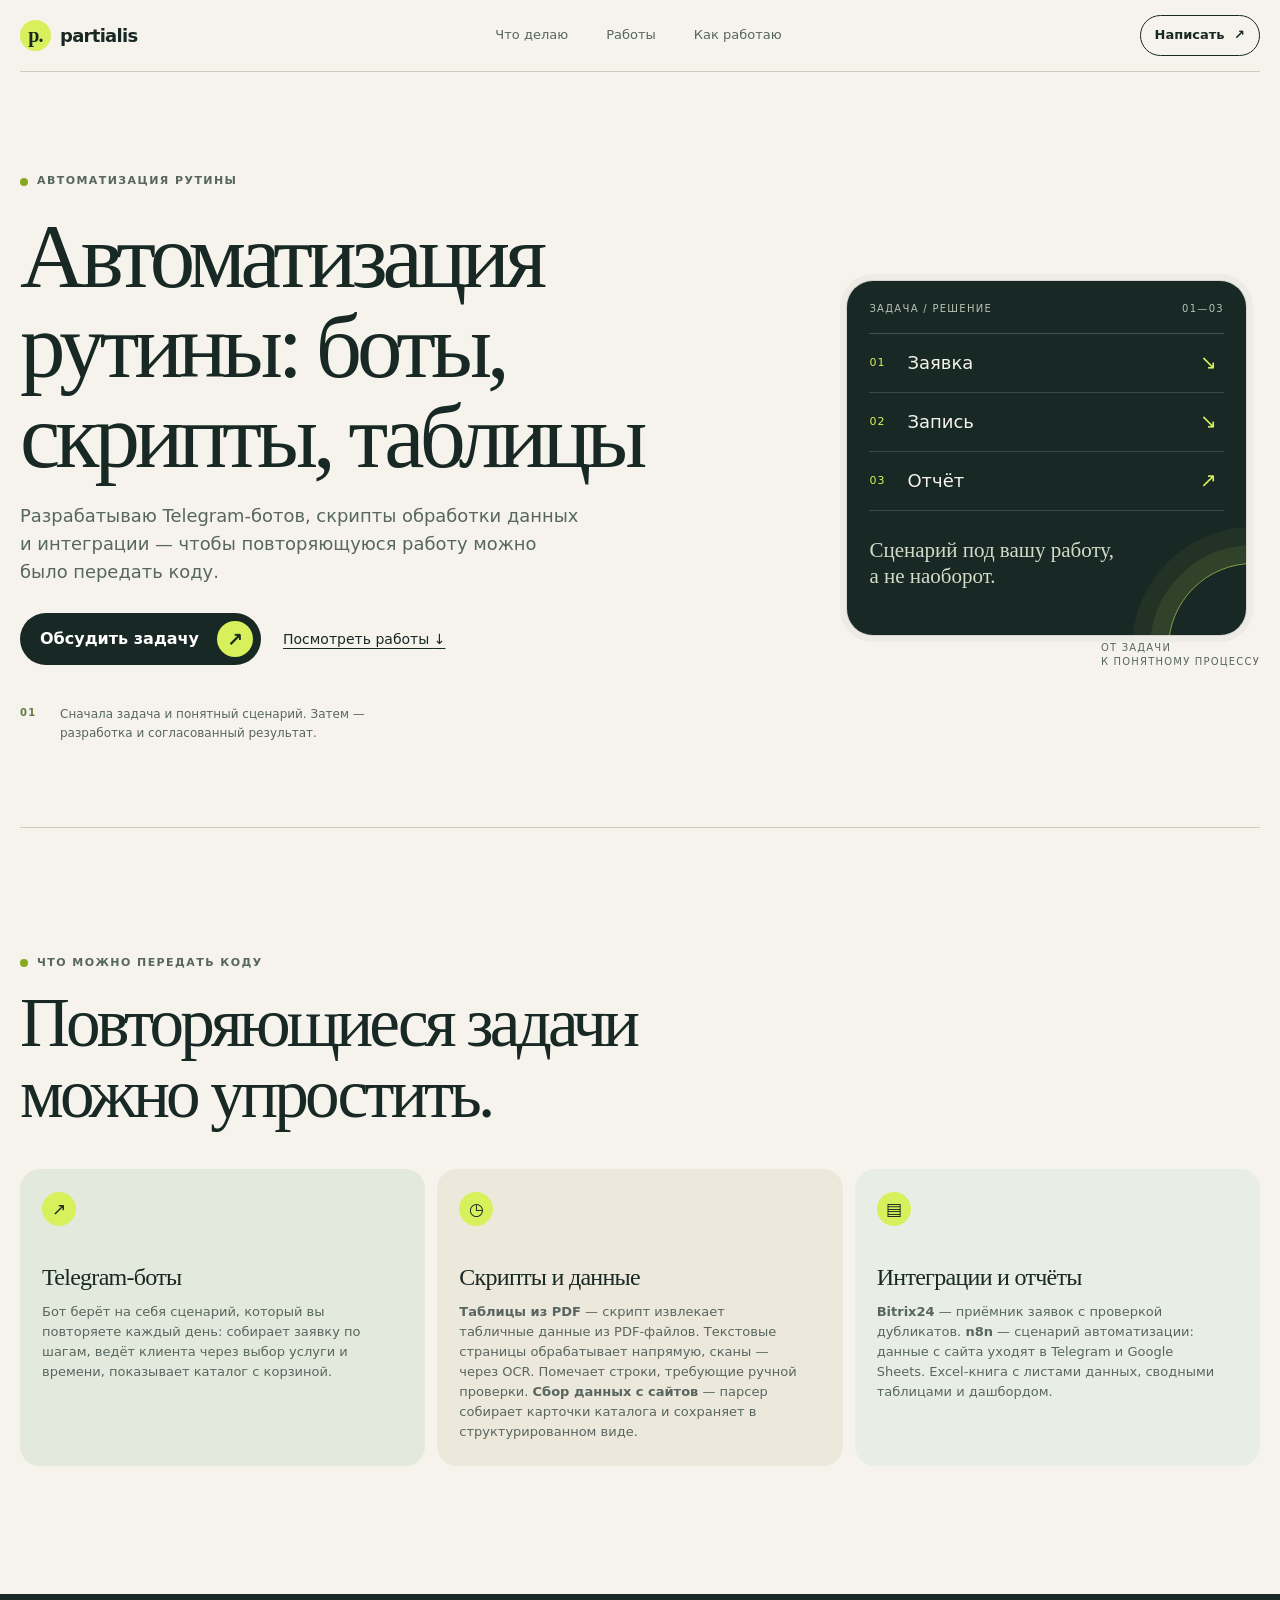
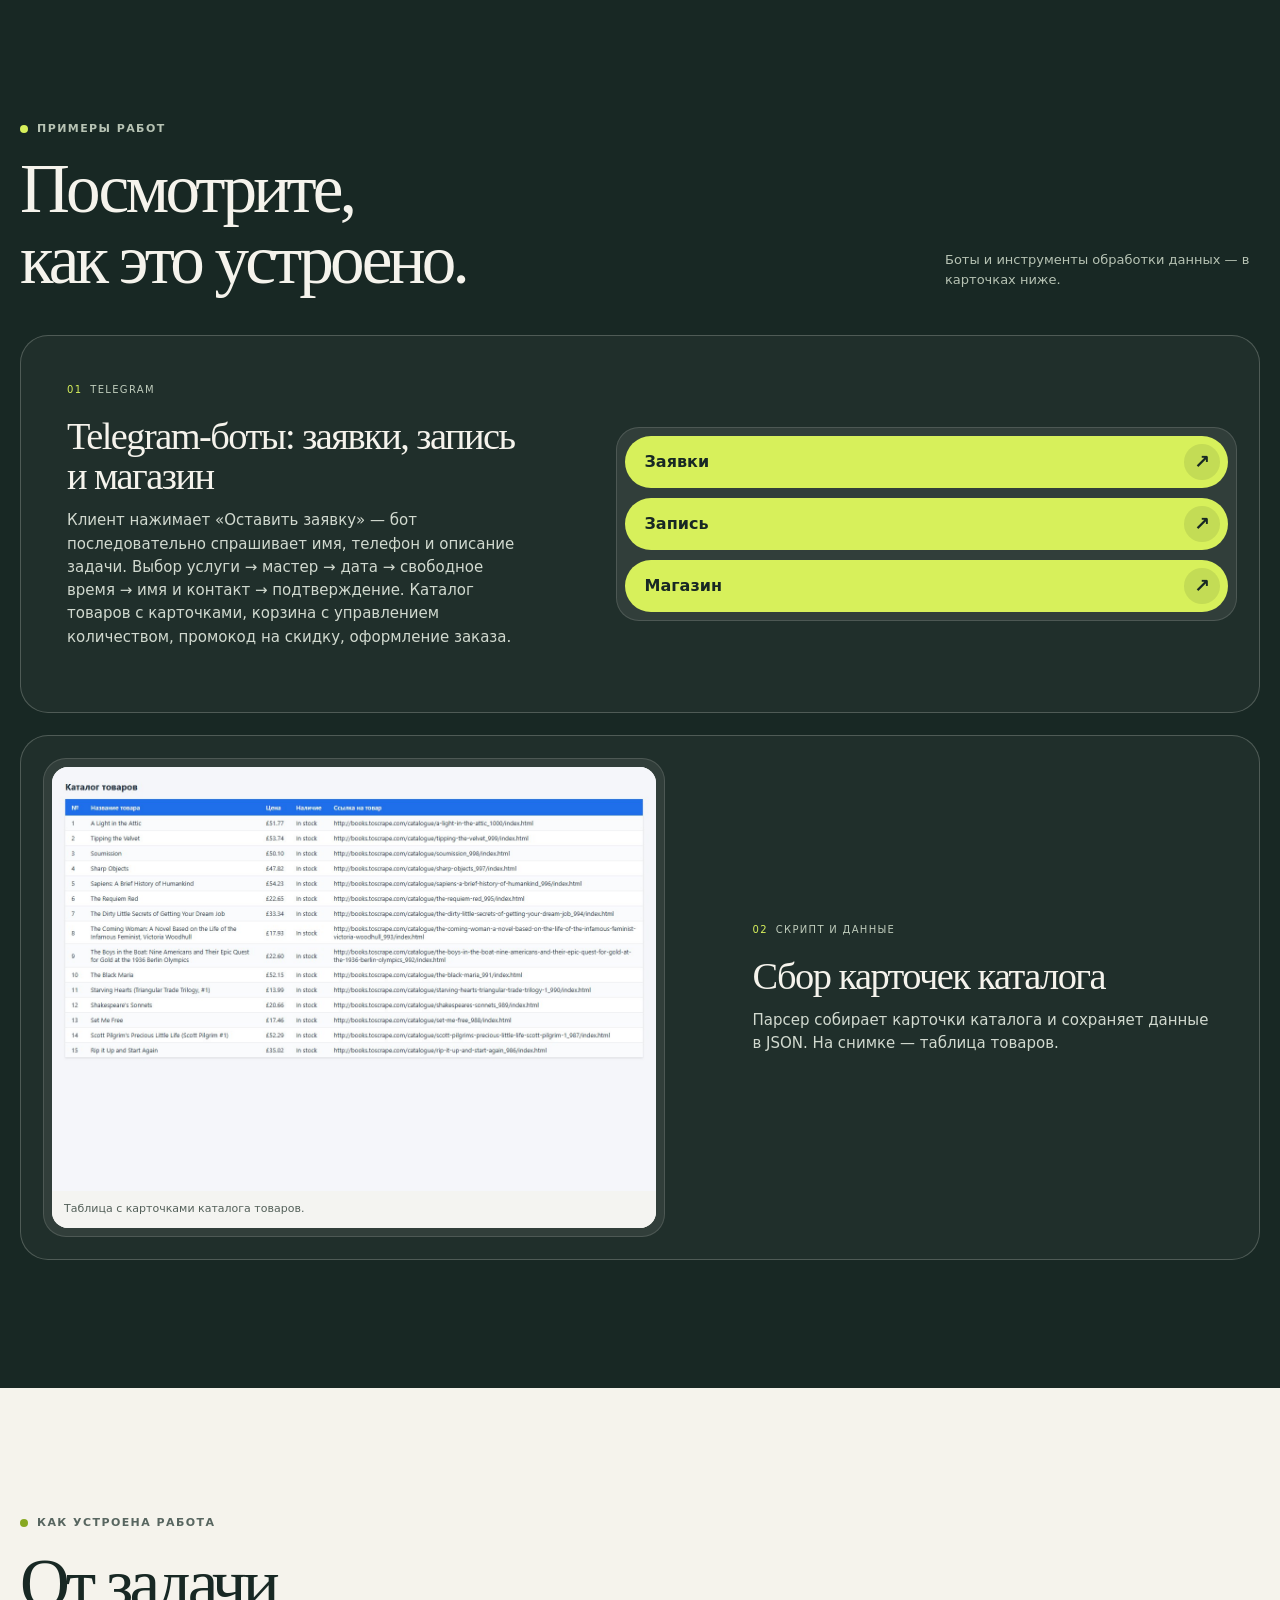
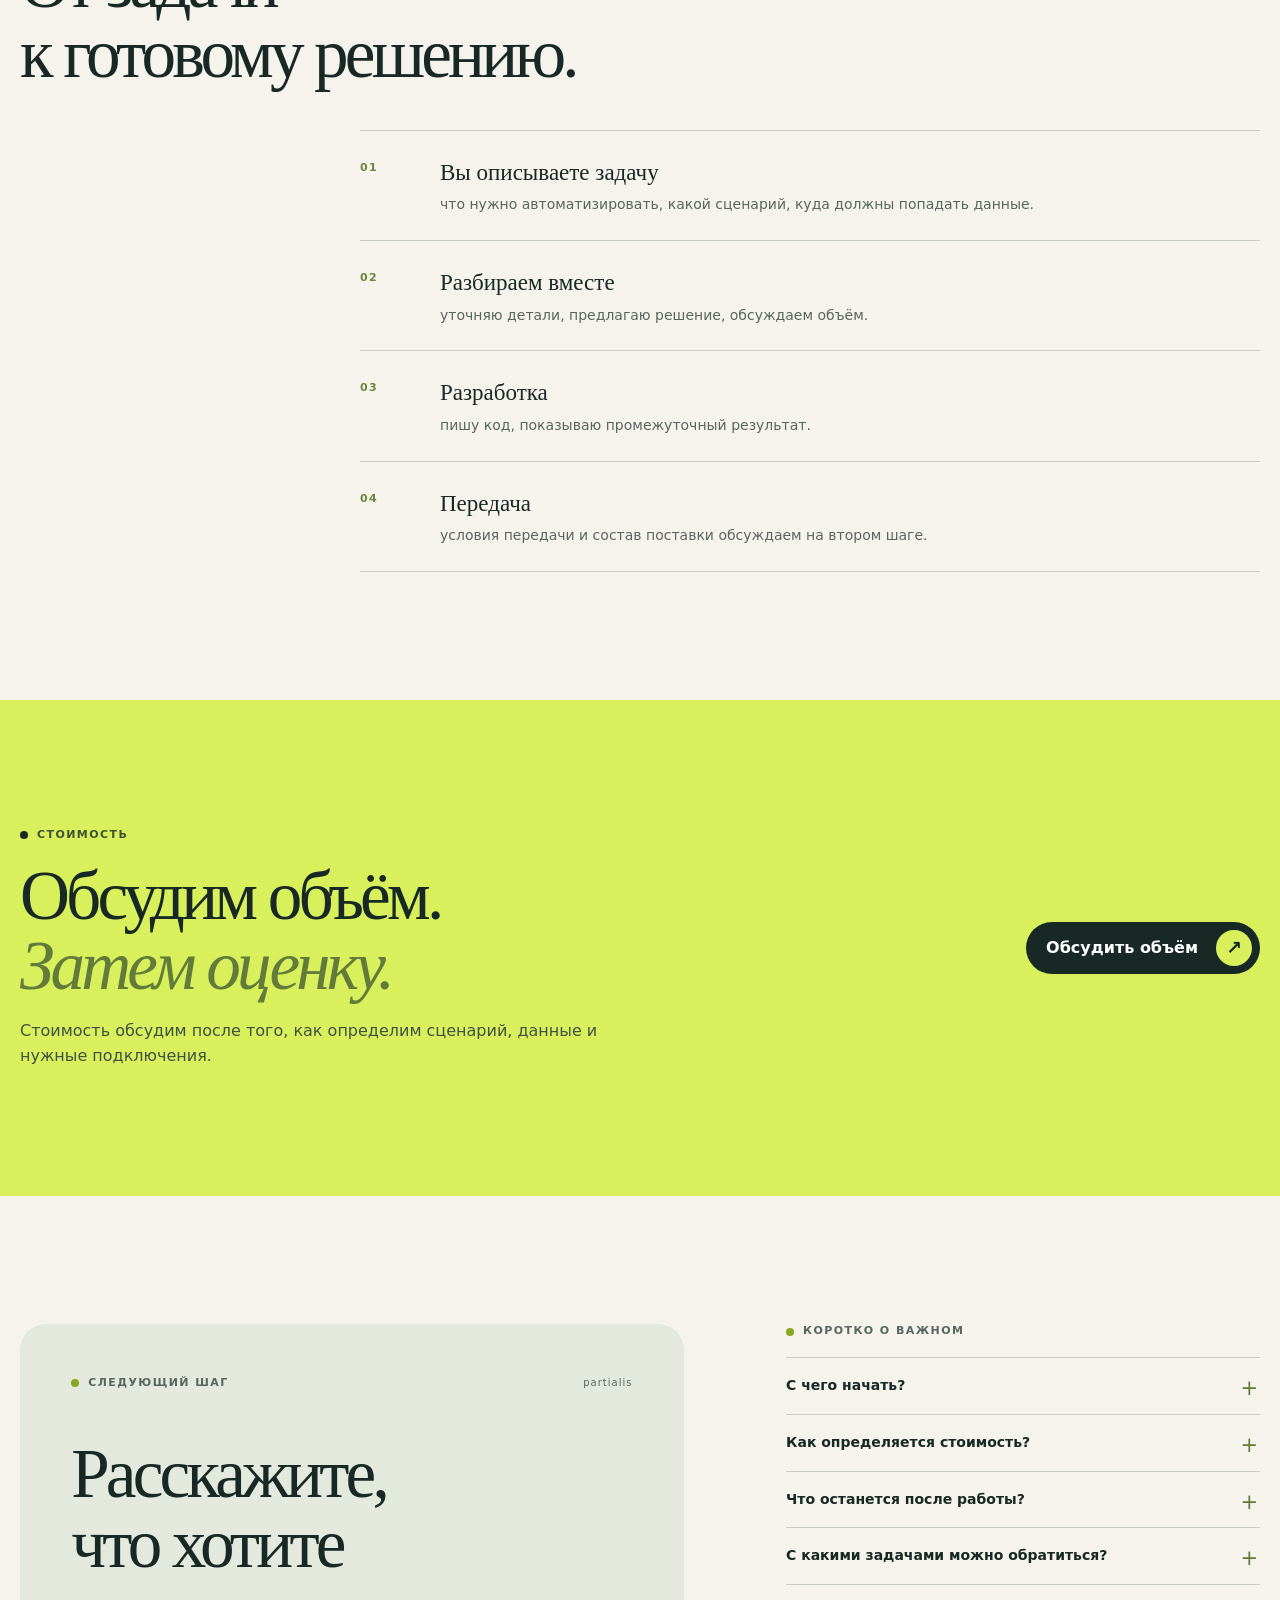
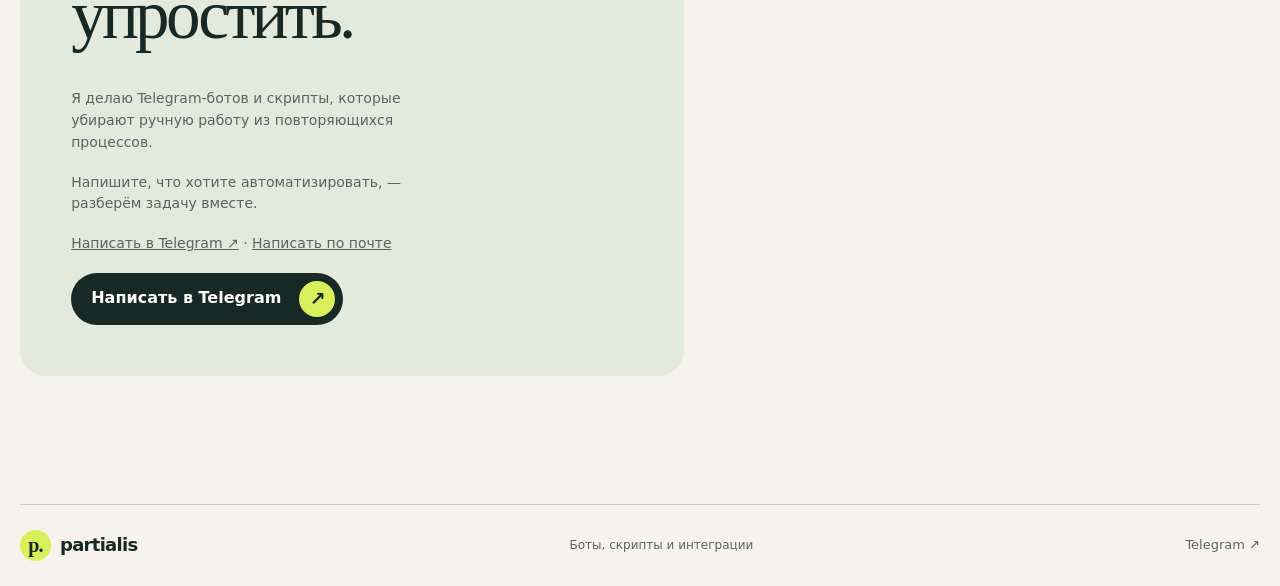
<file: _preview/18b91c9429094f24827a1eccbac00eeb/index.html>
<!doctype html>
<html lang="ru">
<head>
<meta name="robots" content="noindex, nofollow">
  <meta charset="utf-8">
  <meta name="viewport" content="width=device-width, initial-scale=1">
  <meta name="theme-color" content="#f5f3ec">
  <title>Partialis — боты, скрипты и автоматизация рутины</title>
  <meta name="description" content="Telegram-боты, скрипты обработки данных и интеграции для повторяющихся процессов.">
  <link rel="stylesheet" href="стиль.css">
</head>
<body>
  <header class="шапка">
    <a class="логотип" href="#начало" aria-label="Partialis — в начало"><span class="логотип-знак">p.</span><span>partialis</span></a>
    <nav aria-label="Основная навигация"><a href="#решения">Что делаю</a><a href="#работы">Работы</a><a href="#процесс">Как работаю</a></nav>
    <a class="шапка-контакт" href="https://t.me/Partialis" target="_blank" rel="noopener">Написать <span aria-hidden="true">↗</span></a>
  </header>
  <main>
    <section class="герой" id="начало" aria-labelledby="заголовок">
      <div class="герой-текст">
        <!-- ТЕКСТ:первый-экран:начало -->
<p class="надстрочник"><span class="точка"></span> Автоматизация рутины</p><h1 id="заголовок">Автоматизация рутины: боты, скрипты, таблицы</h1><div class="герой-описание"><p>Разрабатываю Telegram-ботов, скрипты обработки данных и интеграции — чтобы повторяющуюся работу можно было передать коду.</p></div>
<!-- ТЕКСТ:первый-экран:конец -->
        <div class="действия"><a class="кнопка кнопка-тёмная" href="https://t.me/Partialis" target="_blank" rel="noopener">Обсудить задачу <span class="кнопка-стрелка" aria-hidden="true">↗</span></a><a class="текстовая-ссылка" href="#работы">Посмотреть работы <span aria-hidden="true">↓</span></a></div>
        <div class="герой-примечание"><span class="примечание-метка">01</span><span>Сначала задача и понятный сценарий. Затем — разработка и согласованный результат.</span></div>
      </div>
      <aside class="герой-образ" aria-label="Три задачи для автоматизации">
        <div class="образ-рамка"><div class="образ-шапка"><span>Задача / решение</span><span>01—03</span></div><div class="образ-строка"><span class="образ-номер">01</span><span>Заявка</span><span class="образ-стрелка">↘</span></div><div class="образ-строка"><span class="образ-номер">02</span><span>Запись</span><span class="образ-стрелка">↘</span></div><div class="образ-строка"><span class="образ-номер">03</span><span>Отчёт</span><span class="образ-стрелка">↗</span></div><div class="образ-подпись">Сценарий под вашу работу,<br>а не наоборот.</div><span class="образ-блик" aria-hidden="true"></span></div>
        <p class="образ-лейбл">от задачи<br>к понятному процессу</p>
      </aside>
    </section>
    <section class="ситуации секция" id="решения" aria-labelledby="заголовок-ситуаций">
      <div class="секция-шапка"><p class="надстрочник"><span class="точка"></span> Что можно передать коду</p><h2 id="заголовок-ситуаций">Повторяющиеся задачи<br>можно упростить.</h2></div>
      <div class="ситуации-сетка">
        <!-- ТЕКСТ:что-делаю:начало -->
<article class="ситуация"><span class="ситуация-знак">↗</span><h3>Telegram-боты</h3><p>Бот берёт на себя сценарий, который вы повторяете каждый день: собирает заявку по шагам, ведёт клиента через выбор услуги и времени, показывает каталог с корзиной.</p></article>
<article class="ситуация"><span class="ситуация-знак">◷</span><h3>Скрипты и данные</h3><p><strong>Таблицы из PDF</strong> — скрипт извлекает табличные данные из PDF-файлов. Текстовые страницы обрабатывает напрямую, сканы — через OCR. Помечает строки, требующие ручной проверки. <strong>Сбор данных с сайтов</strong> — парсер собирает карточки каталога и сохраняет в структурированном виде.</p></article>
<article class="ситуация"><span class="ситуация-знак">▤</span><h3>Интеграции и отчёты</h3><p><strong>Bitrix24</strong> — приёмник заявок с проверкой дубликатов. <strong>n8n</strong> — сценарий автоматизации: данные с сайта уходят в Telegram и Google Sheets. Excel-книга с листами данных, сводными таблицами и дашбордом.</p></article>
<!-- ТЕКСТ:что-делаю:конец -->
      </div>
    </section>
    <section class="работы секция" id="работы" aria-labelledby="заголовок-работ">
      <div class="секция-шапка секция-шапка-работы"><div><p class="надстрочник"><span class="точка"></span> Примеры работ</p><h2 id="заголовок-работ">Посмотрите,<br>как это устроено.</h2></div><p class="происхождение">Боты и инструменты обработки данных — в карточках ниже.</p></div>
      <div class="карточки-работ">
        <!-- ТЕКСТ:работы:начало -->
<article class="работа" data-case-id="12"><div class="работа-текст"><p class="работа-мета"><span class="работа-номер">01</span><span>Telegram</span></p><h3>Telegram-боты: заявки, запись и магазин</h3><p class="работа-описание">Клиент нажимает «Оставить заявку» — бот последовательно спрашивает имя, телефон и описание задачи. Выбор услуги → мастер → дата → свободное время → имя и контакт → подтверждение. Каталог товаров с карточками, корзина с управлением количеством, промокод на скидку, оформление заказа.</p></div><div class="работа-медиа работа-медиа-кнопка"><a class="кнопка кнопка-светлая" href="https://t.me/PartialisZayavkiDemoBot" target="_blank" rel="noopener">Заявки <span class="кнопка-стрелка" aria-hidden="true">↗</span></a><a class="кнопка кнопка-светлая" href="https://t.me/PartialisZapisDemoBot" target="_blank" rel="noopener">Запись <span class="кнопка-стрелка" aria-hidden="true">↗</span></a><a class="кнопка кнопка-светлая" href="https://t.me/PartialisMagazinDemoBot" target="_blank" rel="noopener">Магазин <span class="кнопка-стрелка" aria-hidden="true">↗</span></a></div></article>
<article class="работа" data-case-id="4"><div class="работа-текст"><p class="работа-мета"><span class="работа-номер">02</span><span>Скрипт и данные</span></p><h3>Сбор карточек каталога</h3><p class="работа-описание">Парсер собирает карточки каталога и сохраняет данные в JSON. На снимке — таблица товаров.</p></div><div class="работа-медиа"><figure><img src="снимки/каталог_пример.jpg" alt="Таблица с карточками каталога товаров."><figcaption>Таблица с карточками каталога товаров.</figcaption></figure></div></article>
<!-- ТЕКСТ:работы:конец -->
      </div>
    </section>
    <section class="процесс секция" id="процесс" aria-labelledby="заголовок-процесса">
      <div class="секция-шапка"><p class="надстрочник"><span class="точка"></span> Как устроена работа</p><h2 id="заголовок-процесса">От задачи<br>к готовому решению.</h2></div>
      <ol class="этапы">
        <!-- ТЕКСТ:процесс:начало -->
<li><span class="этап-номер">01</span><div><h3>Вы описываете задачу</h3><p>что нужно автоматизировать, какой сценарий, куда должны попадать данные.</p></div></li>
<li><span class="этап-номер">02</span><div><h3>Разбираем вместе</h3><p>уточняю детали, предлагаю решение, обсуждаем объём.</p></div></li>
<li><span class="этап-номер">03</span><div><h3>Разработка</h3><p>пишу код, показываю промежуточный результат.</p></div></li>
<li><span class="этап-номер">04</span><div><h3>Передача</h3><p>условия передачи и состав поставки обсуждаем на втором шаге.</p></div></li>
<!-- ТЕКСТ:процесс:конец -->
      </ol>
    </section>
    <section class="стоимость секция" aria-labelledby="заголовок-стоимости">
      <div class="стоимость-текст"><p class="надстрочник"><span class="точка"></span> Стоимость</p><h2 id="заголовок-стоимости">Обсудим объём.<br><em>Затем оценку.</em></h2>
        <!-- ТЕКСТ:стоимость:начало -->
<p>Стоимость обсудим после того, как определим сценарий, данные и нужные подключения.</p>
<!-- ТЕКСТ:стоимость:конец -->
      </div>
      <a class="кнопка кнопка-тёмная" href="https://t.me/Partialis" target="_blank" rel="noopener">Обсудить объём <span class="кнопка-стрелка" aria-hidden="true">↗</span></a>
    </section>
    <section class="контакт секция" id="контакт" aria-labelledby="заголовок-контакта">
      <div class="контакт-карточка"><div class="контакт-верх"><p class="надстрочник"><span class="точка"></span> Следующий шаг</p><span class="контакт-индекс">partialis</span></div><h2 id="заголовок-контакта">Расскажите,<br>что хотите упростить.</h2><div class="контакт-низ">
        <!-- ТЕКСТ:контакт:начало -->
<p>Я делаю Telegram-ботов и скрипты, которые убирают ручную работу из повторяющихся процессов.</p><p>Напишите, что хотите автоматизировать, — разберём задачу вместе.</p><p class="контакт-ссылки"><a href="https://t.me/Partialis" target="_blank" rel="noopener">Написать в Telegram ↗</a> · <a href="mailto:Abasbekov2005@yandex.com">Написать по почте</a></p>
<!-- ТЕКСТ:контакт:конец -->
        <a class="кнопка кнопка-тёмная" href="https://t.me/Partialis" target="_blank" rel="noopener">Написать в Telegram <span class="кнопка-стрелка" aria-hidden="true">↗</span></a>
      </div></div>
      <div class="вопросы"><p class="надстрочник"><span class="точка"></span> Коротко о важном</p>
        <!-- ТЕКСТ:вопросы:начало -->
<details><summary>С чего начать?</summary><p>Опишите, что сейчас делаете вручную и какой результат хотите получить.</p></details>
<details><summary>Как определяется стоимость?</summary><p>Сначала разберём сценарий, данные и нужные подключения, затем обсудим объём работ.</p></details>
<details><summary>Что останется после работы?</summary><p>Состав результата и формат передачи согласуем до начала работы.</p></details>
<details><summary>С какими задачами можно обратиться?</summary><p>Боты, обработка данных, парсеры каталогов и интеграции между сервисами.</p></details>
<!-- ТЕКСТ:вопросы:конец -->
      </div>
    </section>
  </main>
  <footer class="подвал"><a class="логотип" href="#начало"><span class="логотип-знак">p.</span><span>partialis</span></a><span>Боты, скрипты и интеграции</span><a href="https://t.me/Partialis" target="_blank" rel="noopener">Telegram ↗</a></footer>
</body>
</html>
</file>
<file: стиль.css>
@font-face{font-family:'Inter';font-style:normal;font-weight:400 700;font-display:swap;src:url('fonts/Inter-Variable-cyrillic-ext.woff2') format('woff2');unicode-range:U+0460-052F, U+1C80-1C8A, U+20B4, U+2DE0-2DFF, U+A640-A69F, U+FE2E-FE2F;}
@font-face{font-family:'Inter';font-style:normal;font-weight:400 700;font-display:swap;src:url('fonts/Inter-Variable-cyrillic.woff2') format('woff2');unicode-range:U+0301, U+0400-045F, U+0490-0491, U+04B0-04B1, U+2116;}
@font-face{font-family:'Inter';font-style:normal;font-weight:400 700;font-display:swap;src:url('fonts/Inter-Variable-latin.woff2') format('woff2');unicode-range:U+0000-00FF, U+0131, U+0152-0153, U+02BB-02BC, U+02C6, U+02DA, U+02DC, U+0304, U+0308, U+0329, U+2000-206F, U+20AC, U+2122, U+2191, U+2193, U+2212, U+2215, U+FEFF, U+FFFD;}
@font-face{font-family:'Montserrat';font-style:normal;font-weight:500 600;font-display:swap;src:url('fonts/Montserrat-Variable-cyrillic-ext.woff2') format('woff2');unicode-range:U+0460-052F, U+1C80-1C8A, U+20B4, U+2DE0-2DFF, U+A640-A69F, U+FE2E-FE2F;}
@font-face{font-family:'Montserrat';font-style:normal;font-weight:500 600;font-display:swap;src:url('fonts/Montserrat-Variable-cyrillic.woff2') format('woff2');unicode-range:U+0301, U+0400-045F, U+0490-0491, U+04B0-04B1, U+2116;}
@font-face{font-family:'Montserrat';font-style:normal;font-weight:500 600;font-display:swap;src:url('fonts/Montserrat-Variable-latin.woff2') format('woff2');unicode-range:U+0000-00FF, U+0131, U+0152-0153, U+02BB-02BC, U+02C6, U+02DA, U+02DC, U+0304, U+0308, U+0329, U+2000-206F, U+20AC, U+2122, U+2191, U+2193, U+2212, U+2215, U+FEFF, U+FFFD;}
@font-face{font-family:'Source Serif 4';font-style:italic;font-weight:400 700;font-display:swap;src:url('fonts/SourceSerif4-Italic-Variable-cyrillic-ext.woff2') format('woff2');unicode-range:U+0460-052F, U+1C80-1C8A, U+20B4, U+2DE0-2DFF, U+A640-A69F, U+FE2E-FE2F;}
@font-face{font-family:'Source Serif 4';font-style:italic;font-weight:400 700;font-display:swap;src:url('fonts/SourceSerif4-Italic-Variable-cyrillic.woff2') format('woff2');unicode-range:U+0301, U+0400-045F, U+0490-0491, U+04B0-04B1, U+2116;}
@font-face{font-family:'Source Serif 4';font-style:italic;font-weight:400 700;font-display:swap;src:url('fonts/SourceSerif4-Italic-Variable-latin.woff2') format('woff2');unicode-range:U+0000-00FF, U+0131, U+0152-0153, U+02BB-02BC, U+02C6, U+02DA, U+02DC, U+0304, U+0308, U+0329, U+2000-206F, U+20AC, U+2122, U+2191, U+2193, U+2212, U+2215, U+FEFF, U+FFFD;}
@font-face{font-family:'Source Serif 4';font-style:normal;font-weight:400 700;font-display:swap;src:url('fonts/SourceSerif4-Variable-cyrillic-ext.woff2') format('woff2');unicode-range:U+0460-052F, U+1C80-1C8A, U+20B4, U+2DE0-2DFF, U+A640-A69F, U+FE2E-FE2F;}
@font-face{font-family:'Source Serif 4';font-style:normal;font-weight:400 700;font-display:swap;src:url('fonts/SourceSerif4-Variable-cyrillic.woff2') format('woff2');unicode-range:U+0301, U+0400-045F, U+0490-0491, U+04B0-04B1, U+2116;}
@font-face{font-family:'Source Serif 4';font-style:normal;font-weight:400 700;font-display:swap;src:url('fonts/SourceSerif4-Variable-latin.woff2') format('woff2');unicode-range:U+0000-00FF, U+0131, U+0152-0153, U+02BB-02BC, U+02C6, U+02DA, U+02DC, U+0304, U+0308, U+0329, U+2000-206F, U+20AC, U+2122, U+2191, U+2193, U+2212, U+2215, U+FEFF, U+FFFD;}
/* Парциальный Дракоша — color tokens */
:root{
  /* Brand / logo */
  --logo-red-face:#AE2F20;--logo-red-word:#922616;--logo-green-mane:#4A532C;--logo-ink:#222C13;--logo-horn:#36241A;--logo-gold:#E69845;--logo-earring:#F1E5CA;

  /* Primary greens */
  --forest-900:#1C3420;--forest-700:#255635;--sage-500:#82A081;--sage-300:#B4C8B9;--sage-200:#D6E1D2;--sage-100:#E3E9DE;--sage-50:#EAEDE3;
  --forest-950:#14271A;/* hover on forest-900 (derived) */
  --forest-success:#1E4121;

  /* Accent reds — use sparingly */
  --red-600:#C9403D;--red-800:#931611;

  /* Neutrals */
  --paper:#FAF8F3;--surface:#FBFAF6;--panel:#F3F3EC;--muted:#F3F3ED;--border:#E5E4E0;--white:#FFFFFF;
  --ink-900:#0B0F0D;--ink-700:#404345;--ink-500:#707273;--ink-400:#8D9193;--ink-on-dark:#CAD2C8;
  --quote-ink:#323B32;--subtitle-sage:#7A897E;

  /* Semantic callouts (bg / fg) */
  --info-bg:#EEF2F5;--info-fg:#10478C;--info-border:#D3DFEA;
  --warning-bg:#F8EDE7;--warning-fg:#990C0F;--warning-border:#EFD6CB;
  --success-bg:#EFF0E9;--success-fg:#1E4121;--success-border:#DFE2D6;

  /* Material-type badges (bg / fg) */
  --badge-note-bg:#EAEFE6;--badge-note-fg:#2C3E2C;
  --badge-scheme-bg:#F9E6E2;--badge-scheme-fg:#A12C29;
  --badge-test-bg:#EDEAEF;--badge-test-fg:#5B5990;
  --badge-feature-bg:#E1EADA;--badge-feature-fg:#405141;
  --badge-update-bg:#FDE5CA;--badge-update-fg:#A46537;
  --badge-news-bg:#FBDED9;--badge-news-fg:#A61F1A;
  --badge-single-bg:#E6EFF2;--badge-single-fg:#545C61;
  --badge-level-bg:#EAE6EE;--badge-level-fg:#635C87;

  /* Icon tints (tile bg / stroke) */
  --tint-red-bg:#FCEDE9;--tint-red-fg:#C53333;
  --tint-green-bg:#ECF3EA;--tint-green-fg:#477352;
  --tint-violet-bg:#EFECF7;--tint-violet-fg:#5249B0;
  --tint-blue-bg:#E7F1F9;--tint-blue-fg:#145FBE;
  --tint-amber-bg:#FDF1DF;--tint-amber-fg:#A0590C;
  --tint-orange-bg:#FCE5D6;--tint-orange-fg:#C82C03;

  /* News card washes */
  --news-green-bg:#F5F5EE;--news-orange-bg:#FAF5EE;--news-red-bg:#FBF2EE;

  /* Avatar pastels (comments) */
  --avatar-violet-bg:#ECE9F6;--avatar-violet-fg:#5249B0;--avatar-green-bg:#E3EEDF;--avatar-green-fg:#477352;--avatar-blue-bg:#E4EEF7;--avatar-blue-fg:#145FBE;--avatar-amber-bg:#FBEEDB;--avatar-amber-fg:#A0590C;

  /* Semantic aliases */
  --bg-page:var(--paper);--surface-card:var(--surface);--surface-panel:var(--panel);--surface-muted:var(--muted);--surface-soft:var(--sage-50);--surface-raised:var(--white);
  --surface-selected:var(--sage-100);--surface-inverse:var(--forest-900);
  --text-heading:var(--ink-900);--text-body:var(--ink-700);--text-secondary:var(--ink-500);--text-muted:var(--ink-400);--text-on-dark:var(--ink-on-dark);--text-on-primary:#FFFFFF;--text-link:var(--forest-900);--text-accent:var(--red-800);
  --border-default:var(--border);--border-strong:var(--forest-900);--border-selected:var(--forest-700);--accent-bar:var(--sage-300);
  --action-primary:var(--forest-900);--action-primary-hover:var(--forest-950);--action-danger:var(--red-800);
  --progress-track:var(--border);--progress-fill:var(--forest-700);
  --focus-ring:rgba(37,86,53,.28);
}

/* Typography tokens */
:root{
  --font-serif:'Source Serif 4','Literata','PT Serif',Georgia,serif;
  --font-sans:'Inter',system-ui,-apple-system,'Segoe UI',sans-serif;
  --font-logo-caps:'Montserrat','Inter',sans-serif;
  --font-hand:'Marck Script','Caveat',cursive;
  --font-display:var(--font-serif);--font-heading:var(--font-serif);--font-body:var(--font-sans);--font-ui:var(--font-sans);

  --weight-regular:400;--weight-medium:500;--weight-semibold:600;--weight-bold:700;

  /* Desktop scale */
  --fs-display:56px;--fs-h1:48px;--fs-h2:26px;--fs-h3:18px;--fs-question:20px;--fs-lead:17px;--fs-body:16px;--fs-body-sm:15px;--fs-small:14px;--fs-meta:13px;--fs-caption:12px;--fs-eyebrow:13px;--fs-quote:24px;--fs-stat:34px;
  /* Mobile scale */
  --fs-display-m:36px;--fs-h1-m:34px;--fs-h2-m:22px;--fs-h3-m:17px;--fs-lead-m:16px;

  --lh-tight:1.1;/* @kind font */--lh-heading:1.2;/* @kind font */--lh-snug:1.35;/* @kind font */--lh-body:1.6;/* @kind font */
  --ls-display:-0.01em;--ls-eyebrow:0.15em;--ls-logo-caps:0.3em;--ls-signature:0.18em;
}

/* Spacing, radii, borders, elevation, layout */
:root{
  --space-1:4px;--space-2:8px;--space-3:12px;--space-4:16px;--space-5:24px;--space-6:32px;--space-7:48px;--space-8:64px;
  --pad-card:20px;--pad-card-sm:16px;--pad-card-lg:24px;--gap-section:56px;

  --radius-badge:6px;--radius-control:8px;--radius-chip:8px;--radius-icon-btn:10px;--radius-tile:12px;--radius-card:12px;--radius-popover:16px;--radius-round:999px;

  --border-width:1px;--rule:1px solid var(--border);

  --shadow-none:none;--shadow-xs:0 1px 2px rgba(28,52,32,.04);--shadow-popover:0 12px 32px rgba(28,52,32,.08),0 1px 2px rgba(28,52,32,.04);

  --control-h-sm:36px;--control-h:44px;--control-h-lg:48px;--icon-btn-size:44px;--tabbar-h:64px;--header-h:72px;--header-h-m:64px;

  --container:1200px;--col-sidebar:210px;--col-content:530px;--col-sidebar-right:210px;--reading-measure:68ch;

  --icon-stroke:1.75;--icon-sm:16px;--icon-md:20px;--icon-lg:24px;--icon-xl:32px;

  --ease-standard:cubic-bezier(.2,0,0,1);/* @kind other */--dur-fast:120ms;/* @kind other */--dur-base:180ms;/* @kind other */--dur-slow:260ms;/* @kind other */
}

/* Element defaults */
*,*::before,*::after{box-sizing:border-box}
html{-webkit-text-size-adjust:100%}
body{margin:0;background:var(--bg-page);color:var(--text-body);font-family:var(--font-body);font-size:var(--fs-body);line-height:var(--lh-body);-webkit-font-smoothing:antialiased;text-rendering:optimizeLegibility}
h1,h2,h3,h4{font-family:var(--font-heading);font-weight:var(--weight-bold);color:var(--text-heading);line-height:var(--lh-heading);margin:0;text-wrap:balance}
h1{font-size:var(--fs-h1);line-height:var(--lh-tight);letter-spacing:var(--ls-display)}
h2{font-size:var(--fs-h2)}
h3{font-size:var(--fs-h3)}
p{margin:0;text-wrap:pretty}
a{color:var(--text-link);text-decoration:none;font-weight:var(--weight-medium)}
a:hover{color:var(--forest-700);text-decoration:underline;text-underline-offset:3px}
strong,b{font-weight:var(--weight-semibold);color:var(--text-heading)}
button{font:inherit}
::selection{background:var(--sage-200);color:var(--ink-900)}
:focus-visible{outline:2px solid var(--forest-700);outline-offset:2px}
.pd-eyebrow{font-family:var(--font-ui);font-weight:500;font-size:var(--fs-eyebrow);letter-spacing:var(--ls-eyebrow);text-transform:uppercase;color:var(--text-secondary)}
.pd-hand{font-family:var(--font-hand);color:var(--forest-900)}

html{scroll-behavior:smooth}body{margin:0;background:var(--paper)}a{color:var(--forest-900)}a:hover{color:var(--forest-700)}section[id]{scroll-margin-top:76px}
/* --- наведение из атрибутов style-hover макета --- */
.scp0:hover { color: var(--forest-900) !important; }
.scp1:hover { color: rgb(255, 255, 255) !important; }

/* --- добавлено сборкой: то, что в макете делал React --- */
.kn-primary:hover{background:var(--forest-950)!important}
.kn-secondary:hover{background:var(--sage-50)!important}
.kn-outline:hover{background:var(--panel)!important;border-color:var(--sage-500)!important}
.usl-btn{background:transparent}
.usl-btn[aria-current="true"]{background:var(--sage-100);box-shadow:inset 3px 0 0 var(--forest-900)}
.usl-btn .usl-chev{display:none!important}
.usl-btn[aria-current="true"] .usl-chev{display:block!important}
.usl-panel[hidden]{display:none!important}
.kadr{display:block;object-fit:cover;object-position:top center;border-radius:14px 14px 0 0}

/* --- шапка на узком экране: строка логотипа с кнопкой и полоса навигации --- */
/* Замер на 390 px: логотип 216 + кнопка со значком 122 + зазор 12 = 350 при свободных 342,
   кнопка уезжала на свою строку. Сетка не даёт строке переноситься, значок кнопки на
   телефоне убран (кнопка 96), на экранах уже 370 px поля шапки 16 вместо 24. */
@media (max-width:760px){
  .shapka{--pole:24px;display:grid!important;grid-template-columns:minmax(0,1fr) auto;padding:8px var(--pole)!important;gap:6px 12px!important}
  .shapka>a:first-child{min-width:0;overflow:hidden}
  .shapka>.kn{grid-column:2;grid-row:1}
  .shapka>.kn svg{display:none!important}
  .shapka-nav{grid-column:1/-1;grid-row:2;flex-wrap:nowrap!important;justify-content:space-between!important;gap:0 11px!important;overflow-x:auto;scrollbar-width:none;margin:0 calc(-1*var(--pole));padding:2px var(--pole) 4px;-webkit-mask-image:linear-gradient(90deg,#000 calc(100% - 28px),transparent);mask-image:linear-gradient(90deg,#000 calc(100% - 28px),transparent)}
  .shapka-nav::-webkit-scrollbar{display:none}
  .shapka-nav a{flex:none;white-space:nowrap;font-size:13px!important}
  section[id]{scroll-margin-top:104px}
  /* в макете метка стоит в коробке 120 px с выравниванием вправо; на телефоне коробка
     переносится на свою строку, и метка повисает с отступом от края */
  .reestr-metka{flex:0 0 auto!important;justify-content:flex-start!important}
}
@media (max-width:370px){.shapka{--pole:16px}}
</file>
<file: _preview/18b91c9429094f24827a1eccbac00eeb/стиль.css>
/* Зачем: новый мобильный маршрут витрины вместо технического каталога; факты и кадры берутся из утверждённых материалов. */
:root {
  color-scheme: light;
  --бумага: #f5f3ec;
  --чернила: #182824;
  --зелёный: #d7f05b;
  --мята: #e3e9dc;
  --линия: #c9cec1;
  --приглушённый: #586660;
  --шрифт: "Segoe UI", system-ui, sans-serif;
  --заголовок: Georgia, "Times New Roman", serif;
}
* { box-sizing: border-box; }
html { scroll-behavior: smooth; background: var(--бумага); }
body { margin: 0; color: var(--чернила); background: var(--бумага); font-family: var(--шрифт); font-size: 16px; line-height: 1.55; overflow-wrap: anywhere; }
img { display: block; max-width: 100%; }
a { color: inherit; }
.шапка, main, .подвал { width: min(1320px, calc(100% - 40px)); margin-inline: auto; }
.шапка { min-height: 72px; display: flex; align-items: center; justify-content: space-between; gap: 18px; border-bottom: 1px solid var(--линия); }
.логотип { display: inline-flex; gap: 9px; align-items: center; text-decoration: none; font-weight: 750; letter-spacing: -.04em; font-size: 18px; white-space: nowrap; }
.логотип-знак { display: grid; place-items: center; width: 31px; height: 31px; border-radius: 50%; background: var(--зелёный); font-family: var(--заголовок); font-size: 20px; font-weight: 700; }
.шапка nav { display: flex; gap: clamp(14px, 3vw, 38px); align-items: center; }
.шапка nav a, .подвал a:last-child { color: var(--приглушённый); text-decoration: none; font-size: 13px; }
.шапка nav a:hover, .подвал a:last-child:hover { color: var(--чернила); }
.шапка-контакт { padding: 9px 14px; border: 1px solid var(--чернила); border-radius: 999px; font-size: 13px; font-weight: 700; text-decoration: none; white-space: nowrap; }
.шапка-контакт span { margin-left: 5px; }
.герой { min-height: 620px; padding: clamp(42px, 8vw, 110px) 0 84px; display: grid; grid-template-columns: minmax(0, 1.25fr) minmax(280px, .75fr); align-items: center; gap: clamp(38px, 8vw, 110px); }
.герой-текст { max-width: 760px; }
.надстрочник { margin: 0; display: flex; align-items: center; gap: 9px; color: var(--приглушённый); font-size: 11px; line-height: 1.35; text-transform: uppercase; letter-spacing: .13em; font-weight: 750; }
.точка { width: 8px; height: 8px; flex: 0 0 8px; border-radius: 50%; background: #87a821; }
h1, h2, h3, p { margin-top: 0; }
h1, h2 { font-family: var(--заголовок); font-weight: 500; letter-spacing: -.055em; }
h1 { max-width: 780px; margin: 23px 0 20px; font-size: clamp(48px, 7.1vw, 96px); line-height: .99; }
h1 em, h2 em { color: #627b3a; font-weight: 400; }
.герой-описание { max-width: 560px; color: var(--приглушённый); font-size: clamp(16px, 1.4vw, 19px); }
.герой-описание p { margin-bottom: 0; }
.действия { margin-top: 28px; display: flex; flex-wrap: wrap; align-items: center; gap: 14px 22px; }
.кнопка { min-height: 52px; padding: 7px 8px 7px 20px; display: inline-flex; align-items: center; justify-content: space-between; gap: 18px; border: 0; border-radius: 999px; font: inherit; font-weight: 700; text-decoration: none; transition: transform .35s cubic-bezier(.22,.8,.25,1), background-color .35s cubic-bezier(.22,.8,.25,1), color .35s cubic-bezier(.22,.8,.25,1); }
.кнопка:hover { transform: translateY(-2px); }
.кнопка:active { transform: scale(.98); }
.кнопка-тёмная { color: white; background: var(--чернила); }
.кнопка-тёмная:hover { background: #294039; }
.кнопка-светлая { color: var(--чернила); background: var(--зелёный); }
.кнопка-светлая:hover { background: #e4f77f; }
.кнопка-стрелка { width: 36px; height: 36px; flex: 0 0 36px; display: grid; place-items: center; border-radius: 50%; color: var(--чернила); background: var(--зелёный); font-size: 19px; transition: transform .35s cubic-bezier(.22,.8,.25,1); }
.кнопка:hover .кнопка-стрелка { transform: translate(2px, -2px); }
.кнопка-светлая .кнопка-стрелка { background: rgba(24,40,36,.1); }
.текстовая-ссылка { color: var(--чернила); font-size: 14px; text-underline-offset: 4px; }
.герой-примечание { margin-top: 40px; max-width: 410px; display: grid; grid-template-columns: 28px 1fr; gap: 12px; color: var(--приглушённый); font-size: 12px; }
.примечание-метка { color: #627b3a; font-size: 10px; font-weight: 800; letter-spacing: .13em; }
.герой-образ { position: relative; width: min(100%, 430px); justify-self: end; padding: 14px; }
.образ-рамка { position: relative; overflow: hidden; min-height: 354px; padding: 20px 22px 23px; border-radius: 26px; color: #f5f3ec; background: var(--чернила); box-shadow: 0 0 0 1px rgba(24,40,36,.12), 0 0 0 7px rgba(24,40,36,.035); }
.образ-шапка { padding-bottom: 16px; display: flex; justify-content: space-between; color: #b7c3b4; border-bottom: 1px solid rgba(245,243,236,.2); font-size: 10px; letter-spacing: .13em; text-transform: uppercase; }
.образ-строка { min-height: 59px; display: grid; grid-template-columns: 38px 1fr 24px; align-items: center; border-bottom: 1px solid rgba(245,243,236,.16); font-size: 18px; }
.образ-номер { color: var(--зелёный); font-size: 11px; letter-spacing: .1em; }
.образ-стрелка { color: var(--зелёный); font-size: 20px; }
.образ-подпись { padding-top: 26px; color: #d1dbc8; font-family: var(--заголовок); font-size: 21px; line-height: 1.25; }
.образ-блик { position: absolute; width: 170px; height: 170px; right: -92px; bottom: -98px; border: 1px solid rgba(215,240,91,.6); border-radius: 50%; box-shadow: 0 0 0 18px rgba(215,240,91,.08), 0 0 0 36px rgba(215,240,91,.05); }
.образ-лейбл { position: absolute; right: 0; bottom: -19px; margin: 0; color: var(--приглушённый); font-size: 10px; line-height: 1.35; text-transform: uppercase; letter-spacing: .12em; }
.секция { padding-block: clamp(74px, 10vw, 138px); }
.секция-шапка { margin-bottom: 40px; }
.секция-шапка h2, .стоимость h2, .контакт h2 { margin: 18px 0 0; font-size: clamp(39px, 5.4vw, 72px); line-height: 1.02; }
.ситуации { border-top: 1px solid var(--линия); }
.ситуации-сетка { display: grid; grid-template-columns: repeat(3, minmax(0, 1fr)); gap: 12px; }
.ситуация { min-height: 260px; padding: 23px 22px; display: flex; flex-direction: column; align-items: flex-start; border-radius: 20px; background: var(--мята); }
.ситуация:nth-child(2) { background: #ece8db; }
.ситуация:nth-child(3) { background: #e8eee6; }
.ситуация-знак { width: 34px; height: 34px; margin-bottom: 38px; display: grid; place-items: center; border-radius: 50%; color: var(--чернила); background: var(--зелёный); font-size: 17px; }
.ситуация h3 { max-width: 260px; margin-bottom: 10px; font-family: var(--заголовок); font-size: 24px; font-weight: 500; line-height: 1.13; letter-spacing: -.03em; }
.ситуация p { max-width: 340px; margin: 0; color: var(--приглушённый); font-size: 13px; }
.работы { color: #f5f3ec; background: var(--чернила); width: calc(100% + max(20px, (100vw - 1320px) / 2) * 2); margin-left: calc(-1 * max(20px, (100vw - 1320px) / 2)); padding-inline: max(20px, (100vw - 1320px) / 2); }
.секция-шапка-работы { display: flex; align-items: end; justify-content: space-between; gap: 30px; }
.работы .надстрочник { color: #b7c3b4; }
.работы .точка { background: var(--зелёный); }
.работы h2 { color: #f5f3ec; }
.происхождение { max-width: 315px; margin: 0 0 5px; color: #b7c3b4; font-size: 13px; }
.карточки-работ { display: grid; gap: 22px; }
.работа { display: grid; grid-template-columns: minmax(0, .9fr) minmax(0, 1.1fr); align-items: center; gap: clamp(25px, 5vw, 72px); padding: 22px; border: 1px solid rgba(245,243,236,.22); border-radius: 28px; background: rgba(245,243,236,.035); }
.работа:nth-child(even) { grid-template-columns: minmax(0, 1.1fr) minmax(0, .9fr); }
.работа:nth-child(even) .работа-медиа { order: -1; }
.работа-текст { padding: clamp(4px, 2vw, 24px); }
.работа-мета { display: flex; flex-wrap: wrap; gap: 8px; align-items: center; color: #bfccbc; font-size: 10px; text-transform: uppercase; letter-spacing: .13em; }
.работа-номер { color: var(--зелёный); }
.работа h3 { margin: 18px 0 13px; color: #f5f3ec; font-family: var(--заголовок); font-size: clamp(30px, 3vw, 43px); font-weight: 500; line-height: 1.05; letter-spacing: -.04em; }
.работа-описание { max-width: 500px; margin: 0 0 17px; color: #d1d9cf; font-size: 15px; }
.работа-предел { max-width: 500px; margin: 0; padding-top: 14px; border-top: 1px solid rgba(245,243,236,.18); color: #acb9ad; font-size: 12px; }
.работа-медиа { min-width: 0; padding: 8px; border: 1px solid rgba(245,243,236,.14); border-radius: 23px; background: rgba(245,243,236,.08); }
.работа-медиа-кнопка { min-height: 132px; display: flex; flex-direction: column; align-items: stretch; justify-content: center; gap: 10px; }
.работа-медиа-кнопка .кнопка { max-width: 100%; width: 100%; justify-content: space-between; white-space: nowrap; }
.работа-медиа figure { margin: 0; overflow: hidden; border-radius: 16px; background: #f4f4f1; }
.работа-медиа img { width: 100%; height: auto; object-fit: contain; }
.работа-медиа figcaption { padding: 10px 12px 11px; color: #536059; background: #f4f4f1; font-size: 11px; line-height: 1.4; }
.этапы { max-width: 900px; margin: 0 0 0 auto; padding: 0; list-style: none; border-top: 1px solid var(--линия); }
.этапы li { padding: 24px 0; display: grid; grid-template-columns: 68px minmax(0, 1fr); gap: 12px; border-bottom: 1px solid var(--линия); }
.этап-номер { padding-top: 4px; color: #70843f; font-size: 11px; font-weight: 800; letter-spacing: .12em; }
.этапы h3 { margin: 0 0 4px; font-family: var(--заголовок); font-size: 23px; font-weight: 500; }
.этапы p { max-width: 600px; margin: 0; color: var(--приглушённый); font-size: 14px; }
.стоимость { margin-inline: calc(-1 * max(20px, (100vw - 1320px) / 2)); padding-inline: max(20px, (100vw - 1320px) / 2); display: flex; align-items: center; justify-content: space-between; gap: 34px; background: var(--зелёный); }
.стоимость .надстрочник { color: #3f5132; }
.стоимость .точка { background: var(--чернила); }
.стоимость h2 { margin-bottom: 17px; }
.стоимость-текст > p:last-child { max-width: 580px; margin: 0; color: #425044; }
.стоимость .кнопка { flex: 0 0 auto; }
.стоимость .кнопка-тёмная { color: white; }
.контакт { display: grid; grid-template-columns: minmax(0, 1.05fr) minmax(260px, .75fr); gap: clamp(36px, 8vw, 110px); align-items: start; }
.контакт-карточка { padding: clamp(23px, 4vw, 52px); border-radius: 26px; background: var(--мята); }
.контакт-верх { display: flex; align-items: center; justify-content: space-between; gap: 12px; }
.контакт-индекс { color: var(--приглушённый); font-size: 10px; letter-spacing: .1em; }
.контакт h2 { margin-block: 48px 38px; }
.контакт-низ { display: flex; flex-wrap: wrap; align-items: end; justify-content: space-between; gap: 18px; }
.контакт-низ p { max-width: 350px; margin: 0; color: var(--приглушённый); font-size: 14px; }
.вопросы .надстрочник { margin-bottom: 18px; }
.вопросы details { padding: 17px 0; border-top: 1px solid var(--линия); }
.вопросы details:last-child { border-bottom: 1px solid var(--линия); }
.вопросы summary { position: relative; padding-right: 28px; font-size: 14px; font-weight: 700; cursor: pointer; list-style: none; }
.вопросы summary::-webkit-details-marker { display: none; }
.вопросы summary::after { content: "+"; position: absolute; right: 2px; top: -3px; color: #627b3a; font-size: 21px; font-weight: 400; }
.вопросы details[open] summary::after { content: "−"; }
.вопросы details p { margin: 11px 26px 0 0; color: var(--приглушённый); font-size: 13px; }
.подвал { min-height: 82px; display: flex; align-items: center; justify-content: space-between; gap: 18px; border-top: 1px solid var(--линия); }
.подвал > span { color: var(--приглушённый); font-size: 12px; }
:focus-visible { outline: 3px solid #70843f; outline-offset: 4px; }
@media (max-width: 760px) {
  .шапка, main, .подвал { width: calc(100% - 40px); }
  .шапка { min-height: 66px; }
  .шапка nav { display: none; }
  .герой { min-height: 0; padding: 48px 0 70px; grid-template-columns: minmax(0, 1fr); gap: 35px; }
  h1 { max-width: 600px; margin-top: 20px; font-size: clamp(39px, 10.4vw, 58px); line-height: 1.01; }
  .герой-описание { max-width: 560px; font-size: 16px; }
  .герой-примечание { margin-top: 26px; }
  .герой-образ { width: min(100%, 430px); justify-self: center; padding: 8px 8px 20px; }
  .образ-рамка { min-height: 300px; padding: 18px 20px 22px; }
  .образ-строка { min-height: 51px; }
  .образ-лейбл { right: 8px; bottom: -2px; }
  .секция { padding-block: 76px; }
  .секция-шапка { margin-bottom: 28px; }
  .секция-шапка h2, .стоимость h2, .контакт h2 { font-size: clamp(37px, 9vw, 52px); }
  .ситуации-сетка { grid-template-columns: minmax(0, 1fr); gap: 10px; }
  .ситуация { min-height: 0; padding: 20px; }
  .ситуация-знак { margin-bottom: 22px; }
  .ситуация h3 { max-width: 330px; font-size: 23px; }
  .ситуация p { font-size: 14px; }
  .работы { width: calc(100% + 40px); margin-left: -20px; padding-inline: 20px; }
  .секция-шапка-работы { display: block; }
  .происхождение { margin-top: 22px; }
  .карточки-работ { gap: 14px; }
  .работа, .работа:nth-child(even) { grid-template-columns: minmax(0, 1fr); gap: 21px; padding: 12px; border-radius: 22px; }
  .работа-текст { padding: 12px 8px 4px; }
  .работа h3 { font-size: 34px; }
  .работа-описание { font-size: 14px; }
  .работа-предел { font-size: 12px; }
  .работа:nth-child(even) .работа-медиа { order: 0; }
  .работа-медиа { padding: 6px; border-radius: 17px; }
  .работа-медиа figure { border-radius: 12px; }
  .работа-медиа figcaption { font-size: 10px; }
  .этапы li { grid-template-columns: 42px minmax(0, 1fr); gap: 8px; padding: 20px 0; }
  .этапы h3 { font-size: 21px; }
  .этапы p { font-size: 13px; }
  .стоимость { margin-inline: -20px; padding-inline: 20px; display: block; }
  .стоимость .кнопка { margin-top: 24px; }
  .контакт { grid-template-columns: minmax(0, 1fr); gap: 42px; }
  .контакт-карточка { padding: 23px; border-radius: 21px; }
  .контакт h2 { margin-block: 38px 27px; }
  .контакт-низ { display: grid; align-items: start; }
  .подвал { min-height: 76px; flex-wrap: wrap; padding-block: 14px; }
  .подвал > span { display: none; }
}
@media (max-width: 380px) {
  .шапка, main, .подвал { width: calc(100% - 32px); }
  .шапка { gap: 10px; }
  .шапка-контакт { padding: 8px 11px; }
  .герой { padding-top: 38px; }
  h1 { font-size: 38px; }
  .действия { align-items: flex-start; flex-direction: column; }
  .работы { width: calc(100% + 32px); margin-left: -16px; padding-inline: 16px; }
  .стоимость { margin-inline: -16px; padding-inline: 16px; }
}
@media (prefers-reduced-motion: reduce) {
  html { scroll-behavior: auto; }
  *, *::before, *::after { transition-duration: .01ms !important; animation-duration: .01ms !important; }
}
/* Полноширинные плашки выходят к краю без арифметики с непереносимым умножением в calc(). */
.работы { width: calc(100% + 40px); margin-left: -20px; padding-inline: 20px; }
.стоимость { margin-inline: -20px; padding-inline: 20px; }
@media (max-width: 380px) {
  .работы { width: calc(100% + 32px); margin-left: -16px; padding-inline: 16px; }
  .стоимость { margin-inline: -16px; padding-inline: 16px; }
}
</file>
